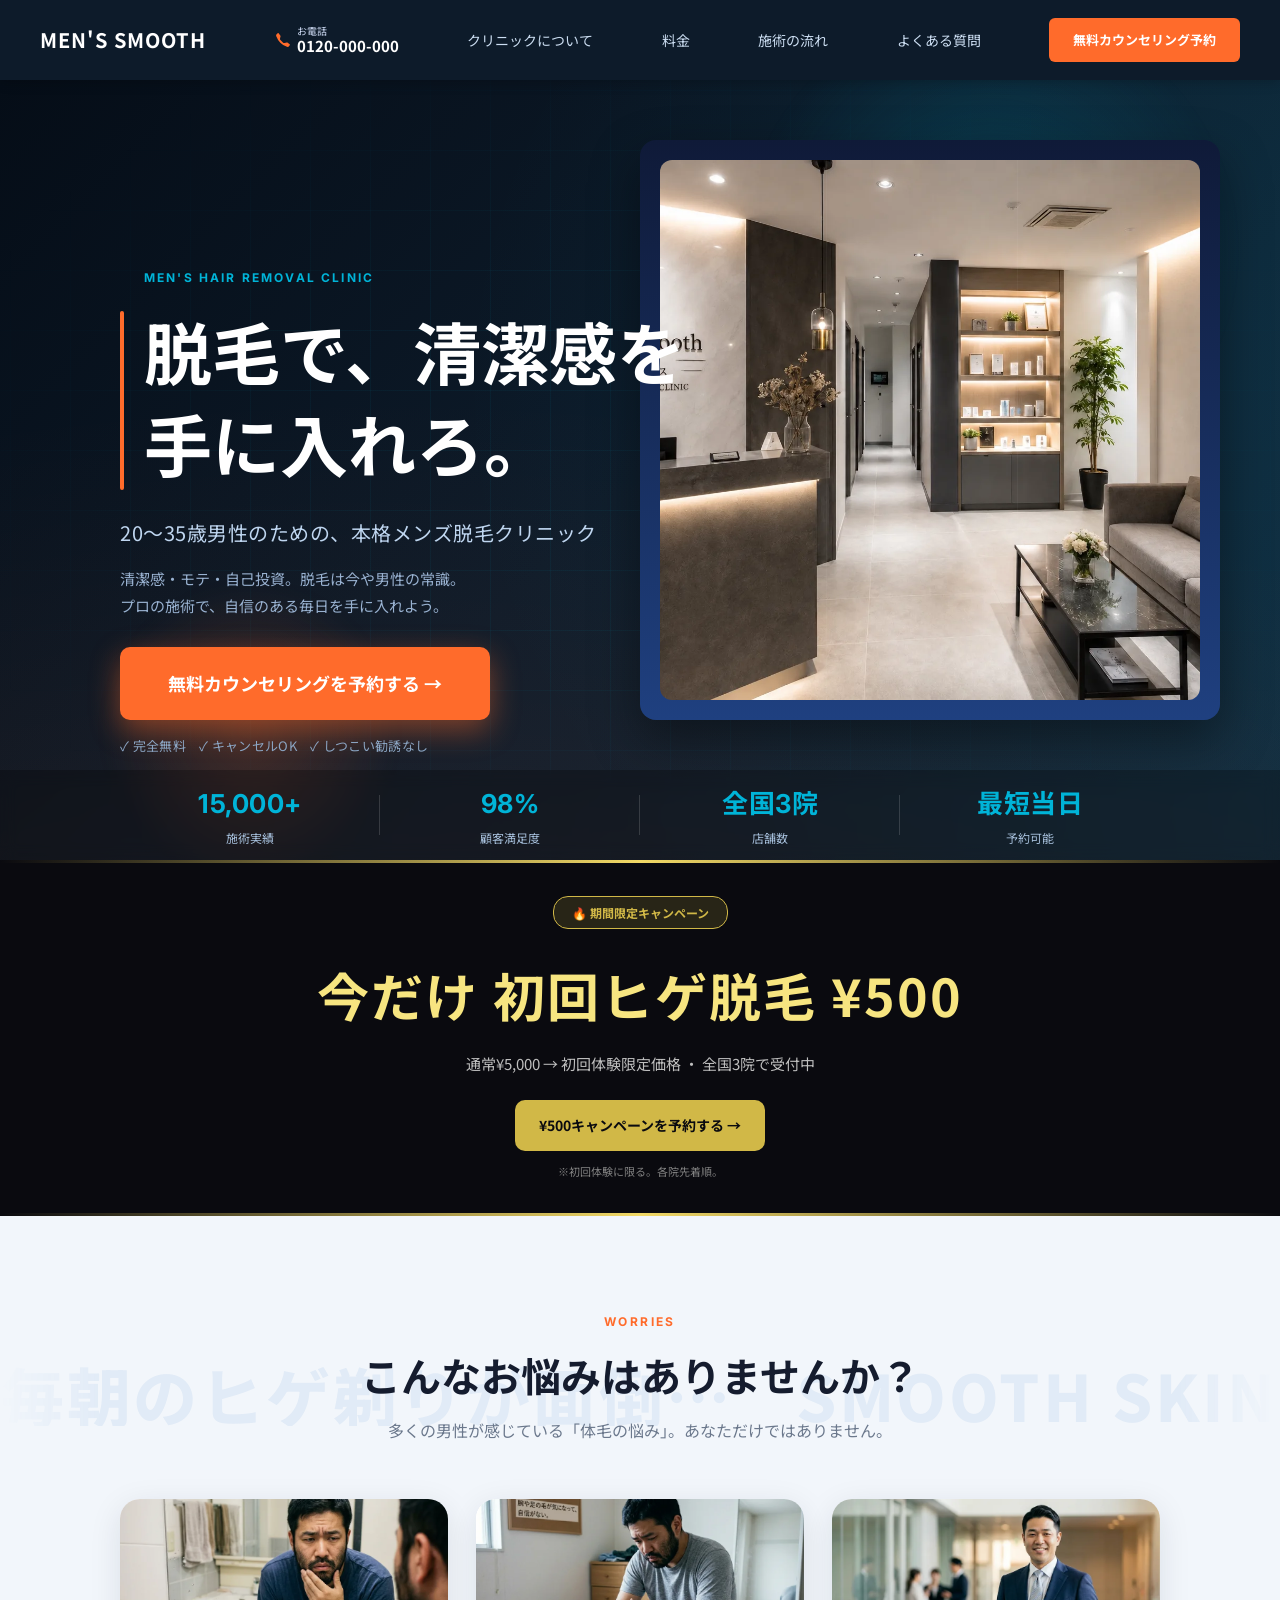
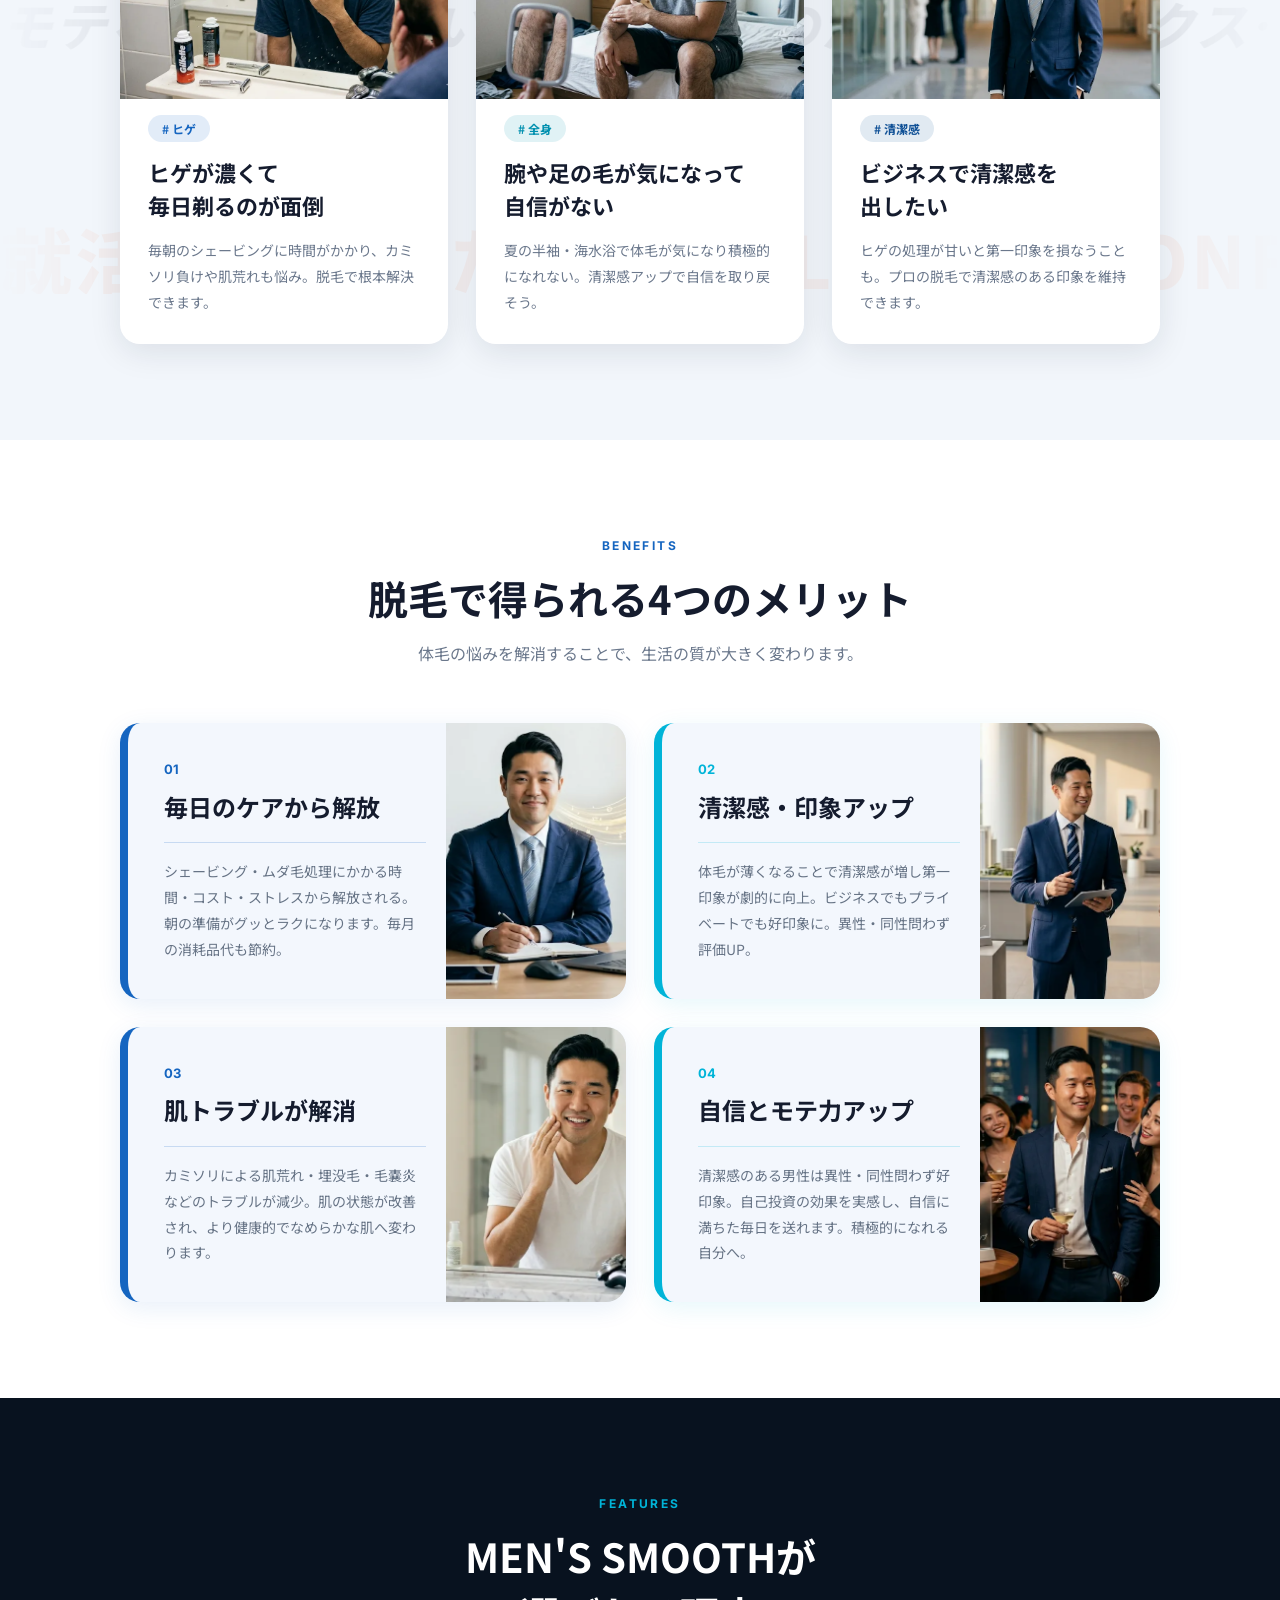
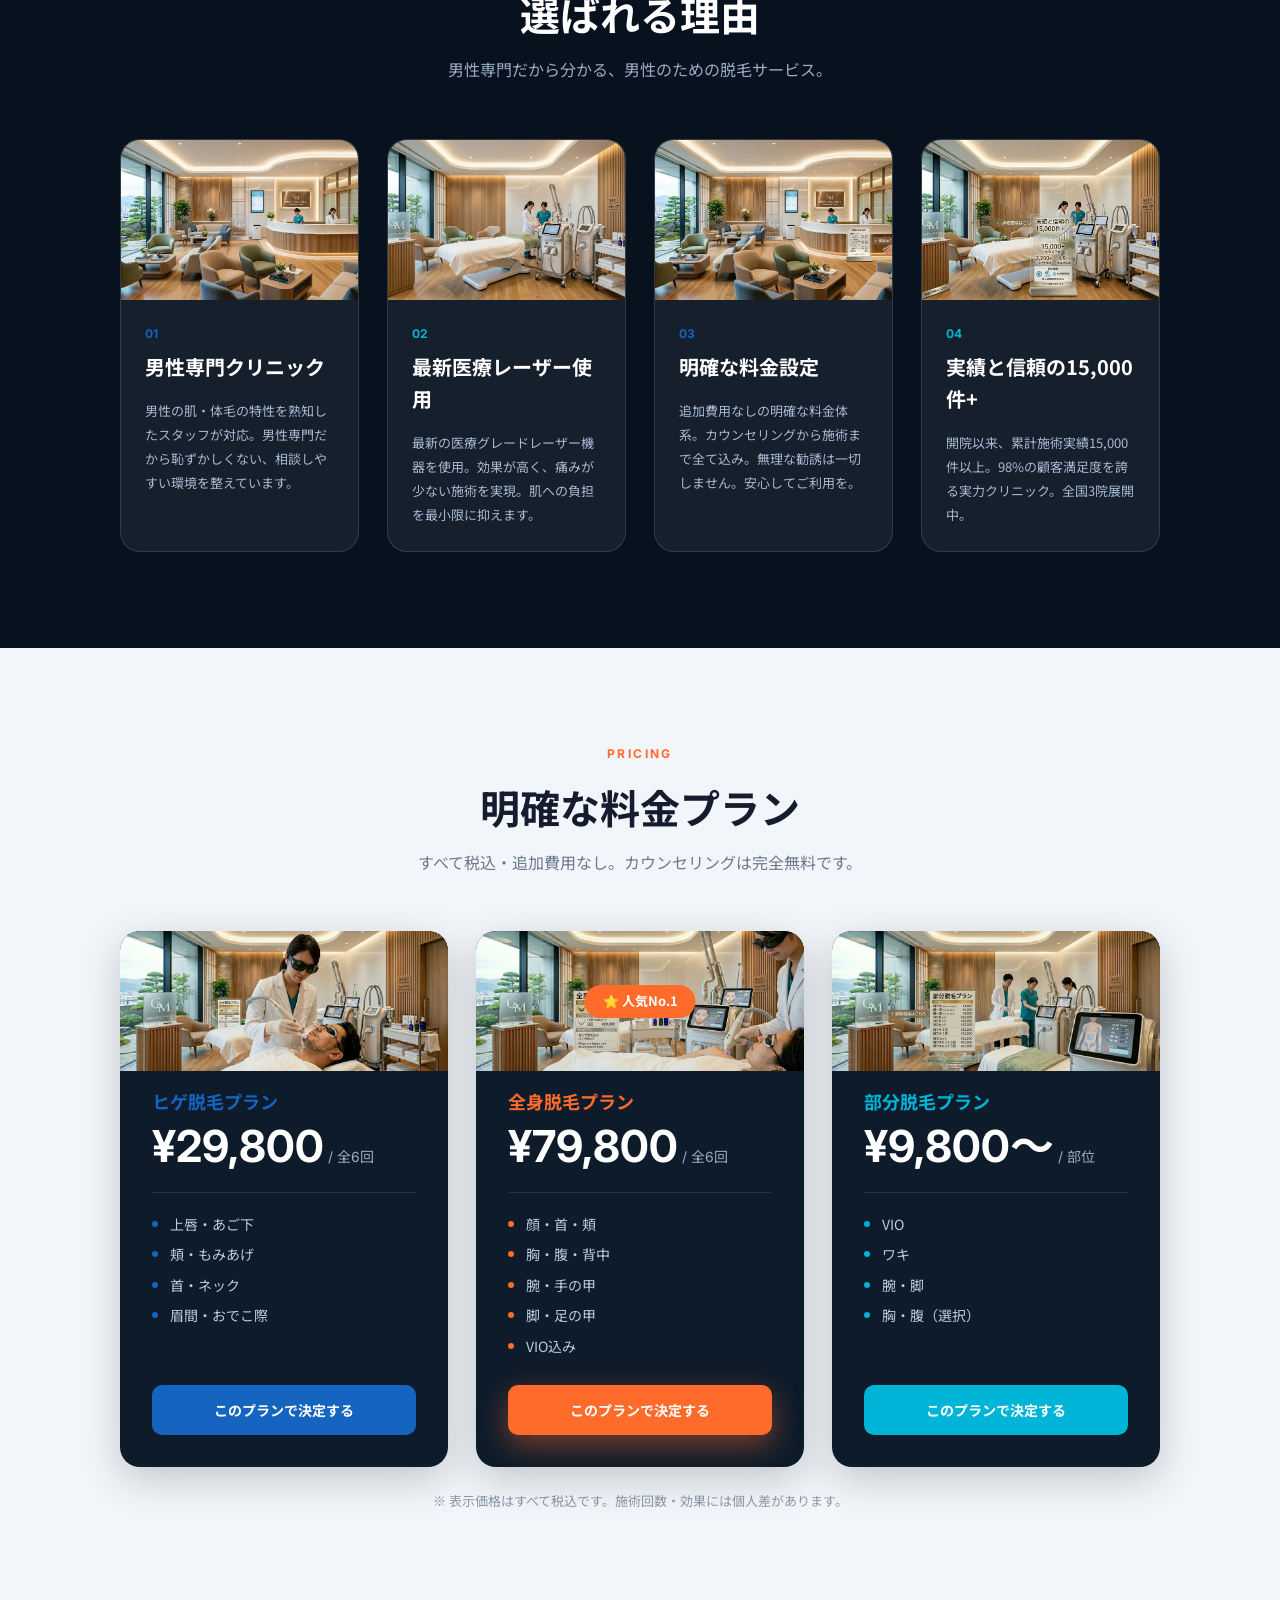
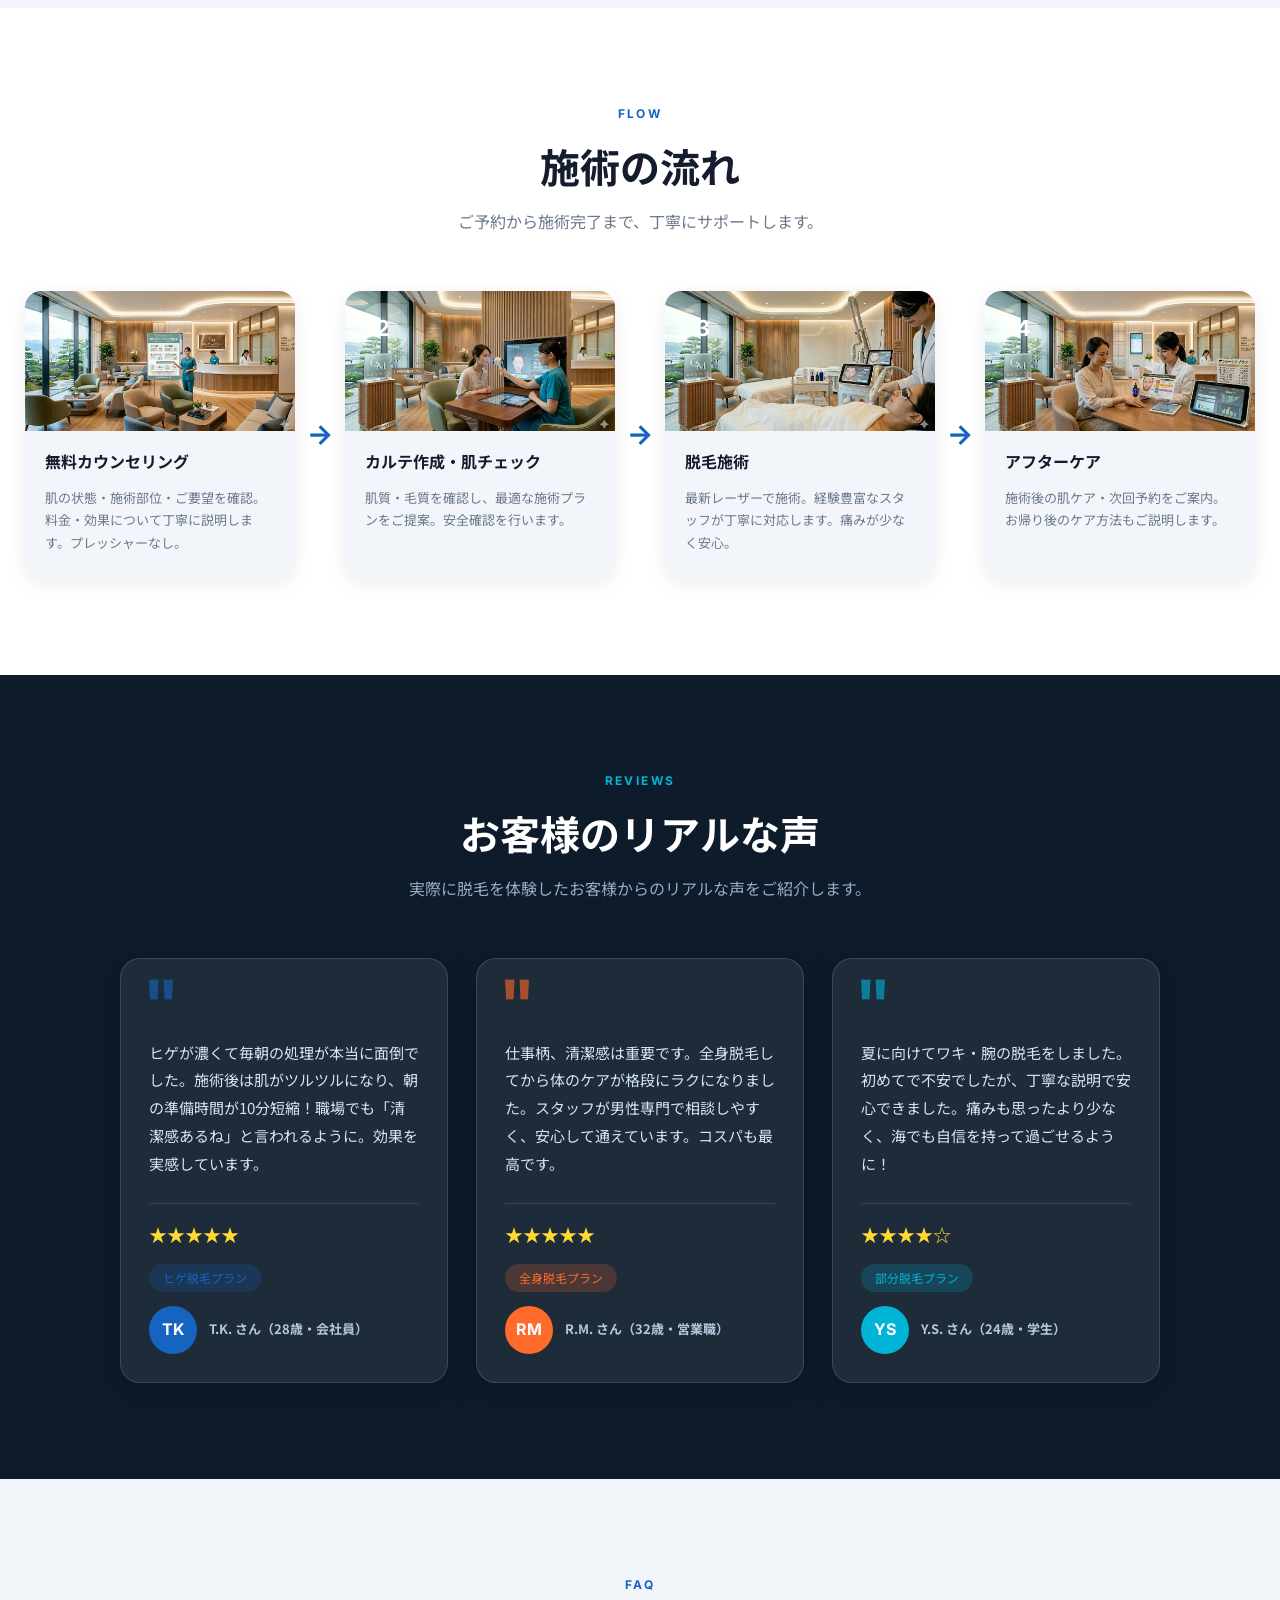
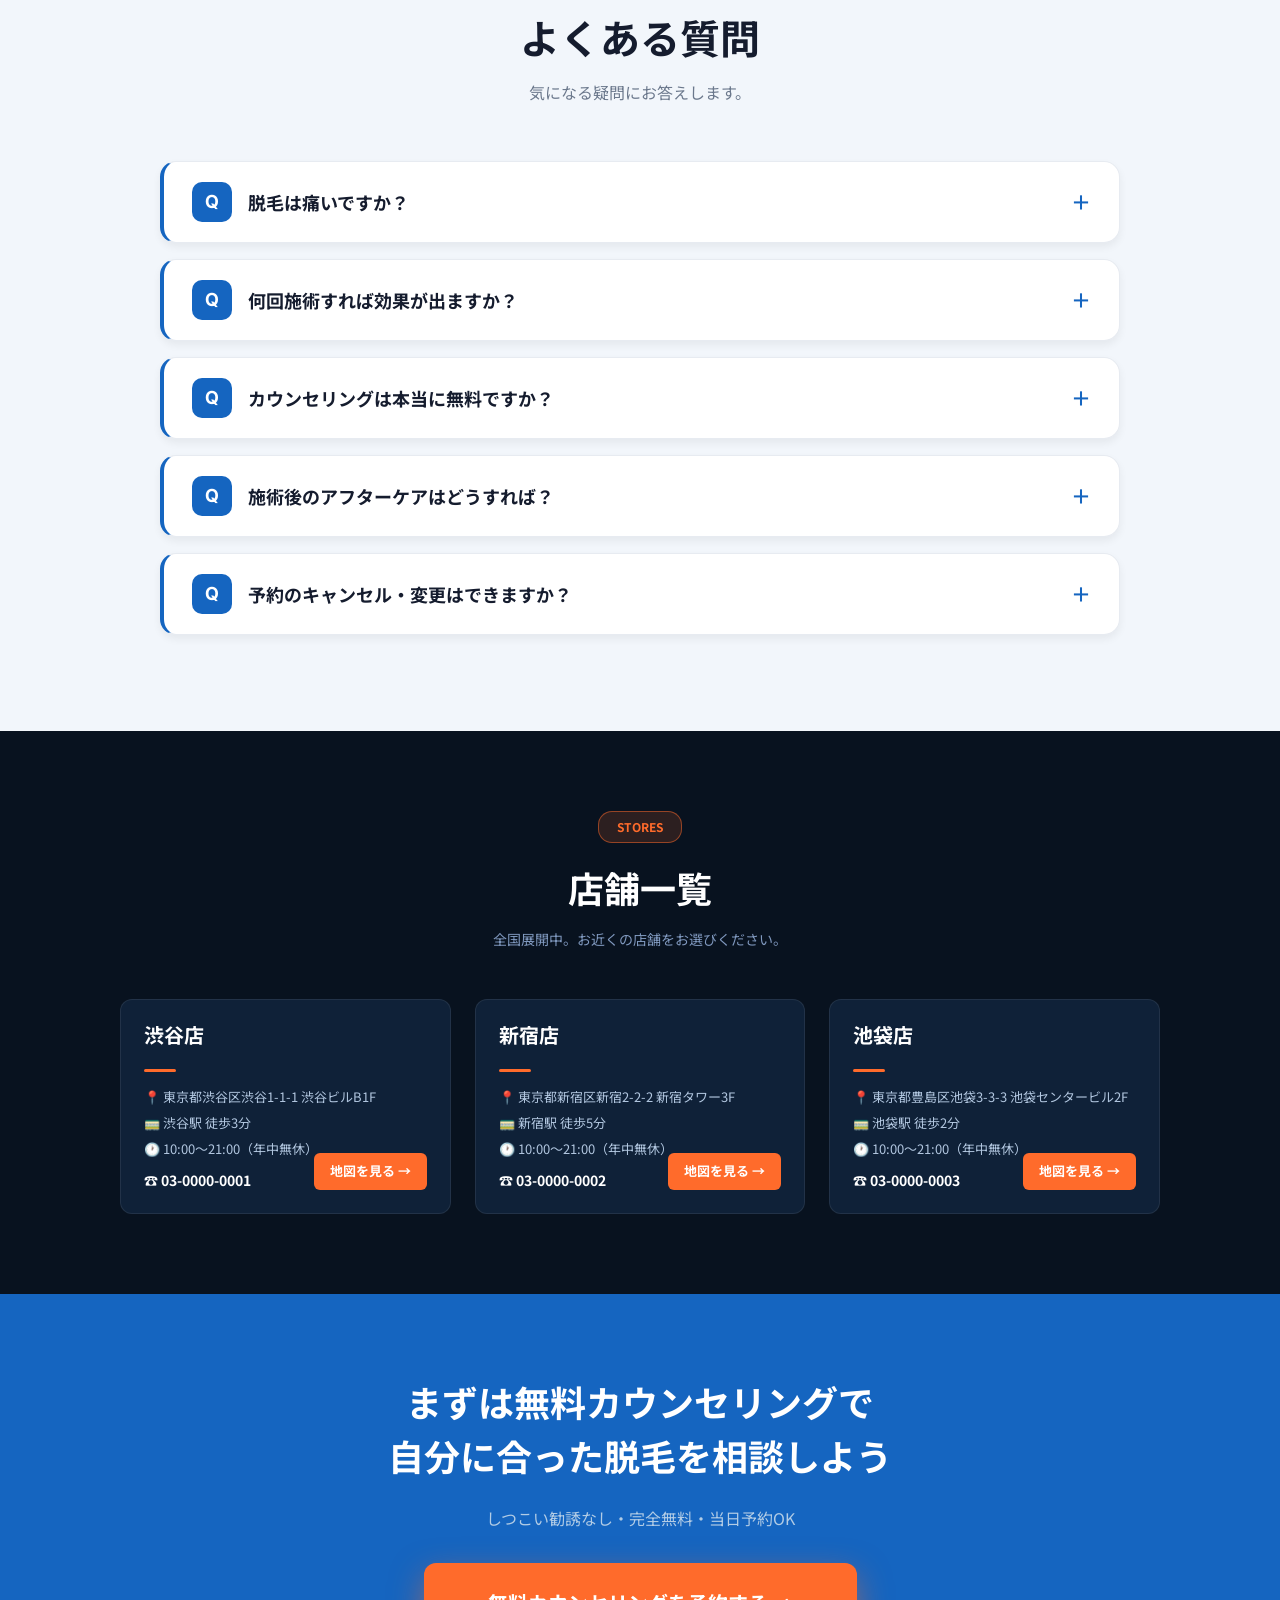
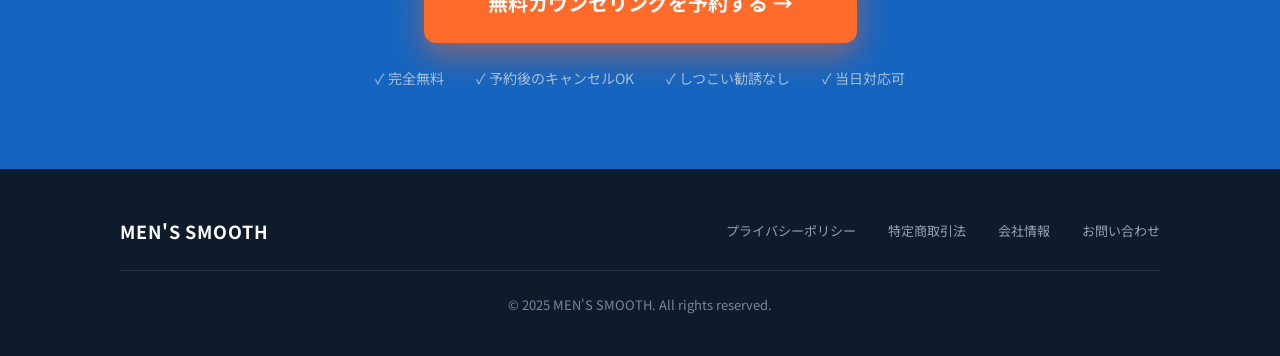
<file: index.html>
﻿<!DOCTYPE html>
<html lang="ja">
<head>
  <meta charset="UTF-8">
  <meta name="viewport" content="width=device-width, initial-scale=1.0">
  <meta name="description" content="MEN'S SMOOTH（メンズスムース）は20〜35歳男性のための本格メンズ脱毛クリニック。全国3院、施術実績15,000件以上。今だけ初回ヒゲ脱毛¥500キャンペーン実施中。">
  <meta name="format-detection" content="telephone=no">
  <title>MEN'S SMOOTH - 脱毛で、清潔感を手に入れろ。男性専門脱毛クリニック</title>
  <link rel="preconnect" href="https://fonts.googleapis.com">
  <link rel="preconnect" href="https://fonts.gstatic.com" crossorigin>
  <link href="https://fonts.googleapis.com/css2?family=Inter:wght@400;700;800&family=Noto+Sans+JP:wght@400;500;700;900&display=swap" rel="stylesheet">
  <link rel="stylesheet" href="./css/styles.css">
</head>
<body>

  <!-- ===== Header ===== -->
  <header class="header">
    <div class="header__inner">
      <a href="./index.html" class="header__logo">MEN'S SMOOTH</a>

      <a href="tel:0120000000" class="header__tel" aria-label="電話で問い合わせ">
        <svg class="header__tel-icon" viewBox="0 0 16 16" aria-hidden="true">
          <path d="M3.654 1.328a.678.678 0 0 0-1.015-.063L1.605 2.3c-.483.484-.661 1.169-.45 1.77a17.6 17.6 0 0 0 4.168 6.608 17.6 17.6 0 0 0 6.608 4.168c.601.211 1.286.033 1.77-.45l1.034-1.034a.678.678 0 0 0-.063-1.015l-2.307-1.794a.68.68 0 0 0-.58-.122l-2.19.547a1.75 1.75 0 0 1-1.657-.459L5.482 8.062a1.75 1.75 0 0 1-.46-1.657l.548-2.19a.68.68 0 0 0-.122-.58z"/>
        </svg>
        <span class="header__tel-text">
          <span class="header__tel-label">お電話</span>
          <span class="header__tel-num">0120-000-000</span>
        </span>
      </a>

      <nav class="header__nav" aria-label="グローバルナビゲーション">
        <a href="#feature" class="header__nav-link">クリニックについて</a>
        <a href="#price" class="header__nav-link">料金</a>
        <a href="#flow" class="header__nav-link">施術の流れ</a>
        <a href="#faq" class="header__nav-link">よくある質問</a>
      </nav>

      <a href="./reservation-counseling.html" class="btn btn--primary header__cta is-pc">無料カウンセリング予約</a>
      <a href="./reservation-counseling.html" class="btn btn--primary header__cta is-sp">無料予約</a>

      <button type="button" class="header__hamburger js-hamburger" aria-label="メニューを開く" aria-expanded="false">
        <span class="header__hamburger-line"></span>
        <span class="header__hamburger-line"></span>
        <span class="header__hamburger-line"></span>
      </button>
    </div>
  </header>

  <!-- SP用：電話番号ストリップ -->
  <div class="header__sp-tel">
    <a href="tel:0120000000">
      <svg class="header__sp-tel-icon" viewBox="0 0 16 16" aria-hidden="true">
        <path d="M3.654 1.328a.678.678 0 0 0-1.015-.063L1.605 2.3c-.483.484-.661 1.169-.45 1.77a17.6 17.6 0 0 0 4.168 6.608 17.6 17.6 0 0 0 6.608 4.168c.601.211 1.286.033 1.77-.45l1.034-1.034a.678.678 0 0 0-.063-1.015l-2.307-1.794a.68.68 0 0 0-.58-.122l-2.19.547a1.75 1.75 0 0 1-1.657-.459L5.482 8.062a1.75 1.75 0 0 1-.46-1.657l.548-2.19a.68.68 0 0 0-.122-.58z"/>
      </svg>
      0120-000-000
    </a>
  </div>

  <!-- SP ドロワーメニュー -->
  <div class="sp-drawer js-drawer" aria-hidden="true">
    <nav class="sp-drawer__nav">
      <a href="#feature" class="sp-drawer__link">クリニックについて</a>
      <a href="#price" class="sp-drawer__link">料金</a>
      <a href="#flow" class="sp-drawer__link">施術の流れ</a>
      <a href="#faq" class="sp-drawer__link">よくある質問</a>
      <a href="#stores" class="sp-drawer__link">店舗一覧</a>
      <a href="./reservation-counseling.html" class="btn btn--primary sp-drawer__cta">無料カウンセリング予約</a>
    </nav>
  </div>

  <main>

    <!-- ===== FV ===== -->
    <section class="fv" id="fv">
      <div class="fv__inner">
        <span class="fv__decoration fv__decoration--1" aria-hidden="true"></span>
        <span class="fv__decoration fv__decoration--2" aria-hidden="true"></span>

        <div class="fv__content">
          <span class="fv__label">MEN'S HAIR REMOVAL CLINIC</span>

          <div class="fv__heading-wrap">
            <!-- is-pc / is-sp で改行位置を出し分け。同一テキストを2つ用意するのが目的 -->
            <h1 class="fv__heading"><span class="is-pc">脱毛で、清潔感を<br>手に入れろ。</span><span class="is-sp">脱毛で、<br>清潔感を<br>手に入れろ。</span></h1>
          </div>

          <p class="fv__sub"><span class="is-pc">20〜35歳男性のための、本格メンズ脱毛クリニック</span><span class="is-sp">20〜35歳男性のための<br>本格メンズ脱毛クリニック</span></p>

          <p class="fv__desc">清潔感・モテ・自己投資。脱毛は今や男性の常識。<br>プロの施術で、自信のある毎日を手に入れよう。</p>

          <p class="fv__cta-row is-pc"><a href="./reservation-counseling.html" class="btn btn--primary btn--lg">無料カウンセリングを予約する →</a></p>
          <p class="fv__notes is-pc">✓ 完全無料　✓ キャンセルOK　✓ しつこい勧誘なし</p>
        </div>

        <!--
          FVヒーロー画像：LCP対象のため loading="eager" fetchpriority="high" でブラウザの優先読み込みを指示。
          <picture> でSP用に小さい画像を出し分け（通信量削減）。
        -->
        <figure class="fv__hero">
          <picture>
            <source media="(max-width: 768px)" srcset="./images/fv-hero-sp.webp">
            <img src="./images/fv-hero.webp" alt="メンズスムースのメインビジュアル" loading="eager" fetchpriority="high">
          </picture>
        </figure>

        <p class="fv__cta-row is-sp"><a href="./reservation-counseling.html" class="btn btn--primary">無料カウンセリングを予約する</a></p>
        <p class="fv__notes is-sp">✓ 完全無料　✓ キャンセルOK　✓ 勧誘なし</p>

        <div class="fv__stats" aria-label="クリニック実績">
          <div class="fv__stat">
            <div class="fv__stat-num">15,000+</div>
            <div class="fv__stat-label">施術実績</div>
          </div>
          <div class="fv__stat">
            <div class="fv__stat-num">98%</div>
            <div class="fv__stat-label"><span class="is-pc">顧客満足度</span><span class="is-sp">満足度</span></div>
          </div>
          <div class="fv__stat">
            <div class="fv__stat-num">全国3院</div>
            <div class="fv__stat-label">店舗数</div>
          </div>
          <!-- fv__stat--hide-sp：SP では3項目に絞るためこの項目だけ非表示 -->
          <div class="fv__stat fv__stat--hide-sp">
            <div class="fv__stat-num">最短当日</div>
            <div class="fv__stat-label">予約可能</div>
          </div>
        </div>
      </div>
    </section>

    <!-- ===== Campaign ===== -->
    <section class="campaign" id="campaign" aria-label="キャンペーン">
      <span class="campaign__badge">🔥 期間限定キャンペーン</span>
      <h2 class="campaign__title"><span class="campaign__pre is-sp">今だけ</span><span class="is-pc">今だけ </span>初回ヒゲ脱毛 ¥500</h2>
      <p class="campaign__sub">通常¥5,000 → 初回体験限定価格 ・ 全国3院で受付中</p>
      <p class="campaign__cta"><a href="./reservation-campaign.html" class="btn btn--gold btn--md">¥500キャンペーンを予約する →</a></p>
      <p class="campaign__note">※初回体験に限る。各院先着順。</p>
    </section>

    <!-- ===== Nayami ===== -->
    <section class="section nayami" id="nayami">
      <!--
        背景マーキー（装飾）— aria-hidden="true" でスクリーンリーダーには読まれない。
        各 .nayami__marquee-track 内のテキストは同一内容を2セット並べている。
        CSS の translateX(0→-50%) アニメーションで1セット分移動すると
        見た目上は最初の位置と同じになるため、途切れずループし続ける。
      -->
      <div class="nayami__marquee" aria-hidden="true">
        <div class="nayami__marquee-row nayami__marquee-row--1">
          <div class="nayami__marquee-track">
            <span>毎朝のヒゲ剃りが面倒…</span>
            <span>SMOOTH SKIN</span>
            <span>青ヒゲが気になる…</span>
            <span>清潔感を上げたい…</span>
            <span>CONFIDENCE</span>
            <span>カミソリ負けが痛い…</span>
            <span>毎朝のヒゲ剃りが面倒…</span>
            <span>SMOOTH SKIN</span>
            <span>青ヒゲが気になる…</span>
            <span>清潔感を上げたい…</span>
            <span>CONFIDENCE</span>
            <span>カミソリ負けが痛い…</span>
          </div>
        </div>
        <div class="nayami__marquee-row nayami__marquee-row--2">
          <div class="nayami__marquee-track">
            <span>モテる肌になりたい…</span>
            <span>毛深いのがコンプレックス…</span>
            <span>FRESH</span>
            <span>第一印象を変えたい…</span>
            <span>学割でお得に脱毛したい…</span>
            <span>モテる肌になりたい…</span>
            <span>毛深いのがコンプレックス…</span>
            <span>FRESH</span>
            <span>第一印象を変えたい…</span>
            <span>学割でお得に脱毛したい…</span>
          </div>
        </div>
        <div class="nayami__marquee-row nayami__marquee-row--3">
          <div class="nayami__marquee-track">
            <span>就活前に整えたい…</span>
            <span>CLEAN &amp; CONFIDENT</span>
            <span>肌をキレイに見せたい…</span>
            <span>毎朝のヒゲ剃りが面倒…</span>
            <span>清潔感を上げたい…</span>
            <span>就活前に整えたい…</span>
            <span>CLEAN &amp; CONFIDENT</span>
            <span>肌をキレイに見せたい…</span>
            <span>毎朝のヒゲ剃りが面倒…</span>
            <span>清潔感を上げたい…</span>
          </div>
        </div>
      </div>
      <div class="section__inner">
        <header class="section-title">
          <span class="section-title__label" style="color:#ff6b2b;">WORRIES</span>
          <h2 class="section-title__heading">こんなお悩みはありませんか？</h2>
          <p class="section-title__sub">多くの男性が感じている「体毛の悩み」。あなただけではありません。</p>
        </header>
        <div class="nayami__cards">
          <article class="nayami-card">
            <img src="./images/nayami-hige.webp" alt="ヒゲの悩み" class="nayami-card__image">
            <div class="nayami-card__body">
              <span class="nayami-card__tag"># ヒゲ</span>
              <h3 class="nayami-card__title">ヒゲが濃くて<br>毎日剃るのが面倒</h3>
              <p class="nayami-card__desc">毎朝のシェービングに時間がかかり、カミソリ負けや肌荒れも悩み。脱毛で根本解決できます。</p>
            </div>
          </article>
          <article class="nayami-card">
            <img src="./images/nayami-zenshin.webp" alt="全身の悩み" class="nayami-card__image">
            <div class="nayami-card__body">
              <span class="nayami-card__tag nayami-card__tag--cyan"># 全身</span>
              <h3 class="nayami-card__title">腕や足の毛が気になって<br>自信がない</h3>
              <p class="nayami-card__desc">夏の半袖・海水浴で体毛が気になり積極的になれない。清潔感アップで自信を取り戻そう。</p>
            </div>
          </article>
          <article class="nayami-card">
            <img src="./images/nayami-seiketsu.webp" alt="清潔感の悩み" class="nayami-card__image">
            <div class="nayami-card__body">
              <span class="nayami-card__tag nayami-card__tag--blue"># 清潔感</span>
              <h3 class="nayami-card__title">ビジネスで清潔感を<br>出したい</h3>
              <p class="nayami-card__desc">ヒゲの処理が甘いと第一印象を損なうことも。プロの脱毛で清潔感のある印象を維持できます。</p>
            </div>
          </article>
        </div>
      </div>
    </section>

    <!-- ===== Benefit ===== -->
    <section class="section benefit" id="benefit">
      <div class="section__inner">
        <header class="section-title">
          <span class="section-title__label" style="color:#1565c0;">BENEFITS</span>
          <h2 class="section-title__heading">脱毛で得られる4つのメリット</h2>
          <p class="section-title__sub">体毛の悩みを解消することで、生活の質が大きく変わります。</p>
        </header>
        <div class="benefit__cards">
          <article class="benefit-card">
            <p class="benefit-card__num">01</p>
            <h3 class="benefit-card__title">毎日のケアから解放</h3>
            <p class="benefit-card__desc">シェービング・ムダ毛処理にかかる時間・コスト・ストレスから解放される。朝の準備がグッとラクになります。毎月の消耗品代も節約。</p>
            <img src="./images/benefit-1.webp" alt="" class="benefit-card__image" aria-hidden="true">
          </article>
          <article class="benefit-card benefit-card--cyan">
            <p class="benefit-card__num">02</p>
            <h3 class="benefit-card__title">清潔感・印象アップ</h3>
            <p class="benefit-card__desc">体毛が薄くなることで清潔感が増し第一印象が劇的に向上。ビジネスでもプライベートでも好印象に。異性・同性問わず評価UP。</p>
            <img src="./images/benefit-2.webp" alt="" class="benefit-card__image" aria-hidden="true">
          </article>
          <article class="benefit-card">
            <p class="benefit-card__num">03</p>
            <h3 class="benefit-card__title">肌トラブルが解消</h3>
            <p class="benefit-card__desc">カミソリによる肌荒れ・埋没毛・毛嚢炎などのトラブルが減少。肌の状態が改善され、より健康的でなめらかな肌へ変わります。</p>
            <img src="./images/benefit-3.webp" alt="" class="benefit-card__image" aria-hidden="true">
          </article>
          <article class="benefit-card benefit-card--cyan">
            <p class="benefit-card__num">04</p>
            <h3 class="benefit-card__title">自信とモテ力アップ</h3>
            <p class="benefit-card__desc">清潔感のある男性は異性・同性問わず好印象。自己投資の効果を実感し、自信に満ちた毎日を送れます。積極的になれる自分へ。</p>
            <img src="./images/benefit-4.webp" alt="" class="benefit-card__image" aria-hidden="true">
          </article>
        </div>
      </div>
    </section>

    <!-- ===== Feature ===== -->
    <section class="section feature" id="feature">
      <div class="section__inner">
        <header class="section-title section-title--light">
          <span class="section-title__label" style="color:#00b4d8;">FEATURES</span>
          <h2 class="section-title__heading">MEN'S SMOOTHが<br>選ばれる理由</h2>
          <p class="section-title__sub">男性専門だから分かる、男性のための脱毛サービス。</p>
        </header>
        <div class="feature__cards">
          <article class="feature-card">
            <img src="./images/feature-1.webp" alt="" class="feature-card__image" aria-hidden="true">
            <div class="feature-card__body">
              <p class="feature-card__num">01</p>
              <h3 class="feature-card__title">男性専門クリニック</h3>
              <p class="feature-card__desc">男性の肌・体毛の特性を熟知したスタッフが対応。男性専門だから恥ずかしくない、相談しやすい環境を整えています。</p>
            </div>
          </article>
          <article class="feature-card">
            <img src="./images/feature-2.webp" alt="" class="feature-card__image" aria-hidden="true">
            <div class="feature-card__body">
              <p class="feature-card__num">02</p>
              <h3 class="feature-card__title">最新医療レーザー使用</h3>
              <p class="feature-card__desc">最新の医療グレードレーザー機器を使用。効果が高く、痛みが少ない施術を実現。肌への負担を最小限に抑えます。</p>
            </div>
          </article>
          <article class="feature-card">
            <img src="./images/feature-3.webp" alt="" class="feature-card__image" aria-hidden="true">
            <div class="feature-card__body">
              <p class="feature-card__num">03</p>
              <h3 class="feature-card__title">明確な料金設定</h3>
              <p class="feature-card__desc">追加費用なしの明確な料金体系。カウンセリングから施術まで全て込み。無理な勧誘は一切しません。安心してご利用を。</p>
            </div>
          </article>
          <article class="feature-card">
            <img src="./images/feature-4.webp" alt="" class="feature-card__image" aria-hidden="true">
            <div class="feature-card__body">
              <p class="feature-card__num">04</p>
              <h3 class="feature-card__title">実績と信頼の15,000件+</h3>
              <p class="feature-card__desc">開院以来、累計施術実績15,000件以上。98%の顧客満足度を誇る実力クリニック。全国3院展開中。</p>
            </div>
          </article>
        </div>
      </div>
    </section>

    <!-- ===== Price ===== -->
    <section class="section price" id="price">
      <div class="section__inner">
        <header class="section-title">
          <span class="section-title__label" style="color:#ff6b2b;">PRICING</span>
          <h2 class="section-title__heading">明確な料金プラン</h2>
          <p class="section-title__sub">すべて税込・追加費用なし。カウンセリングは完全無料です。</p>
        </header>
        <div class="price__cards">
          <article class="price-card">
            <img src="./images/price-hige.webp" alt="" class="price-card__image" aria-hidden="true">
            <div class="price-card__body">
              <h3 class="price-card__name">ヒゲ脱毛プラン</h3>
              <p class="price-card__price">¥29,800<span class="price-card__price-unit">/ 全6回</span></p>
              <div class="price-card__divider"></div>
              <ul class="price-card__list">
                <li>上唇・あご下</li>
                <li>頬・もみあげ</li>
                <li>首・ネック</li>
                <li>眉間・おでこ際</li>
              </ul>
              <a href="./reservation-plan.html?plan=hige" class="btn btn--secondary btn--md btn--block">このプランで決定する</a>
            </div>
          </article>
          <article class="price-card price-card--popular">
            <img src="./images/price-zenshin.webp" alt="" class="price-card__image" aria-hidden="true">
            <span class="price-card__badge">⭐ 人気No.1</span>
            <div class="price-card__body">
              <h3 class="price-card__name">全身脱毛プラン</h3>
              <p class="price-card__price">¥79,800<span class="price-card__price-unit">/ 全6回</span></p>
              <div class="price-card__divider"></div>
              <ul class="price-card__list">
                <li>顔・首・頬</li>
                <li>胸・腹・背中</li>
                <li>腕・手の甲</li>
                <li>脚・足の甲</li>
                <li>VIO込み</li>
              </ul>
              <a href="./reservation-plan.html?plan=zenshin" class="btn btn--primary btn--md btn--block">このプランで決定する</a>
            </div>
          </article>
          <article class="price-card price-card--bubun">
            <img src="./images/price-bubun.webp" alt="" class="price-card__image" aria-hidden="true">
            <div class="price-card__body">
              <h3 class="price-card__name">部分脱毛プラン</h3>
              <p class="price-card__price">¥9,800〜<span class="price-card__price-unit">/ 部位</span></p>
              <div class="price-card__divider"></div>
              <ul class="price-card__list">
                <li>VIO</li>
                <li>ワキ</li>
                <li>腕・脚</li>
                <li>胸・腹（選択）</li>
              </ul>
              <a href="./reservation-plan.html?plan=bubun" class="btn btn--cyan btn--md btn--block">このプランで決定する</a>
            </div>
          </article>
        </div>
        <p class="price__note">※ 表示価格はすべて税込です。施術回数・効果には個人差があります。</p>
      </div>
    </section>

    <!-- ===== Flow ===== -->
    <section class="section flow" id="flow">
      <div class="section__inner">
        <header class="section-title">
          <span class="section-title__label" style="color:#1565c0;">FLOW</span>
          <h2 class="section-title__heading">施術の流れ</h2>
          <p class="section-title__sub">ご予約から施術完了まで、丁寧にサポートします。</p>
        </header>
        <ol class="flow__steps">
          <li class="flow-step">
            <img src="./images/flow-1.webp" alt="" class="flow-step__image" aria-hidden="true">
            <span class="flow-step__num">1</span>
            <div class="flow-step__body">
              <h3 class="flow-step__title">無料カウンセリング</h3>
              <p class="flow-step__desc">肌の状態・施術部位・ご要望を確認。料金・効果について丁寧に説明します。プレッシャーなし。</p>
            </div>
          </li>
          <li class="flow__arrow" aria-hidden="true">→</li>
          <li class="flow-step">
            <img src="./images/flow-2.webp" alt="" class="flow-step__image" aria-hidden="true">
            <span class="flow-step__num">2</span>
            <div class="flow-step__body">
              <h3 class="flow-step__title">カルテ作成・肌チェック</h3>
              <p class="flow-step__desc">肌質・毛質を確認し、最適な施術プランをご提案。安全確認を行います。</p>
            </div>
          </li>
          <li class="flow__arrow" aria-hidden="true">→</li>
          <li class="flow-step">
            <img src="./images/flow-3.webp" alt="" class="flow-step__image" aria-hidden="true">
            <span class="flow-step__num">3</span>
            <div class="flow-step__body">
              <h3 class="flow-step__title">脱毛施術</h3>
              <p class="flow-step__desc">最新レーザーで施術。経験豊富なスタッフが丁寧に対応します。痛みが少なく安心。</p>
            </div>
          </li>
          <li class="flow__arrow" aria-hidden="true">→</li>
          <li class="flow-step">
            <img src="./images/flow-4.webp" alt="" class="flow-step__image" aria-hidden="true">
            <span class="flow-step__num">4</span>
            <div class="flow-step__body">
              <h3 class="flow-step__title">アフターケア</h3>
              <p class="flow-step__desc">施術後の肌ケア・次回予約をご案内。お帰り後のケア方法もご説明します。</p>
            </div>
          </li>
        </ol>
      </div>
    </section>

    <!-- ===== Testimonials ===== -->
    <section class="section testimonials" id="testimonials">
      <div class="section__inner">
        <header class="section-title section-title--light">
          <span class="section-title__label" style="color:#00b4d8;">REVIEWS</span>
          <h2 class="section-title__heading">お客様のリアルな声</h2>
          <p class="section-title__sub">実際に脱毛を体験したお客様からのリアルな声をご紹介します。</p>
        </header>
        <div class="testimonials__cards">
          <article class="review-card">
            <span class="review-card__quote" aria-hidden="true">"</span>
            <p class="review-card__text">ヒゲが濃くて毎朝の処理が本当に面倒でした。施術後は肌がツルツルになり、朝の準備時間が10分短縮！職場でも「清潔感あるね」と言われるように。効果を実感しています。</p>
            <div class="review-card__divider"></div>
            <p class="review-card__rating" aria-label="5つ星評価">★★★★★</p>
            <span class="review-card__plan">ヒゲ脱毛プラン</span>
            <div class="review-card__user">
              <span class="review-card__avatar" aria-hidden="true">TK</span>
              <span class="review-card__name">T.K. さん（28歳・会社員）</span>
            </div>
          </article>
          <article class="review-card review-card--orange">
            <span class="review-card__quote" aria-hidden="true">"</span>
            <p class="review-card__text">仕事柄、清潔感は重要です。全身脱毛してから体のケアが格段にラクになりました。スタッフが男性専門で相談しやすく、安心して通えています。コスパも最高です。</p>
            <div class="review-card__divider"></div>
            <p class="review-card__rating" aria-label="5つ星評価">★★★★★</p>
            <span class="review-card__plan">全身脱毛プラン</span>
            <div class="review-card__user">
              <span class="review-card__avatar" aria-hidden="true">RM</span>
              <span class="review-card__name">R.M. さん（32歳・営業職）</span>
            </div>
          </article>
          <article class="review-card review-card--cyan">
            <span class="review-card__quote" aria-hidden="true">"</span>
            <p class="review-card__text">夏に向けてワキ・腕の脱毛をしました。初めてで不安でしたが、丁寧な説明で安心できました。痛みも思ったより少なく、海でも自信を持って過ごせるように！</p>
            <div class="review-card__divider"></div>
            <p class="review-card__rating" aria-label="4つ星評価">★★★★☆</p>
            <span class="review-card__plan">部分脱毛プラン</span>
            <div class="review-card__user">
              <span class="review-card__avatar" aria-hidden="true">YS</span>
              <span class="review-card__name">Y.S. さん（24歳・学生）</span>
            </div>
          </article>
        </div>
      </div>
    </section>

    <!-- ===== FAQ ===== -->
    <section class="section faq" id="faq">
      <div class="section__inner">
        <header class="section-title">
          <span class="section-title__label" style="color:#1565c0;">FAQ</span>
          <h2 class="section-title__heading">よくある質問</h2>
          <p class="section-title__sub">気になる疑問にお答えします。</p>
        </header>
        <div class="faq__list">
          <article class="faq-item">
            <button type="button" class="faq-item__question js-faq-question" aria-expanded="false">
              <span class="faq-item__icon" aria-hidden="true">Q</span>
              <span class="faq-item__qtext">脱毛は痛いですか？</span>
              <span class="faq-item__toggle" aria-hidden="true">＋</span>
            </button>
            <div class="faq-item__answer">
              <div class="faq-item__answer-inner">
                <span class="faq-item__icon faq-item__icon--a" aria-hidden="true">A</span>
                <p class="faq-item__atext">最新の医療グレードレーザーを使用しており、痛みは最小限です。施術部位や毛質によって多少の違いはありますが、多くのお客様が「思ったより痛くなかった」とおっしゃっています。ご不安な方にはテスト照射を行いますのでご安心ください。</p>
              </div>
            </div>
          </article>
          <article class="faq-item">
            <button type="button" class="faq-item__question js-faq-question" aria-expanded="false">
              <span class="faq-item__icon" aria-hidden="true">Q</span>
              <span class="faq-item__qtext">何回施術すれば効果が出ますか？</span>
              <span class="faq-item__toggle" aria-hidden="true">＋</span>
            </button>
            <div class="faq-item__answer">
              <div class="faq-item__answer-inner">
                <span class="faq-item__icon faq-item__icon--a" aria-hidden="true">A</span>
                <p class="faq-item__atext">個人差はありますが、一般的に5〜8回程度で効果を実感いただけます。ヒゲは毛が太く濃いため、他の部位より多く回数が必要な場合があります。担当スタッフが個別にご相談に応じます。</p>
              </div>
            </div>
          </article>
          <article class="faq-item">
            <button type="button" class="faq-item__question js-faq-question" aria-expanded="false">
              <span class="faq-item__icon" aria-hidden="true">Q</span>
              <span class="faq-item__qtext">カウンセリングは本当に無料ですか？</span>
              <span class="faq-item__toggle" aria-hidden="true">＋</span>
            </button>
            <div class="faq-item__answer">
              <div class="faq-item__answer-inner">
                <span class="faq-item__icon faq-item__icon--a" aria-hidden="true">A</span>
                <p class="faq-item__atext">はい、カウンセリングは完全無料です。施術の強制や、しつこい勧誘は一切行いません。疑問点や不安な点を何でもご相談ください。予約後のキャンセルも無料で承っています。</p>
              </div>
            </div>
          </article>
          <article class="faq-item">
            <button type="button" class="faq-item__question js-faq-question" aria-expanded="false">
              <span class="faq-item__icon" aria-hidden="true">Q</span>
              <span class="faq-item__qtext">施術後のアフターケアはどうすれば？</span>
              <span class="faq-item__toggle" aria-hidden="true">＋</span>
            </button>
            <div class="faq-item__answer">
              <div class="faq-item__answer-inner">
                <span class="faq-item__icon faq-item__icon--a" aria-hidden="true">A</span>
                <p class="faq-item__atext">施術後は紫外線対策と保湿が重要です。詳しいアフターケア方法は施術後にスタッフから説明があります。専用の保湿クリームを無料でご提供しています。気になる点があればいつでもLINEでお問い合わせください。</p>
              </div>
            </div>
          </article>
          <article class="faq-item">
            <button type="button" class="faq-item__question js-faq-question" aria-expanded="false">
              <span class="faq-item__icon" aria-hidden="true">Q</span>
              <span class="faq-item__qtext">予約のキャンセル・変更はできますか？</span>
              <span class="faq-item__toggle" aria-hidden="true">＋</span>
            </button>
            <div class="faq-item__answer">
              <div class="faq-item__answer-inner">
                <span class="faq-item__icon faq-item__icon--a" aria-hidden="true">A</span>
                <p class="faq-item__atext">前日までのご連絡であればキャンセル・変更が可能です（無料）。当日キャンセルはキャンセル料が発生する場合があります。オンラインでも簡単に変更できますので、お気軽にご連絡ください。</p>
              </div>
            </div>
          </article>
        </div>
      </div>
    </section>

    <!-- ===== Stores ===== -->
    <section class="stores" id="stores">
      <div class="stores__inner">
        <span class="stores__label">STORES</span>
        <h2 class="stores__heading">店舗一覧</h2>
        <p class="stores__sub">全国展開中。お近くの店舗をお選びください。</p>
        <div class="stores__list">
          <article class="store-card">
            <h3 class="store-card__name">渋谷店</h3>
            <div class="store-card__info">
              <p>📍 東京都渋谷区渋谷1-1-1 渋谷ビルB1F</p>
              <p>🚃 渋谷駅 徒歩3分</p>
              <p>🕐 10:00〜21:00（年中無休）</p>
              <a href="tel:0300000001" class="store-card__tel">☎ 03-0000-0001</a>
            </div>
            <a href="https://www.google.com/maps?q=東京都渋谷区渋谷1-1-1" target="_blank" rel="noopener noreferrer" class="store-card__map">地図を見る →</a>
          </article>
          <article class="store-card">
            <h3 class="store-card__name">新宿店</h3>
            <div class="store-card__info">
              <p>📍 東京都新宿区新宿2-2-2 新宿タワー3F</p>
              <p>🚃 新宿駅 徒歩5分</p>
              <p>🕐 10:00〜21:00（年中無休）</p>
              <a href="tel:0300000002" class="store-card__tel">☎ 03-0000-0002</a>
            </div>
            <a href="https://www.google.com/maps?q=東京都新宿区新宿2-2-2" target="_blank" rel="noopener noreferrer" class="store-card__map">地図を見る →</a>
          </article>
          <article class="store-card">
            <h3 class="store-card__name">池袋店</h3>
            <div class="store-card__info">
              <p>📍 東京都豊島区池袋3-3-3 池袋センタービル2F</p>
              <p>🚃 池袋駅 徒歩2分</p>
              <p>🕐 10:00〜21:00（年中無休）</p>
              <a href="tel:0300000003" class="store-card__tel">☎ 03-0000-0003</a>
            </div>
            <a href="https://www.google.com/maps?q=東京都豊島区池袋3-3-3" target="_blank" rel="noopener noreferrer" class="store-card__map">地図を見る →</a>
          </article>
        </div>
      </div>
    </section>

    <!-- ===== Bottom CTA ===== -->
    <section class="cta" id="cta-bottom">
      <div class="cta__inner">
        <h2 class="cta__heading">まずは無料カウンセリングで<br>自分に合った脱毛を相談しよう</h2>
        <p class="cta__sub">しつこい勧誘なし・完全無料・当日予約OK</p>
        <a href="./reservation-counseling.html" class="btn btn--primary btn--xl cta__btn">無料カウンセリングを予約する →</a>
        <ul class="cta__notes">
          <li>✓ 完全無料</li>
          <li>✓ 予約後のキャンセルOK</li>
          <li>✓ しつこい勧誘なし</li>
          <li>✓ 当日対応可</li>
        </ul>
      </div>
    </section>

  </main>

  <!-- ===== Footer ===== -->
  <footer class="footer">
    <div class="footer__inner">
      <div class="footer__top">
        <div class="footer__logo">MEN'S SMOOTH</div>
        <nav class="footer__nav" aria-label="フッターナビゲーション">
          <a href="./privacy.html" class="footer__link">プライバシーポリシー</a>
          <a href="./tokusho.html" class="footer__link">特定商取引法</a>
          <a href="./company.html" class="footer__link">会社情報</a>
          <a href="./contact.html" class="footer__link">お問い合わせ</a>
        </nav>
      </div>
      <div class="footer__divider"></div>
      <p class="footer__copy">© 2025 MEN'S SMOOTH. All rights reserved.</p>
    </div>
  </footer>

  <!-- SP限定の追従CTA。js-floating-cta を JS が監視し、FV通過後に is-visible を付与して表示する -->
  <div class="floating-cta js-floating-cta" aria-hidden="true">
    <a href="./reservation-counseling.html" class="floating-cta__btn">無料カウンセリングを予約する →</a>
  </div>

  <script src="./js/main.js" defer></script>
</body>
</html>
</file>
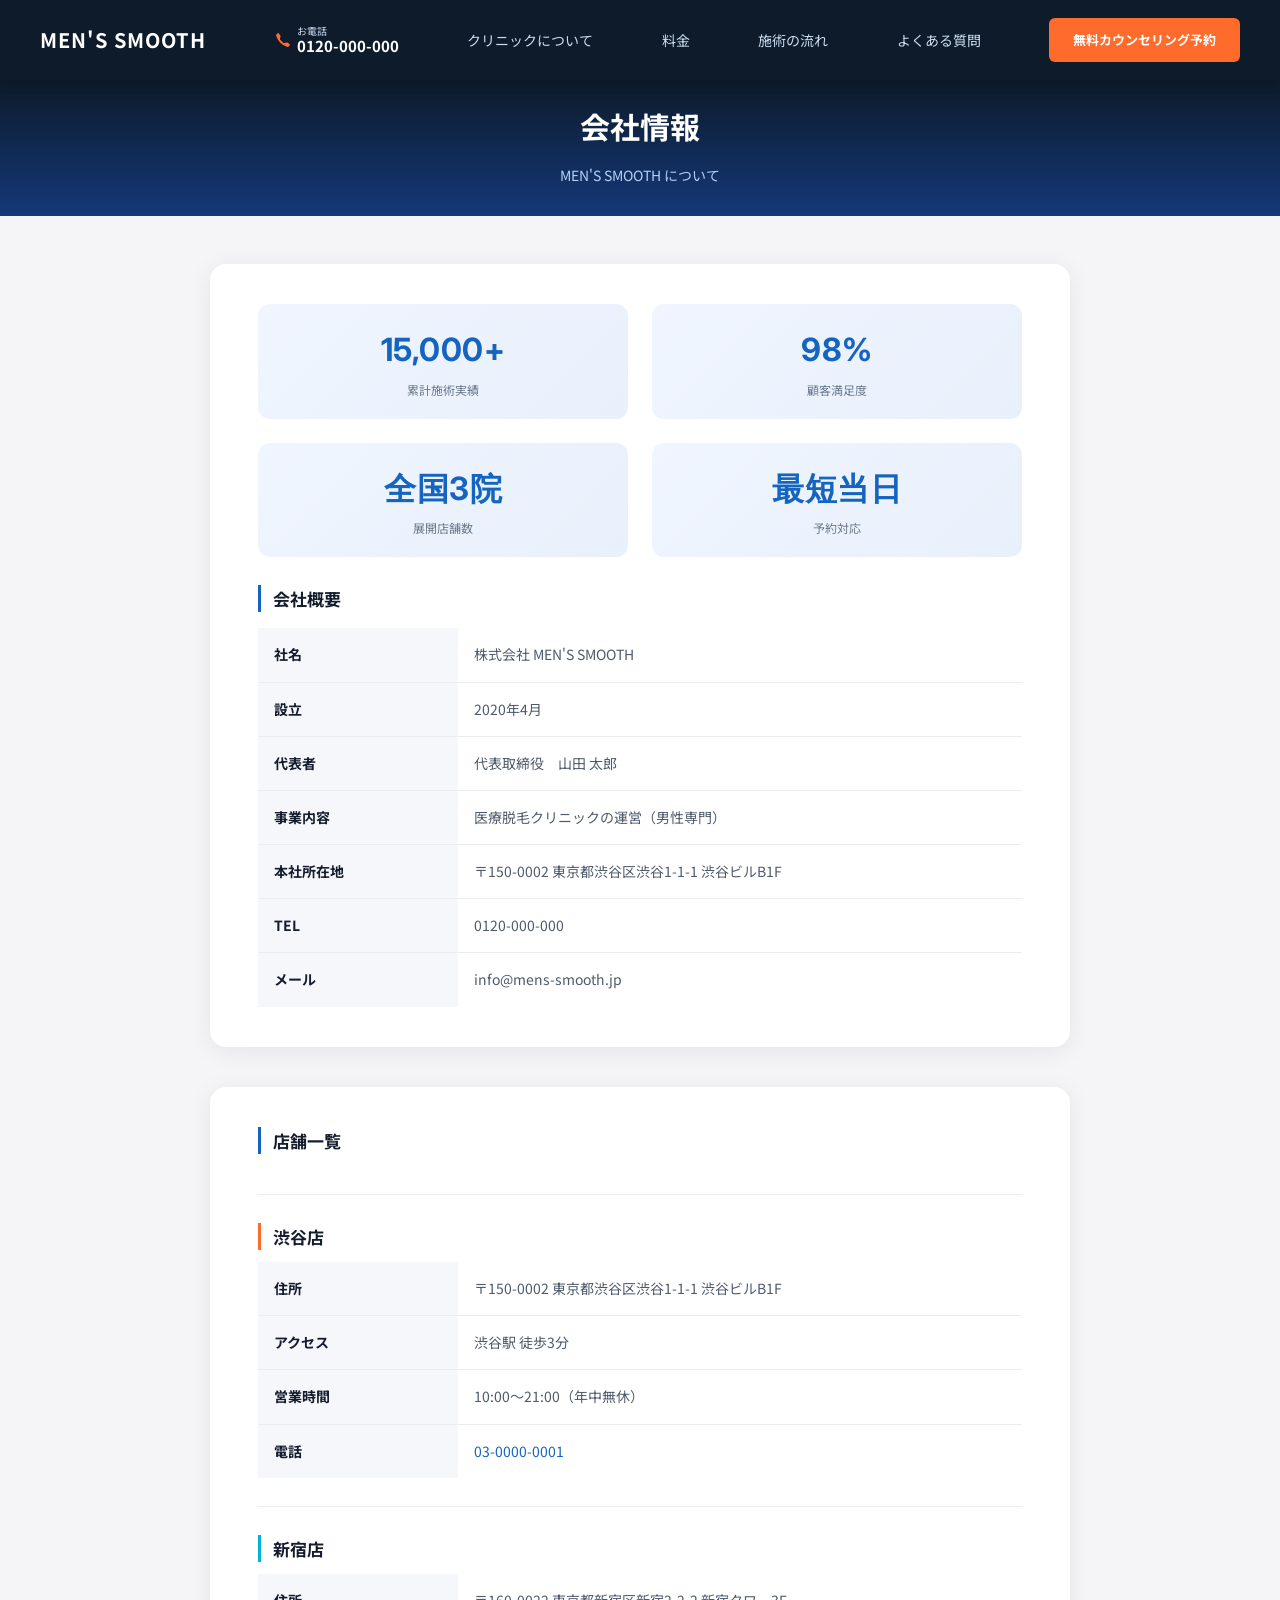
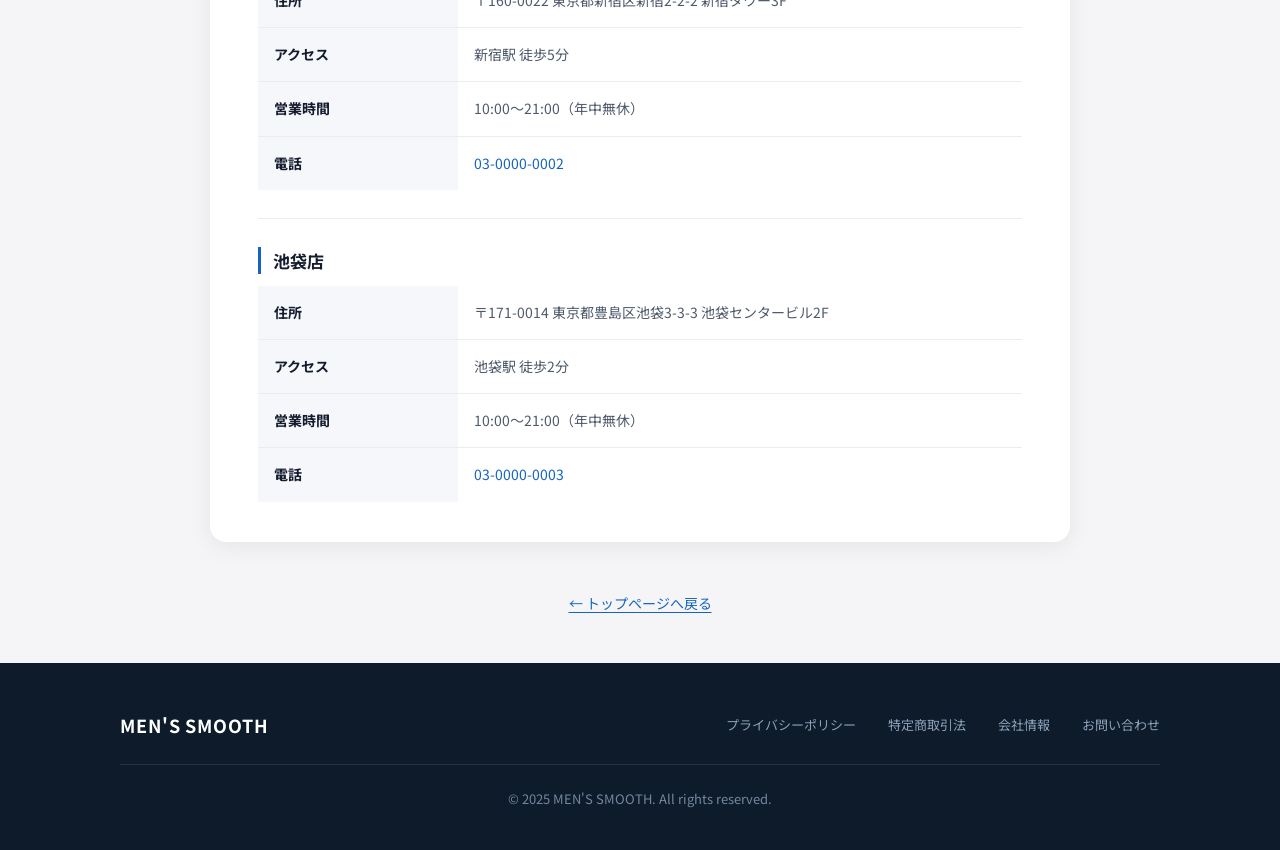
<file: company.html>
<!DOCTYPE html>
<html lang="ja">
<head>
  <meta charset="UTF-8">
  <meta name="viewport" content="width=device-width, initial-scale=1.0">
  <meta name="description" content="MEN'S SMOOTH（メンズスムース）の会社情報・店舗情報です。">
  <meta name="format-detection" content="telephone=no">
  <title>会社情報 | MEN'S SMOOTH</title>
  <link rel="preconnect" href="https://fonts.googleapis.com">
  <link rel="preconnect" href="https://fonts.gstatic.com" crossorigin>
  <link href="https://fonts.googleapis.com/css2?family=Inter:wght@400;700;800&family=Noto+Sans+JP:wght@400;500;700;900&display=swap" rel="stylesheet">
  <link rel="stylesheet" href="./css/styles.css">
</head>
<body class="subpage">

  <!-- ===== Header ===== -->
  <header class="header">
    <div class="header__inner">
      <a href="./index.html" class="header__logo">MEN'S SMOOTH</a>
      <a href="tel:0120000000" class="header__tel" aria-label="電話で問い合わせ">
        <svg class="header__tel-icon" viewBox="0 0 16 16" aria-hidden="true">
          <path d="M3.654 1.328a.678.678 0 0 0-1.015-.063L1.605 2.3c-.483.484-.661 1.169-.45 1.77a17.6 17.6 0 0 0 4.168 6.608 17.6 17.6 0 0 0 6.608 4.168c.601.211 1.286.033 1.77-.45l1.034-1.034a.678.678 0 0 0-.063-1.015l-2.307-1.794a.68.68 0 0 0-.58-.122l-2.19.547a1.75 1.75 0 0 1-1.657-.459L5.482 8.062a1.75 1.75 0 0 1-.46-1.657l.548-2.19a.68.68 0 0 0-.122-.58z"/>
        </svg>
        <span class="header__tel-text">
          <span class="header__tel-label">お電話</span>
          <span class="header__tel-num">0120-000-000</span>
        </span>
      </a>
      <nav class="header__nav" aria-label="グローバルナビゲーション">
        <a href="./index.html#feature" class="header__nav-link">クリニックについて</a>
        <a href="./index.html#price" class="header__nav-link">料金</a>
        <a href="./index.html#flow" class="header__nav-link">施術の流れ</a>
        <a href="./index.html#faq" class="header__nav-link">よくある質問</a>
      </nav>
      <a href="./reservation-counseling.html" class="btn btn--primary header__cta is-pc">無料カウンセリング予約</a>
      <a href="./reservation-counseling.html" class="btn btn--primary header__cta is-sp">無料予約</a>
      <button type="button" class="header__hamburger js-hamburger" aria-label="メニューを開く" aria-expanded="false">
        <span class="header__hamburger-line"></span>
        <span class="header__hamburger-line"></span>
        <span class="header__hamburger-line"></span>
      </button>
    </div>
  </header>
  <div class="header__sp-tel">
    <a href="tel:0120000000">
      <svg class="header__sp-tel-icon" viewBox="0 0 16 16" aria-hidden="true">
        <path d="M3.654 1.328a.678.678 0 0 0-1.015-.063L1.605 2.3c-.483.484-.661 1.169-.45 1.77a17.6 17.6 0 0 0 4.168 6.608 17.6 17.6 0 0 0 6.608 4.168c.601.211 1.286.033 1.77-.45l1.034-1.034a.678.678 0 0 0-.063-1.015l-2.307-1.794a.68.68 0 0 0-.58-.122l-2.19.547a1.75 1.75 0 0 1-1.657-.459L5.482 8.062a1.75 1.75 0 0 1-.46-1.657l.548-2.19a.68.68 0 0 0-.122-.58z"/>
      </svg>
      0120-000-000
    </a>
  </div>
  <div class="sp-drawer js-drawer" aria-hidden="true">
    <nav class="sp-drawer__nav">
      <a href="./index.html#feature" class="sp-drawer__link">クリニックについて</a>
      <a href="./index.html#price" class="sp-drawer__link">料金</a>
      <a href="./index.html#flow" class="sp-drawer__link">施術の流れ</a>
      <a href="./index.html#faq" class="sp-drawer__link">よくある質問</a>
      <a href="./index.html#stores" class="sp-drawer__link">店舗一覧</a>
      <a href="./reservation-counseling.html" class="btn btn--primary sp-drawer__cta">無料カウンセリング予約</a>
    </nav>
  </div>

  <!-- ===== Page Hero ===== -->
  <div class="subpage-hero">
    <p class="subpage-hero__title">会社情報</p>
    <p class="subpage-hero__sub">MEN'S SMOOTH について</p>
  </div>

  <main class="subpage__main">
    <div class="doc-wrap">

      <!-- 実績サマリー -->
      <div class="doc-card">
        <div class="company-grid">
          <div class="company-stat">
            <div class="company-stat__num">15,000+</div>
            <div class="company-stat__label">累計施術実績</div>
          </div>
          <div class="company-stat">
            <div class="company-stat__num">98%</div>
            <div class="company-stat__label">顧客満足度</div>
          </div>
          <div class="company-stat">
            <div class="company-stat__num">全国3院</div>
            <div class="company-stat__label">展開店舗数</div>
          </div>
          <div class="company-stat">
            <div class="company-stat__num">最短当日</div>
            <div class="company-stat__label">予約対応</div>
          </div>
        </div>

        <div class="doc-section" style="margin-bottom:0;padding-bottom:0;border-bottom:none;">
          <h2 class="doc-section__title">会社概要</h2>
        </div>
        <table class="doc-table" style="margin-top:16px;">
          <tr><th>社名</th><td>株式会社 MEN'S SMOOTH</td></tr>
          <tr><th>設立</th><td>2020年4月</td></tr>
          <tr><th>代表者</th><td>代表取締役　山田 太郎</td></tr>
          <tr><th>事業内容</th><td>医療脱毛クリニックの運営（男性専門）</td></tr>
          <tr><th>本社所在地</th><td>〒150-0002 東京都渋谷区渋谷1-1-1 渋谷ビルB1F</td></tr>
          <tr><th>TEL</th><td>0120-000-000</td></tr>
          <tr><th>メール</th><td>info@mens-smooth.jp</td></tr>
        </table>
      </div>

      <!-- 店舗一覧 -->
      <div class="doc-card">
        <div class="doc-section">
          <h2 class="doc-section__title">店舗一覧</h2>
        </div>

        <div class="doc-section">
          <h3 class="doc-section__title" style="border-left-color:#ff6b2b;">渋谷店</h3>
          <table class="doc-table">
            <tr><th>住所</th><td>〒150-0002 東京都渋谷区渋谷1-1-1 渋谷ビルB1F</td></tr>
            <tr><th>アクセス</th><td>渋谷駅 徒歩3分</td></tr>
            <tr><th>営業時間</th><td>10:00〜21:00（年中無休）</td></tr>
            <tr><th>電話</th><td><a href="tel:0300000001" style="color:#1565c0;">03-0000-0001</a></td></tr>
          </table>
        </div>

        <div class="doc-section">
          <h3 class="doc-section__title" style="border-left-color:#00b4d8;">新宿店</h3>
          <table class="doc-table">
            <tr><th>住所</th><td>〒160-0022 東京都新宿区新宿2-2-2 新宿タワー3F</td></tr>
            <tr><th>アクセス</th><td>新宿駅 徒歩5分</td></tr>
            <tr><th>営業時間</th><td>10:00〜21:00（年中無休）</td></tr>
            <tr><th>電話</th><td><a href="tel:0300000002" style="color:#1565c0;">03-0000-0002</a></td></tr>
          </table>
        </div>

        <div class="doc-section">
          <h3 class="doc-section__title" style="border-left-color:#1565c0;">池袋店</h3>
          <table class="doc-table">
            <tr><th>住所</th><td>〒171-0014 東京都豊島区池袋3-3-3 池袋センタービル2F</td></tr>
            <tr><th>アクセス</th><td>池袋駅 徒歩2分</td></tr>
            <tr><th>営業時間</th><td>10:00〜21:00（年中無休）</td></tr>
            <tr><th>電話</th><td><a href="tel:0300000003" style="color:#1565c0;">03-0000-0003</a></td></tr>
          </table>
        </div>
      </div>

      <p class="doc-back"><a href="./index.html">← トップページへ戻る</a></p>
    </div>
  </main>

  <!-- ===== Footer ===== -->
  <footer class="footer">
    <div class="footer__inner">
      <div class="footer__top">
        <div class="footer__logo">MEN'S SMOOTH</div>
        <nav class="footer__nav" aria-label="フッターナビゲーション">
          <a href="./privacy.html" class="footer__link">プライバシーポリシー</a>
          <a href="./tokusho.html" class="footer__link">特定商取引法</a>
          <a href="./company.html" class="footer__link">会社情報</a>
          <a href="./contact.html" class="footer__link">お問い合わせ</a>
        </nav>
      </div>
      <div class="footer__divider"></div>
      <p class="footer__copy">© 2025 MEN'S SMOOTH. All rights reserved.</p>
    </div>
  </footer>

  <script src="./js/main.js" defer></script>
</body>
</html>
</file>
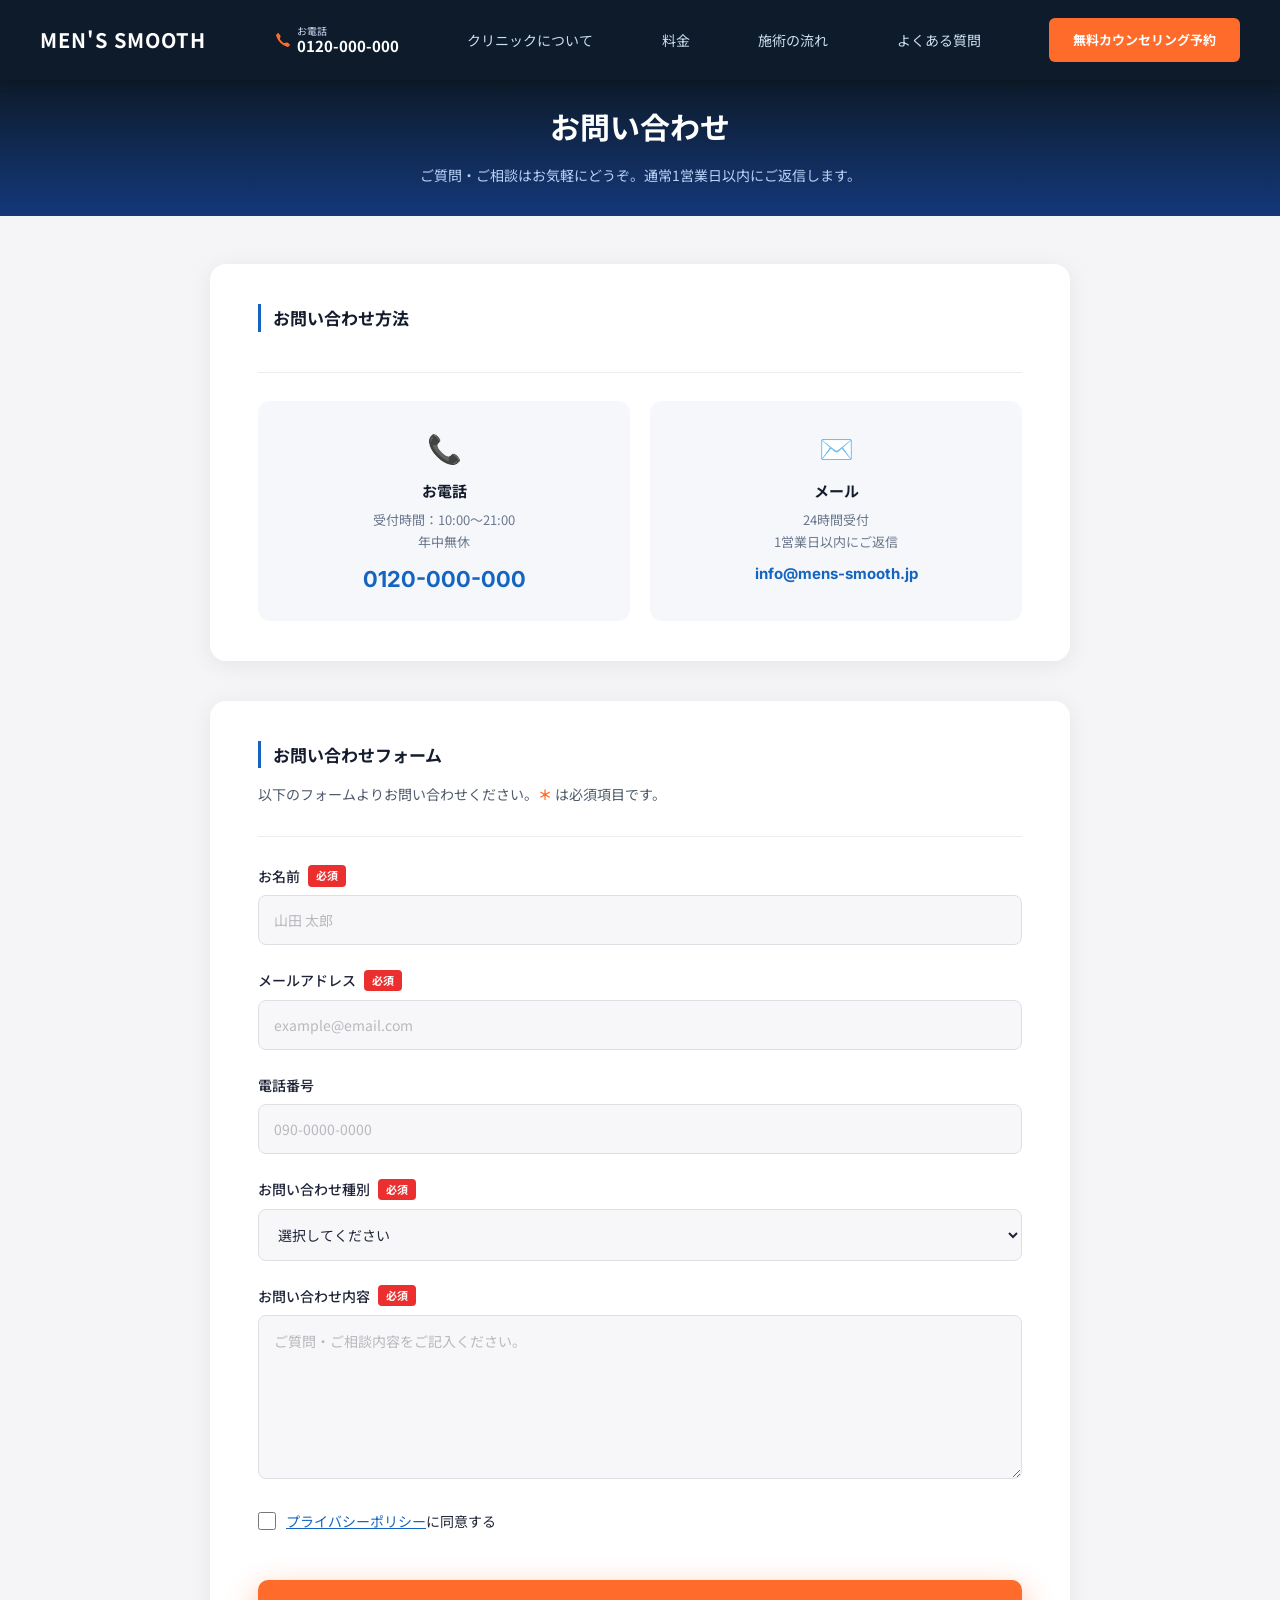
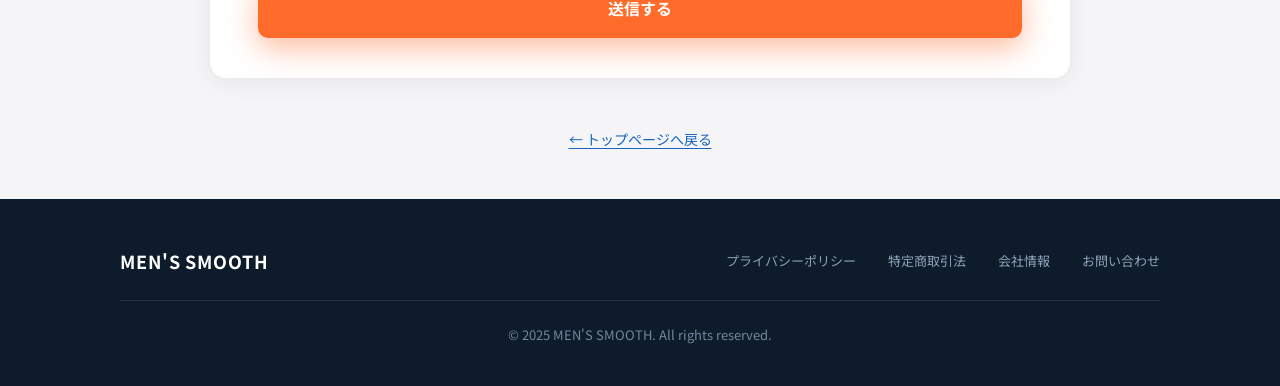
<file: contact.html>
<!DOCTYPE html>
<html lang="ja">
<head>
  <meta charset="UTF-8">
  <meta name="viewport" content="width=device-width, initial-scale=1.0">
  <meta name="description" content="MEN'S SMOOTHへのお問い合わせはこちらから。お気軽にご連絡ください。">
  <meta name="format-detection" content="telephone=no">
  <title>お問い合わせ | MEN'S SMOOTH</title>
  <link rel="preconnect" href="https://fonts.googleapis.com">
  <link rel="preconnect" href="https://fonts.gstatic.com" crossorigin>
  <link href="https://fonts.googleapis.com/css2?family=Inter:wght@400;700;800&family=Noto+Sans+JP:wght@400;500;700;900&display=swap" rel="stylesheet">
  <link rel="stylesheet" href="./css/styles.css">
</head>
<body class="subpage">

  <!-- ===== Header ===== -->
  <header class="header">
    <div class="header__inner">
      <a href="./index.html" class="header__logo">MEN'S SMOOTH</a>
      <a href="tel:0120000000" class="header__tel" aria-label="電話で問い合わせ">
        <svg class="header__tel-icon" viewBox="0 0 16 16" aria-hidden="true">
          <path d="M3.654 1.328a.678.678 0 0 0-1.015-.063L1.605 2.3c-.483.484-.661 1.169-.45 1.77a17.6 17.6 0 0 0 4.168 6.608 17.6 17.6 0 0 0 6.608 4.168c.601.211 1.286.033 1.77-.45l1.034-1.034a.678.678 0 0 0-.063-1.015l-2.307-1.794a.68.68 0 0 0-.58-.122l-2.19.547a1.75 1.75 0 0 1-1.657-.459L5.482 8.062a1.75 1.75 0 0 1-.46-1.657l.548-2.19a.68.68 0 0 0-.122-.58z"/>
        </svg>
        <span class="header__tel-text">
          <span class="header__tel-label">お電話</span>
          <span class="header__tel-num">0120-000-000</span>
        </span>
      </a>
      <nav class="header__nav" aria-label="グローバルナビゲーション">
        <a href="./index.html#feature" class="header__nav-link">クリニックについて</a>
        <a href="./index.html#price" class="header__nav-link">料金</a>
        <a href="./index.html#flow" class="header__nav-link">施術の流れ</a>
        <a href="./index.html#faq" class="header__nav-link">よくある質問</a>
      </nav>
      <a href="./reservation-counseling.html" class="btn btn--primary header__cta is-pc">無料カウンセリング予約</a>
      <a href="./reservation-counseling.html" class="btn btn--primary header__cta is-sp">無料予約</a>
      <button type="button" class="header__hamburger js-hamburger" aria-label="メニューを開く" aria-expanded="false">
        <span class="header__hamburger-line"></span>
        <span class="header__hamburger-line"></span>
        <span class="header__hamburger-line"></span>
      </button>
    </div>
  </header>
  <div class="header__sp-tel">
    <a href="tel:0120000000">
      <svg class="header__sp-tel-icon" viewBox="0 0 16 16" aria-hidden="true">
        <path d="M3.654 1.328a.678.678 0 0 0-1.015-.063L1.605 2.3c-.483.484-.661 1.169-.45 1.77a17.6 17.6 0 0 0 4.168 6.608 17.6 17.6 0 0 0 6.608 4.168c.601.211 1.286.033 1.77-.45l1.034-1.034a.678.678 0 0 0-.063-1.015l-2.307-1.794a.68.68 0 0 0-.58-.122l-2.19.547a1.75 1.75 0 0 1-1.657-.459L5.482 8.062a1.75 1.75 0 0 1-.46-1.657l.548-2.19a.68.68 0 0 0-.122-.58z"/>
      </svg>
      0120-000-000
    </a>
  </div>
  <div class="sp-drawer js-drawer" aria-hidden="true">
    <nav class="sp-drawer__nav">
      <a href="./index.html#feature" class="sp-drawer__link">クリニックについて</a>
      <a href="./index.html#price" class="sp-drawer__link">料金</a>
      <a href="./index.html#flow" class="sp-drawer__link">施術の流れ</a>
      <a href="./index.html#faq" class="sp-drawer__link">よくある質問</a>
      <a href="./index.html#stores" class="sp-drawer__link">店舗一覧</a>
      <a href="./reservation-counseling.html" class="btn btn--primary sp-drawer__cta">無料カウンセリング予約</a>
    </nav>
  </div>

  <!-- ===== Page Hero ===== -->
  <div class="subpage-hero">
    <p class="subpage-hero__title">お問い合わせ</p>
    <p class="subpage-hero__sub">ご質問・ご相談はお気軽にどうぞ。通常1営業日以内にご返信します。</p>
  </div>

  <main class="subpage__main">
    <div class="doc-wrap">

      <!-- 連絡方法 -->
      <div class="doc-card">
        <div class="doc-section">
          <h2 class="doc-section__title">お問い合わせ方法</h2>
        </div>
        <div class="contact-methods">
          <div class="contact-method">
            <div class="contact-method__icon">📞</div>
            <div class="contact-method__title">お電話</div>
            <p class="contact-method__text">受付時間：10:00〜21:00<br>年中無休</p>
            <a href="tel:0120000000" class="contact-method__tel">0120-000-000</a>
          </div>
          <div class="contact-method">
            <div class="contact-method__icon">✉️</div>
            <div class="contact-method__title">メール</div>
            <p class="contact-method__text">24時間受付<br>1営業日以内にご返信</p>
            <span class="contact-method__tel" style="font-size:15px;">info@mens-smooth.jp</span>
          </div>
        </div>
      </div>

      <!-- フォーム -->
      <div class="doc-card">
        <div class="doc-section">
          <h2 class="doc-section__title">お問い合わせフォーム</h2>
          <p class="doc-section__text">以下のフォームよりお問い合わせください。<span style="color:#ff6b2b;font-weight:700;">＊</span> は必須項目です。</p>
        </div>

        <form action="#" method="get" novalidate>
          <div class="form-row">
            <label class="form-label" for="contact-name">お名前 <span class="form-label__required">必須</span></label>
            <input type="text" id="contact-name" name="name" class="form-input" placeholder="山田 太郎" required autocomplete="name">
          </div>

          <div class="form-row">
            <label class="form-label" for="contact-email">メールアドレス <span class="form-label__required">必須</span></label>
            <input type="email" id="contact-email" name="email" class="form-input" placeholder="example@email.com" required autocomplete="email">
          </div>

          <div class="form-row">
            <label class="form-label" for="contact-tel">電話番号</label>
            <input type="tel" id="contact-tel" name="tel" class="form-input" placeholder="090-0000-0000" autocomplete="tel">
          </div>

          <div class="form-row">
            <label class="form-label" for="contact-category">お問い合わせ種別 <span class="form-label__required">必須</span></label>
            <select id="contact-category" name="category" class="form-input" required>
              <option value="" disabled selected>選択してください</option>
              <option value="counseling">カウンセリングについて</option>
              <option value="price">料金・プランについて</option>
              <option value="menu">施術メニューについて</option>
              <option value="reservation">予約・変更・キャンセル</option>
              <option value="medical">医療・施術に関する質問</option>
              <option value="other">その他</option>
            </select>
          </div>

          <div class="form-row">
            <label class="form-label" for="contact-message">お問い合わせ内容 <span class="form-label__required">必須</span></label>
            <textarea id="contact-message" name="message" class="form-input form-textarea" rows="6" placeholder="ご質問・ご相談内容をご記入ください。" required></textarea>
          </div>

          <div class="form-row" style="margin-bottom:8px;">
            <label class="form-checkbox">
              <input type="checkbox" name="privacy" required>
              <span class="form-checkbox__text"><a href="./privacy.html" target="_blank">プライバシーポリシー</a>に同意する</span>
            </label>
          </div>

          <button type="submit" class="btn btn--primary btn--block" style="margin-top:24px;padding:16px;font-size:16px;border-radius:10px;">送信する</button>
        </form>
      </div>

      <p class="doc-back"><a href="./index.html">← トップページへ戻る</a></p>
    </div>
  </main>

  <!-- ===== Footer ===== -->
  <footer class="footer">
    <div class="footer__inner">
      <div class="footer__top">
        <div class="footer__logo">MEN'S SMOOTH</div>
        <nav class="footer__nav" aria-label="フッターナビゲーション">
          <a href="./privacy.html" class="footer__link">プライバシーポリシー</a>
          <a href="./tokusho.html" class="footer__link">特定商取引法</a>
          <a href="./company.html" class="footer__link">会社情報</a>
          <a href="./contact.html" class="footer__link">お問い合わせ</a>
        </nav>
      </div>
      <div class="footer__divider"></div>
      <p class="footer__copy">© 2025 MEN'S SMOOTH. All rights reserved.</p>
    </div>
  </footer>

  <script src="./js/main.js" defer></script>
</body>
</html>
</file>
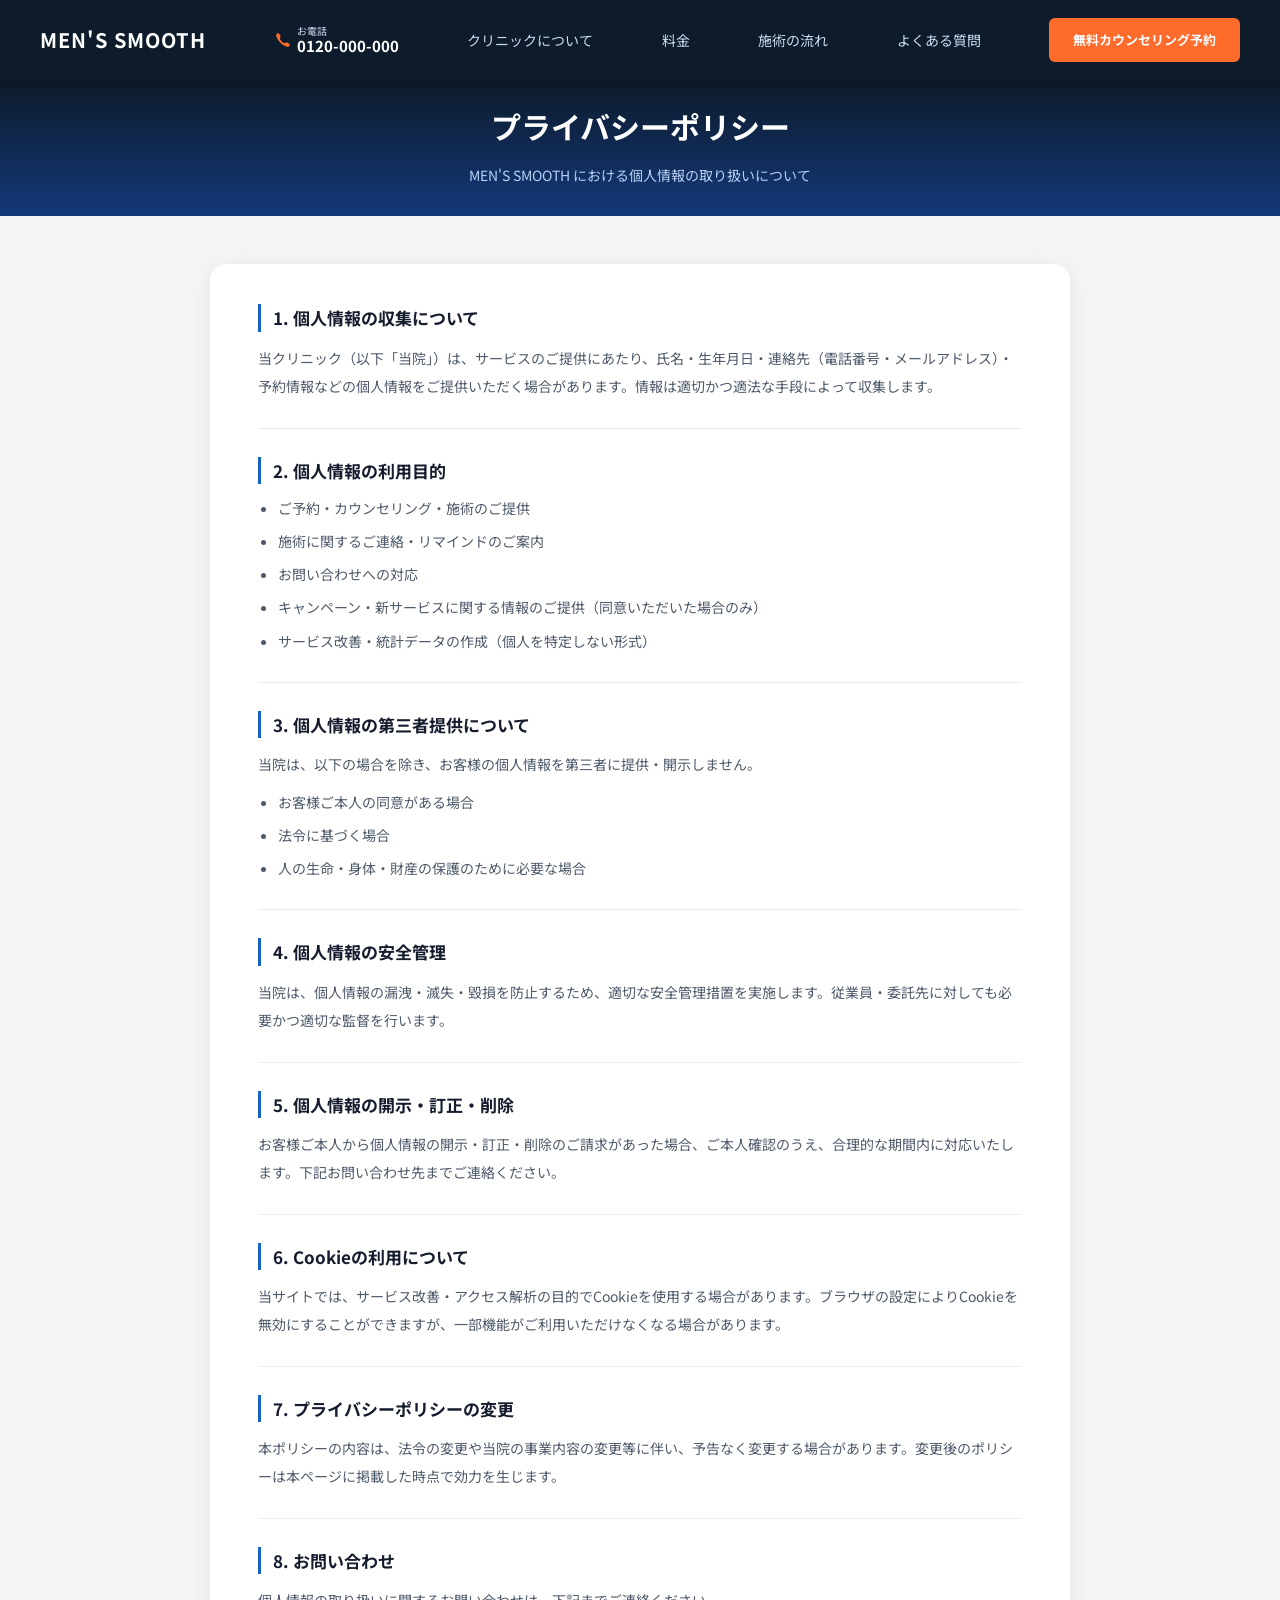
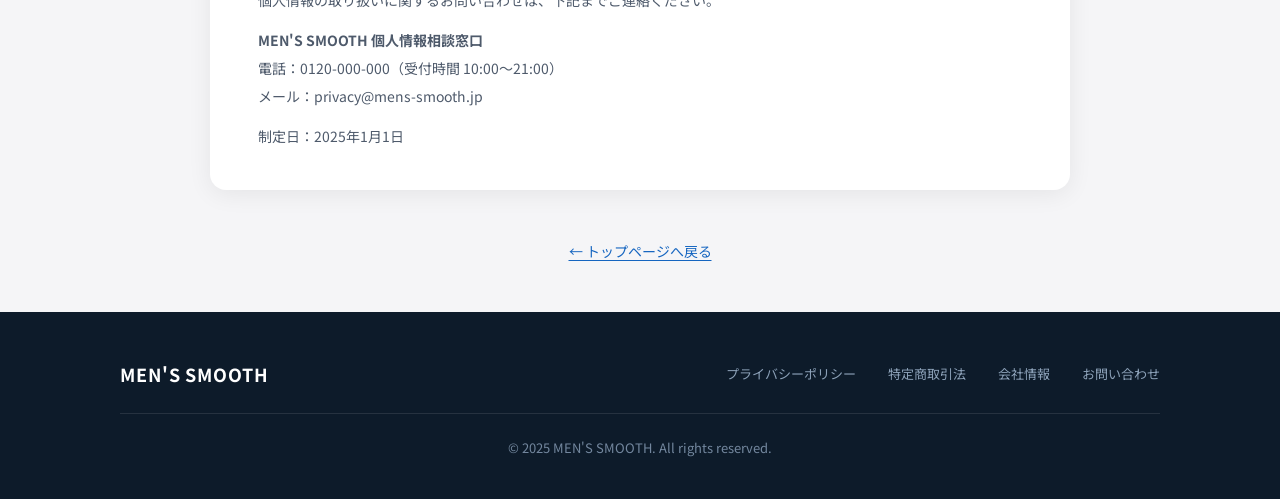
<file: privacy.html>
<!DOCTYPE html>
<html lang="ja">
<head>
  <meta charset="UTF-8">
  <meta name="viewport" content="width=device-width, initial-scale=1.0">
  <meta name="description" content="MEN'S SMOOTHのプライバシーポリシーについてご説明します。">
  <meta name="format-detection" content="telephone=no">
  <title>プライバシーポリシー | MEN'S SMOOTH</title>
  <link rel="preconnect" href="https://fonts.googleapis.com">
  <link rel="preconnect" href="https://fonts.gstatic.com" crossorigin>
  <link href="https://fonts.googleapis.com/css2?family=Inter:wght@400;700;800&family=Noto+Sans+JP:wght@400;500;700;900&display=swap" rel="stylesheet">
  <link rel="stylesheet" href="./css/styles.css">
</head>
<body class="subpage">

  <!-- ===== Header ===== -->
  <header class="header">
    <div class="header__inner">
      <a href="./index.html" class="header__logo">MEN'S SMOOTH</a>
      <a href="tel:0120000000" class="header__tel" aria-label="電話で問い合わせ">
        <svg class="header__tel-icon" viewBox="0 0 16 16" aria-hidden="true">
          <path d="M3.654 1.328a.678.678 0 0 0-1.015-.063L1.605 2.3c-.483.484-.661 1.169-.45 1.77a17.6 17.6 0 0 0 4.168 6.608 17.6 17.6 0 0 0 6.608 4.168c.601.211 1.286.033 1.77-.45l1.034-1.034a.678.678 0 0 0-.063-1.015l-2.307-1.794a.68.68 0 0 0-.58-.122l-2.19.547a1.75 1.75 0 0 1-1.657-.459L5.482 8.062a1.75 1.75 0 0 1-.46-1.657l.548-2.19a.68.68 0 0 0-.122-.58z"/>
        </svg>
        <span class="header__tel-text">
          <span class="header__tel-label">お電話</span>
          <span class="header__tel-num">0120-000-000</span>
        </span>
      </a>
      <nav class="header__nav" aria-label="グローバルナビゲーション">
        <a href="./index.html#feature" class="header__nav-link">クリニックについて</a>
        <a href="./index.html#price" class="header__nav-link">料金</a>
        <a href="./index.html#flow" class="header__nav-link">施術の流れ</a>
        <a href="./index.html#faq" class="header__nav-link">よくある質問</a>
      </nav>
      <a href="./reservation-counseling.html" class="btn btn--primary header__cta is-pc">無料カウンセリング予約</a>
      <a href="./reservation-counseling.html" class="btn btn--primary header__cta is-sp">無料予約</a>
      <button type="button" class="header__hamburger js-hamburger" aria-label="メニューを開く" aria-expanded="false">
        <span class="header__hamburger-line"></span>
        <span class="header__hamburger-line"></span>
        <span class="header__hamburger-line"></span>
      </button>
    </div>
  </header>
  <div class="header__sp-tel">
    <a href="tel:0120000000">
      <svg class="header__sp-tel-icon" viewBox="0 0 16 16" aria-hidden="true">
        <path d="M3.654 1.328a.678.678 0 0 0-1.015-.063L1.605 2.3c-.483.484-.661 1.169-.45 1.77a17.6 17.6 0 0 0 4.168 6.608 17.6 17.6 0 0 0 6.608 4.168c.601.211 1.286.033 1.77-.45l1.034-1.034a.678.678 0 0 0-.063-1.015l-2.307-1.794a.68.68 0 0 0-.58-.122l-2.19.547a1.75 1.75 0 0 1-1.657-.459L5.482 8.062a1.75 1.75 0 0 1-.46-1.657l.548-2.19a.68.68 0 0 0-.122-.58z"/>
      </svg>
      0120-000-000
    </a>
  </div>
  <div class="sp-drawer js-drawer" aria-hidden="true">
    <nav class="sp-drawer__nav">
      <a href="./index.html#feature" class="sp-drawer__link">クリニックについて</a>
      <a href="./index.html#price" class="sp-drawer__link">料金</a>
      <a href="./index.html#flow" class="sp-drawer__link">施術の流れ</a>
      <a href="./index.html#faq" class="sp-drawer__link">よくある質問</a>
      <a href="./index.html#stores" class="sp-drawer__link">店舗一覧</a>
      <a href="./reservation-counseling.html" class="btn btn--primary sp-drawer__cta">無料カウンセリング予約</a>
    </nav>
  </div>

  <!-- ===== Page Hero ===== -->
  <div class="subpage-hero">
    <p class="subpage-hero__title">プライバシーポリシー</p>
    <p class="subpage-hero__sub">MEN'S SMOOTH における個人情報の取り扱いについて</p>
  </div>

  <main class="subpage__main">
    <div class="doc-wrap">
      <div class="doc-card">

        <div class="doc-section">
          <h2 class="doc-section__title">1. 個人情報の収集について</h2>
          <p class="doc-section__text">当クリニック（以下「当院」）は、サービスのご提供にあたり、氏名・生年月日・連絡先（電話番号・メールアドレス）・予約情報などの個人情報をご提供いただく場合があります。情報は適切かつ適法な手段によって収集します。</p>
        </div>

        <div class="doc-section">
          <h2 class="doc-section__title">2. 個人情報の利用目的</h2>
          <ul class="doc-section__list">
            <li>ご予約・カウンセリング・施術のご提供</li>
            <li>施術に関するご連絡・リマインドのご案内</li>
            <li>お問い合わせへの対応</li>
            <li>キャンペーン・新サービスに関する情報のご提供（同意いただいた場合のみ）</li>
            <li>サービス改善・統計データの作成（個人を特定しない形式）</li>
          </ul>
        </div>

        <div class="doc-section">
          <h2 class="doc-section__title">3. 個人情報の第三者提供について</h2>
          <p class="doc-section__text">当院は、以下の場合を除き、お客様の個人情報を第三者に提供・開示しません。</p>
          <ul class="doc-section__list" style="margin-top:12px;">
            <li>お客様ご本人の同意がある場合</li>
            <li>法令に基づく場合</li>
            <li>人の生命・身体・財産の保護のために必要な場合</li>
          </ul>
        </div>

        <div class="doc-section">
          <h2 class="doc-section__title">4. 個人情報の安全管理</h2>
          <p class="doc-section__text">当院は、個人情報の漏洩・滅失・毀損を防止するため、適切な安全管理措置を実施します。従業員・委託先に対しても必要かつ適切な監督を行います。</p>
        </div>

        <div class="doc-section">
          <h2 class="doc-section__title">5. 個人情報の開示・訂正・削除</h2>
          <p class="doc-section__text">お客様ご本人から個人情報の開示・訂正・削除のご請求があった場合、ご本人確認のうえ、合理的な期間内に対応いたします。下記お問い合わせ先までご連絡ください。</p>
        </div>

        <div class="doc-section">
          <h2 class="doc-section__title">6. Cookieの利用について</h2>
          <p class="doc-section__text">当サイトでは、サービス改善・アクセス解析の目的でCookieを使用する場合があります。ブラウザの設定によりCookieを無効にすることができますが、一部機能がご利用いただけなくなる場合があります。</p>
        </div>

        <div class="doc-section">
          <h2 class="doc-section__title">7. プライバシーポリシーの変更</h2>
          <p class="doc-section__text">本ポリシーの内容は、法令の変更や当院の事業内容の変更等に伴い、予告なく変更する場合があります。変更後のポリシーは本ページに掲載した時点で効力を生じます。</p>
        </div>

        <div class="doc-section">
          <h2 class="doc-section__title">8. お問い合わせ</h2>
          <p class="doc-section__text">個人情報の取り扱いに関するお問い合わせは、下記までご連絡ください。</p>
          <p class="doc-section__text" style="margin-top:12px;">
            <strong>MEN'S SMOOTH 個人情報相談窓口</strong><br>
            電話：0120-000-000（受付時間 10:00〜21:00）<br>
            メール：privacy@mens-smooth.jp
          </p>
          <p class="doc-section__text" style="margin-top:12px;">制定日：2025年1月1日</p>
        </div>

      </div>
      <p class="doc-back"><a href="./index.html">← トップページへ戻る</a></p>
    </div>
  </main>

  <!-- ===== Footer ===== -->
  <footer class="footer">
    <div class="footer__inner">
      <div class="footer__top">
        <div class="footer__logo">MEN'S SMOOTH</div>
        <nav class="footer__nav" aria-label="フッターナビゲーション">
          <a href="./privacy.html" class="footer__link">プライバシーポリシー</a>
          <a href="./tokusho.html" class="footer__link">特定商取引法</a>
          <a href="./company.html" class="footer__link">会社情報</a>
          <a href="./contact.html" class="footer__link">お問い合わせ</a>
        </nav>
      </div>
      <div class="footer__divider"></div>
      <p class="footer__copy">© 2025 MEN'S SMOOTH. All rights reserved.</p>
    </div>
  </footer>

  <script src="./js/main.js" defer></script>
</body>
</html>
</file>
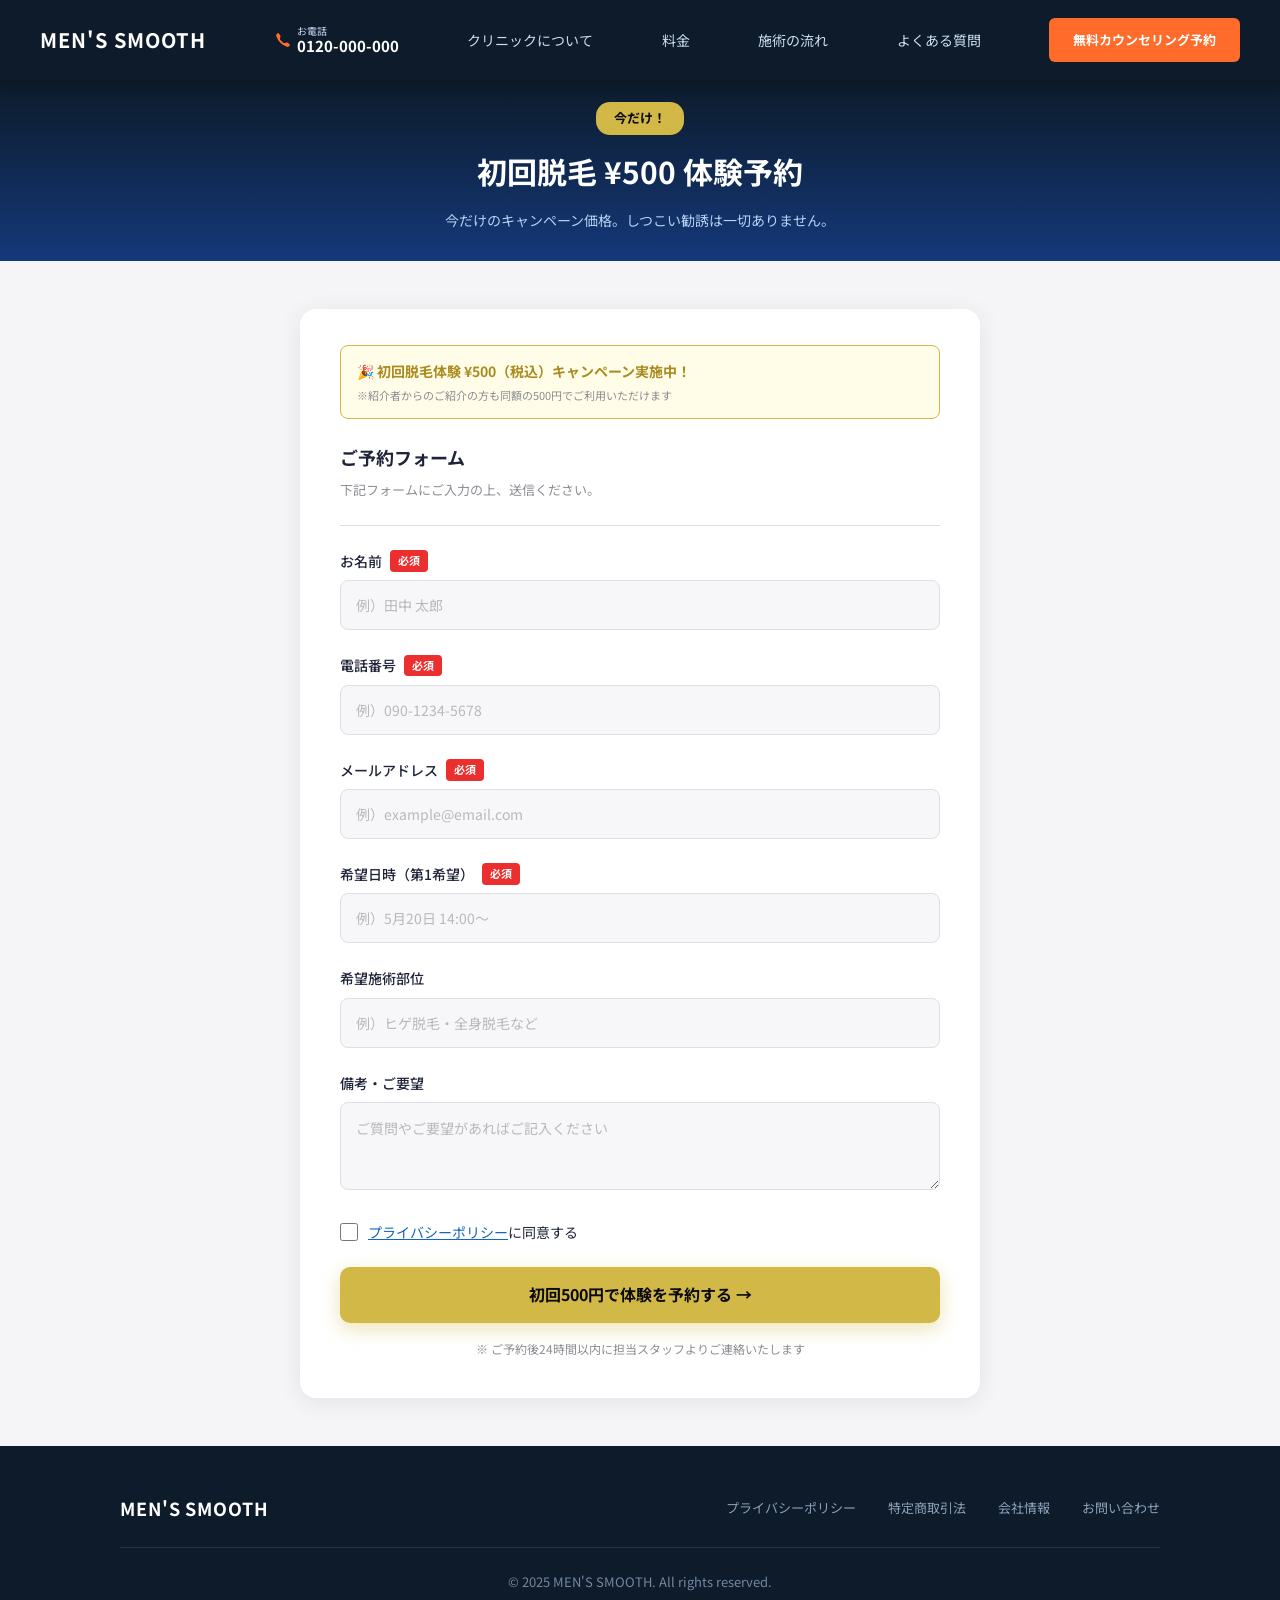
<file: reservation-campaign.html>
﻿<!DOCTYPE html>
<html lang="ja">
<head>
  <meta charset="UTF-8">
  <meta name="viewport" content="width=device-width, initial-scale=1.0">
  <meta name="description" content="初回ヒゲ脱毛 ¥500 体験予約。期間限定キャンペーン。MEN'S SMOOTH。">
  <meta name="format-detection" content="telephone=no">
  <title>500円キャンペーン予約 | MEN'S SMOOTH</title>
  <link rel="preconnect" href="https://fonts.googleapis.com">
  <link rel="preconnect" href="https://fonts.gstatic.com" crossorigin>
  <link href="https://fonts.googleapis.com/css2?family=Inter:wght@400;700;800&family=Noto+Sans+JP:wght@400;500;700;900&display=swap" rel="stylesheet">
  <link rel="stylesheet" href="./css/styles.css">
</head>
<body class="subpage">

  <!-- ===== Header ===== -->
  <header class="header">
    <div class="header__inner">
      <a href="./index.html" class="header__logo">MEN'S SMOOTH</a>

      <a href="tel:0120000000" class="header__tel" aria-label="電話で問い合わせ">
        <svg class="header__tel-icon" viewBox="0 0 16 16" aria-hidden="true">
          <path d="M3.654 1.328a.678.678 0 0 0-1.015-.063L1.605 2.3c-.483.484-.661 1.169-.45 1.77a17.6 17.6 0 0 0 4.168 6.608 17.6 17.6 0 0 0 6.608 4.168c.601.211 1.286.033 1.77-.45l1.034-1.034a.678.678 0 0 0-.063-1.015l-2.307-1.794a.68.68 0 0 0-.58-.122l-2.19.547a1.75 1.75 0 0 1-1.657-.459L5.482 8.062a1.75 1.75 0 0 1-.46-1.657l.548-2.19a.68.68 0 0 0-.122-.58z"/>
        </svg>
        <span class="header__tel-text">
          <span class="header__tel-label">お電話</span>
          <span class="header__tel-num">0120-000-000</span>
        </span>
      </a>

      <nav class="header__nav" aria-label="グローバルナビゲーション">
        <a href="./index.html#feature" class="header__nav-link">クリニックについて</a>
        <a href="./index.html#price" class="header__nav-link">料金</a>
        <a href="./index.html#flow" class="header__nav-link">施術の流れ</a>
        <a href="./index.html#faq" class="header__nav-link">よくある質問</a>
      </nav>

      <a href="./reservation-counseling.html" class="btn btn--primary header__cta is-pc">無料カウンセリング予約</a>
      <a href="./reservation-counseling.html" class="btn btn--primary header__cta is-sp">無料予約</a>

      <button type="button" class="header__hamburger js-hamburger" aria-label="メニューを開く" aria-expanded="false">
        <span class="header__hamburger-line"></span>
        <span class="header__hamburger-line"></span>
        <span class="header__hamburger-line"></span>
      </button>
    </div>
  </header>

  <div class="header__sp-tel">
    <a href="tel:0120000000">
      <svg class="header__sp-tel-icon" viewBox="0 0 16 16" aria-hidden="true">
        <path d="M3.654 1.328a.678.678 0 0 0-1.015-.063L1.605 2.3c-.483.484-.661 1.169-.45 1.77a17.6 17.6 0 0 0 4.168 6.608 17.6 17.6 0 0 0 6.608 4.168c.601.211 1.286.033 1.77-.45l1.034-1.034a.678.678 0 0 0-.063-1.015l-2.307-1.794a.68.68 0 0 0-.58-.122l-2.19.547a1.75 1.75 0 0 1-1.657-.459L5.482 8.062a1.75 1.75 0 0 1-.46-1.657l.548-2.19a.68.68 0 0 0-.122-.58z"/>
      </svg>
      0120-000-000
    </a>
  </div>

  <div class="sp-drawer js-drawer" aria-hidden="true">
    <nav class="sp-drawer__nav">
      <a href="./index.html#feature" class="sp-drawer__link">クリニックについて</a>
      <a href="./index.html#price" class="sp-drawer__link">料金</a>
      <a href="./index.html#flow" class="sp-drawer__link">施術の流れ</a>
      <a href="./index.html#faq" class="sp-drawer__link">よくある質問</a>
    </nav>
  </div>

  <!-- ===== Subpage Hero ===== -->
  <section class="subpage-hero">
    <span class="subpage-hero__badge subpage-hero__badge--gold">今だけ！</span>
    <h1 class="subpage-hero__title">初回脱毛 ¥500 体験予約</h1>
    <p class="subpage-hero__sub">今だけのキャンペーン価格。しつこい勧誘は一切ありません。</p>
  </section>

  <!-- ===== Form ===== -->
  <main class="subpage__main">
    <div class="form-wrap">
      <!-- method="get"・novalidate については reservation-counseling.html のコメント参照 -->
      <form class="form-card" action="thanks-campaign.html" method="get" novalidate>
        <div class="form-card__campaign-banner">
          <p class="form-card__campaign-banner-title">🎉 初回脱毛体験 ¥500（税込）キャンペーン実施中！</p>
          <p class="form-card__campaign-banner-text">※紹介者からのご紹介の方も同額の500円でご利用いただけます</p>
        </div>

        <h2 class="form-card__title">ご予約フォーム</h2>
        <p class="form-card__sub">下記フォームにご入力の上、送信ください。</p>
        <div class="form-card__divider"></div>

        <div class="form-row">
          <label for="name" class="form-label">お名前 <span class="form-label__required">必須</span></label>
          <input type="text" id="name" name="name" class="form-input" placeholder="例）田中 太郎" required autocomplete="name">
        </div>

        <div class="form-row">
          <label for="tel" class="form-label">電話番号 <span class="form-label__required">必須</span></label>
          <input type="tel" id="tel" name="tel" class="form-input" placeholder="例）090-1234-5678" required autocomplete="tel">
        </div>

        <div class="form-row">
          <label for="email" class="form-label">メールアドレス <span class="form-label__required">必須</span></label>
          <input type="email" id="email" name="email" class="form-input" placeholder="例）example@email.com" required autocomplete="email">
        </div>

        <div class="form-row">
          <label for="datetime" class="form-label">希望日時（第1希望）<span class="form-label__required">必須</span></label>
          <input type="text" id="datetime" name="datetime" class="form-input" placeholder="例）5月20日 14:00〜" required>
        </div>

        <div class="form-row">
          <label for="part" class="form-label">希望施術部位</label>
          <input type="text" id="part" name="part" class="form-input" placeholder="例）ヒゲ脱毛・全身脱毛など">
        </div>

        <div class="form-row">
          <label for="memo" class="form-label">備考・ご要望</label>
          <textarea id="memo" name="memo" class="form-textarea" placeholder="ご質問やご要望があればご記入ください"></textarea>
        </div>

        <label class="form-checkbox">
          <input type="checkbox" name="agree" required>
          <span class="form-checkbox__text"><a href="./privacy.html">プライバシーポリシー</a>に同意する</span>
        </label>

        <button type="submit" class="form-submit form-submit--gold">初回500円で体験を予約する →</button>
        <p class="form-note">※ ご予約後24時間以内に担当スタッフよりご連絡いたします</p>
      </form>
    </div>
  </main>

  <!-- ===== Footer ===== -->
  <footer class="footer">
    <div class="footer__inner">
      <div class="footer__top">
        <div class="footer__logo">MEN'S SMOOTH</div>
        <nav class="footer__nav" aria-label="フッターナビゲーション">
          <a href="./privacy.html" class="footer__link">プライバシーポリシー</a>
          <a href="./tokusho.html" class="footer__link">特定商取引法</a>
          <a href="./company.html" class="footer__link">会社情報</a>
          <a href="./contact.html" class="footer__link">お問い合わせ</a>
        </nav>
      </div>
      <div class="footer__divider"></div>
      <p class="footer__copy">© 2025 MEN'S SMOOTH. All rights reserved.</p>
    </div>
  </footer>

  <script src="./js/main.js" defer></script>
</body>
</html>
</file>
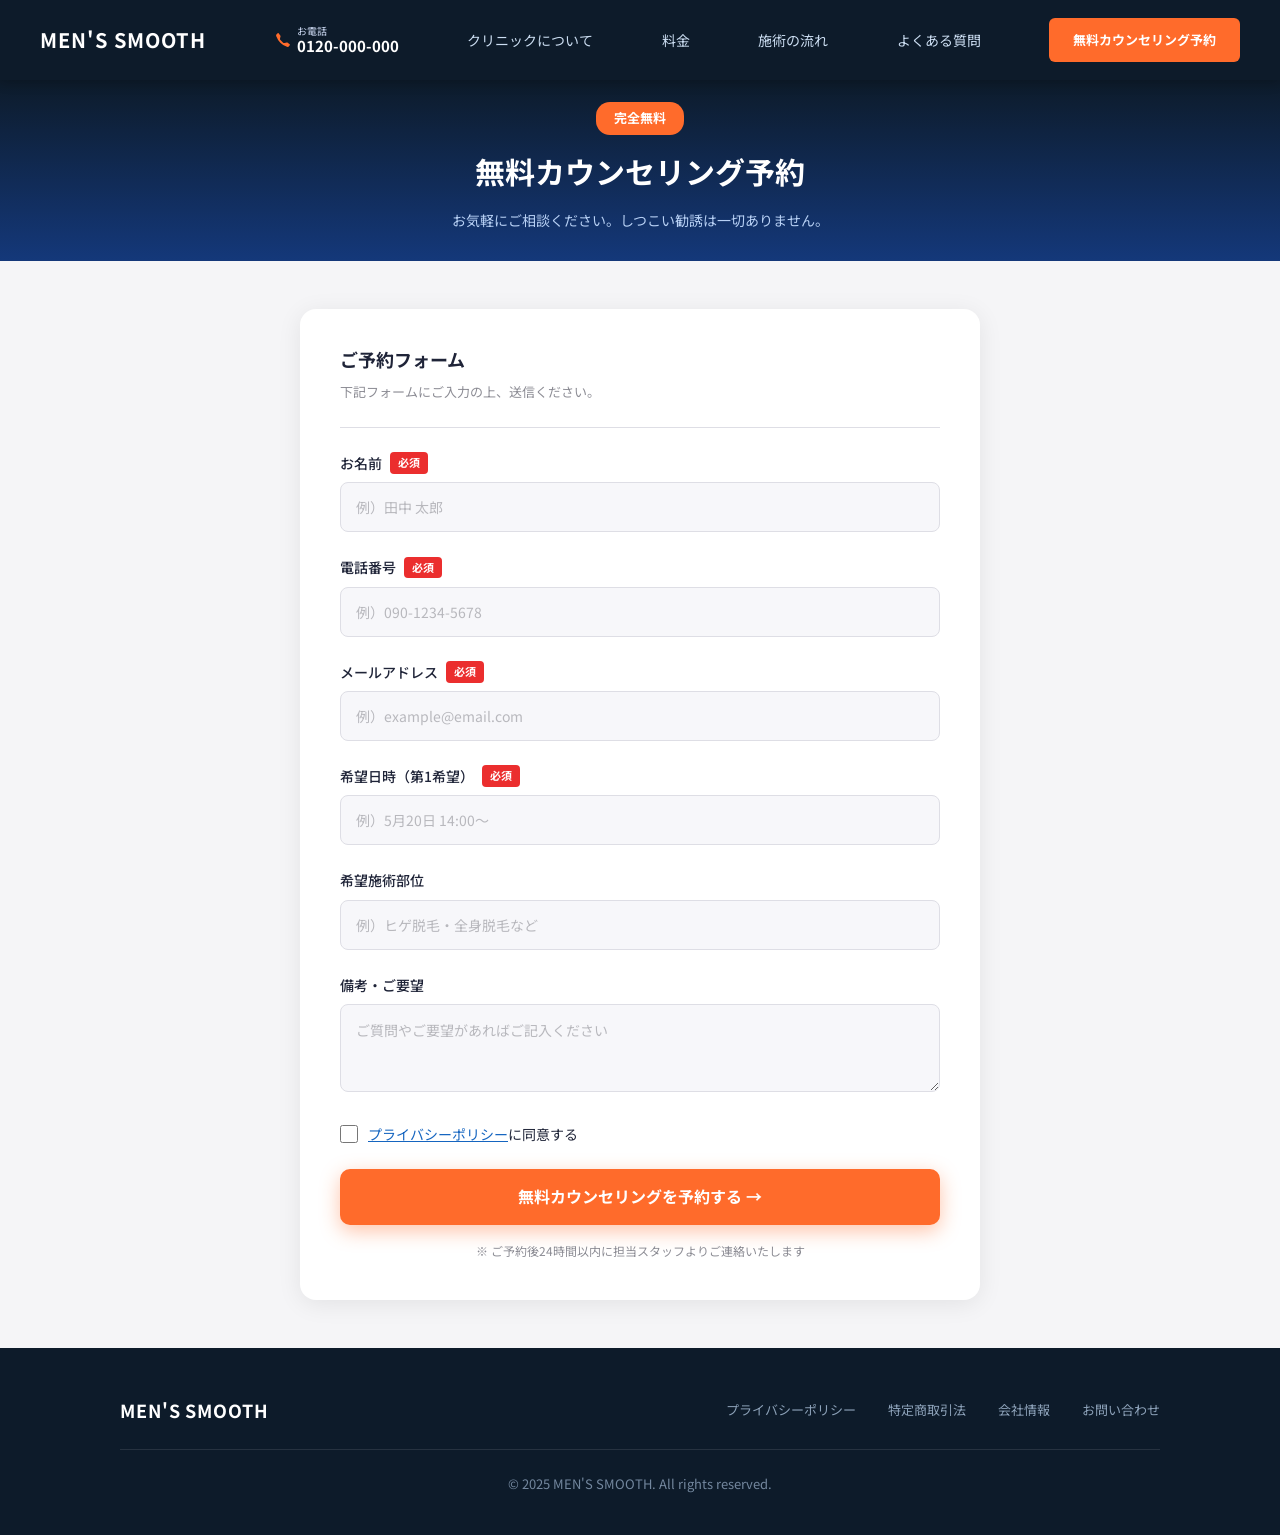
<file: reservation-counseling.html>
﻿<!DOCTYPE html>
<html lang="ja">
<head>
  <meta charset="UTF-8">
  <meta name="viewport" content="width=device-width, initial-scale=1.0">
  <meta name="description" content="無料カウンセリングのご予約フォーム。お気軽にご相談ください。MEN'S SMOOTH。">
  <meta name="format-detection" content="telephone=no">
  <title>無料カウンセリング予約 | MEN'S SMOOTH</title>
  <link rel="preconnect" href="https://fonts.googleapis.com">
  <link rel="preconnect" href="https://fonts.gstatic.com" crossorigin>
  <link href="https://fonts.googleapis.com/css2?family=Inter:wght@400;700;800&family=Noto+Sans+JP:wght@400;500;700;900&display=swap" rel="stylesheet">
  <link rel="stylesheet" href="./css/styles.css">
</head>
<body class="subpage">

  <!-- ===== Header ===== -->
  <header class="header">
    <div class="header__inner">
      <a href="./index.html" class="header__logo">MEN'S SMOOTH</a>

      <a href="tel:0120000000" class="header__tel" aria-label="電話で問い合わせ">
        <svg class="header__tel-icon" viewBox="0 0 16 16" aria-hidden="true">
          <path d="M3.654 1.328a.678.678 0 0 0-1.015-.063L1.605 2.3c-.483.484-.661 1.169-.45 1.77a17.6 17.6 0 0 0 4.168 6.608 17.6 17.6 0 0 0 6.608 4.168c.601.211 1.286.033 1.77-.45l1.034-1.034a.678.678 0 0 0-.063-1.015l-2.307-1.794a.68.68 0 0 0-.58-.122l-2.19.547a1.75 1.75 0 0 1-1.657-.459L5.482 8.062a1.75 1.75 0 0 1-.46-1.657l.548-2.19a.68.68 0 0 0-.122-.58z"/>
        </svg>
        <span class="header__tel-text">
          <span class="header__tel-label">お電話</span>
          <span class="header__tel-num">0120-000-000</span>
        </span>
      </a>

      <nav class="header__nav" aria-label="グローバルナビゲーション">
        <a href="./index.html#feature" class="header__nav-link">クリニックについて</a>
        <a href="./index.html#price" class="header__nav-link">料金</a>
        <a href="./index.html#flow" class="header__nav-link">施術の流れ</a>
        <a href="./index.html#faq" class="header__nav-link">よくある質問</a>
      </nav>

      <a href="./reservation-counseling.html" class="btn btn--primary header__cta is-pc">無料カウンセリング予約</a>
      <a href="./reservation-counseling.html" class="btn btn--primary header__cta is-sp">無料予約</a>

      <button type="button" class="header__hamburger js-hamburger" aria-label="メニューを開く" aria-expanded="false">
        <span class="header__hamburger-line"></span>
        <span class="header__hamburger-line"></span>
        <span class="header__hamburger-line"></span>
      </button>
    </div>
  </header>

  <div class="header__sp-tel">
    <a href="tel:0120000000">
      <svg class="header__sp-tel-icon" viewBox="0 0 16 16" aria-hidden="true">
        <path d="M3.654 1.328a.678.678 0 0 0-1.015-.063L1.605 2.3c-.483.484-.661 1.169-.45 1.77a17.6 17.6 0 0 0 4.168 6.608 17.6 17.6 0 0 0 6.608 4.168c.601.211 1.286.033 1.77-.45l1.034-1.034a.678.678 0 0 0-.063-1.015l-2.307-1.794a.68.68 0 0 0-.58-.122l-2.19.547a1.75 1.75 0 0 1-1.657-.459L5.482 8.062a1.75 1.75 0 0 1-.46-1.657l.548-2.19a.68.68 0 0 0-.122-.58z"/>
      </svg>
      0120-000-000
    </a>
  </div>

  <div class="sp-drawer js-drawer" aria-hidden="true">
    <nav class="sp-drawer__nav">
      <a href="./index.html#feature" class="sp-drawer__link">クリニックについて</a>
      <a href="./index.html#price" class="sp-drawer__link">料金</a>
      <a href="./index.html#flow" class="sp-drawer__link">施術の流れ</a>
      <a href="./index.html#faq" class="sp-drawer__link">よくある質問</a>
      <a href="./index.html#stores" class="sp-drawer__link">店舗一覧</a>
    </nav>
  </div>

  <!-- ===== Subpage Hero ===== -->
  <section class="subpage-hero">
    <span class="subpage-hero__badge">完全無料</span>
    <h1 class="subpage-hero__title">無料カウンセリング予約</h1>
    <p class="subpage-hero__sub">お気軽にご相談ください。しつこい勧誘は一切ありません。</p>
  </section>

  <!-- ===== Form ===== -->
  <main class="subpage__main">
    <div class="form-wrap">
      <!--
        method="get"：静的サーバー（Python http.server 等）は POST を受け付けないため GET を使用。
        novalidate：ブラウザ標準UIはデザイン制御不可なため無効化し、JS側でバリデーションを実装。
        required 属性は JS の validateForm が読み取る際のマーカーとして使用。
      -->
      <form class="form-card" action="thanks.html" method="get" novalidate>
        <h2 class="form-card__title">ご予約フォーム</h2>
        <p class="form-card__sub">下記フォームにご入力の上、送信ください。</p>
        <div class="form-card__divider"></div>

        <div class="form-row">
          <label for="name" class="form-label">お名前 <span class="form-label__required">必須</span></label>
          <input type="text" id="name" name="name" class="form-input" placeholder="例）田中 太郎" required autocomplete="name">
        </div>

        <div class="form-row">
          <label for="tel" class="form-label">電話番号 <span class="form-label__required">必須</span></label>
          <input type="tel" id="tel" name="tel" class="form-input" placeholder="例）090-1234-5678" required autocomplete="tel">
        </div>

        <div class="form-row">
          <label for="email" class="form-label">メールアドレス <span class="form-label__required">必須</span></label>
          <input type="email" id="email" name="email" class="form-input" placeholder="例）example@email.com" required autocomplete="email">
        </div>

        <div class="form-row">
          <label for="datetime" class="form-label">希望日時（第1希望）<span class="form-label__required">必須</span></label>
          <input type="text" id="datetime" name="datetime" class="form-input" placeholder="例）5月20日 14:00〜" required>
        </div>

        <div class="form-row">
          <label for="part" class="form-label">希望施術部位</label>
          <input type="text" id="part" name="part" class="form-input" placeholder="例）ヒゲ脱毛・全身脱毛など">
        </div>

        <div class="form-row">
          <label for="memo" class="form-label">備考・ご要望</label>
          <textarea id="memo" name="memo" class="form-textarea" placeholder="ご質問やご要望があればご記入ください"></textarea>
        </div>

        <label class="form-checkbox">
          <input type="checkbox" name="agree" required>
          <span class="form-checkbox__text"><a href="./privacy.html">プライバシーポリシー</a>に同意する</span>
        </label>

        <button type="submit" class="form-submit">無料カウンセリングを予約する →</button>
        <p class="form-note">※ ご予約後24時間以内に担当スタッフよりご連絡いたします</p>
      </form>
    </div>
  </main>

  <!-- ===== Footer ===== -->
  <footer class="footer">
    <div class="footer__inner">
      <div class="footer__top">
        <div class="footer__logo">MEN'S SMOOTH</div>
        <nav class="footer__nav" aria-label="フッターナビゲーション">
          <a href="./privacy.html" class="footer__link">プライバシーポリシー</a>
          <a href="./tokusho.html" class="footer__link">特定商取引法</a>
          <a href="./company.html" class="footer__link">会社情報</a>
          <a href="./contact.html" class="footer__link">お問い合わせ</a>
        </nav>
      </div>
      <div class="footer__divider"></div>
      <p class="footer__copy">© 2025 MEN'S SMOOTH. All rights reserved.</p>
    </div>
  </footer>

  <script src="./js/main.js" defer></script>
</body>
</html>
</file>
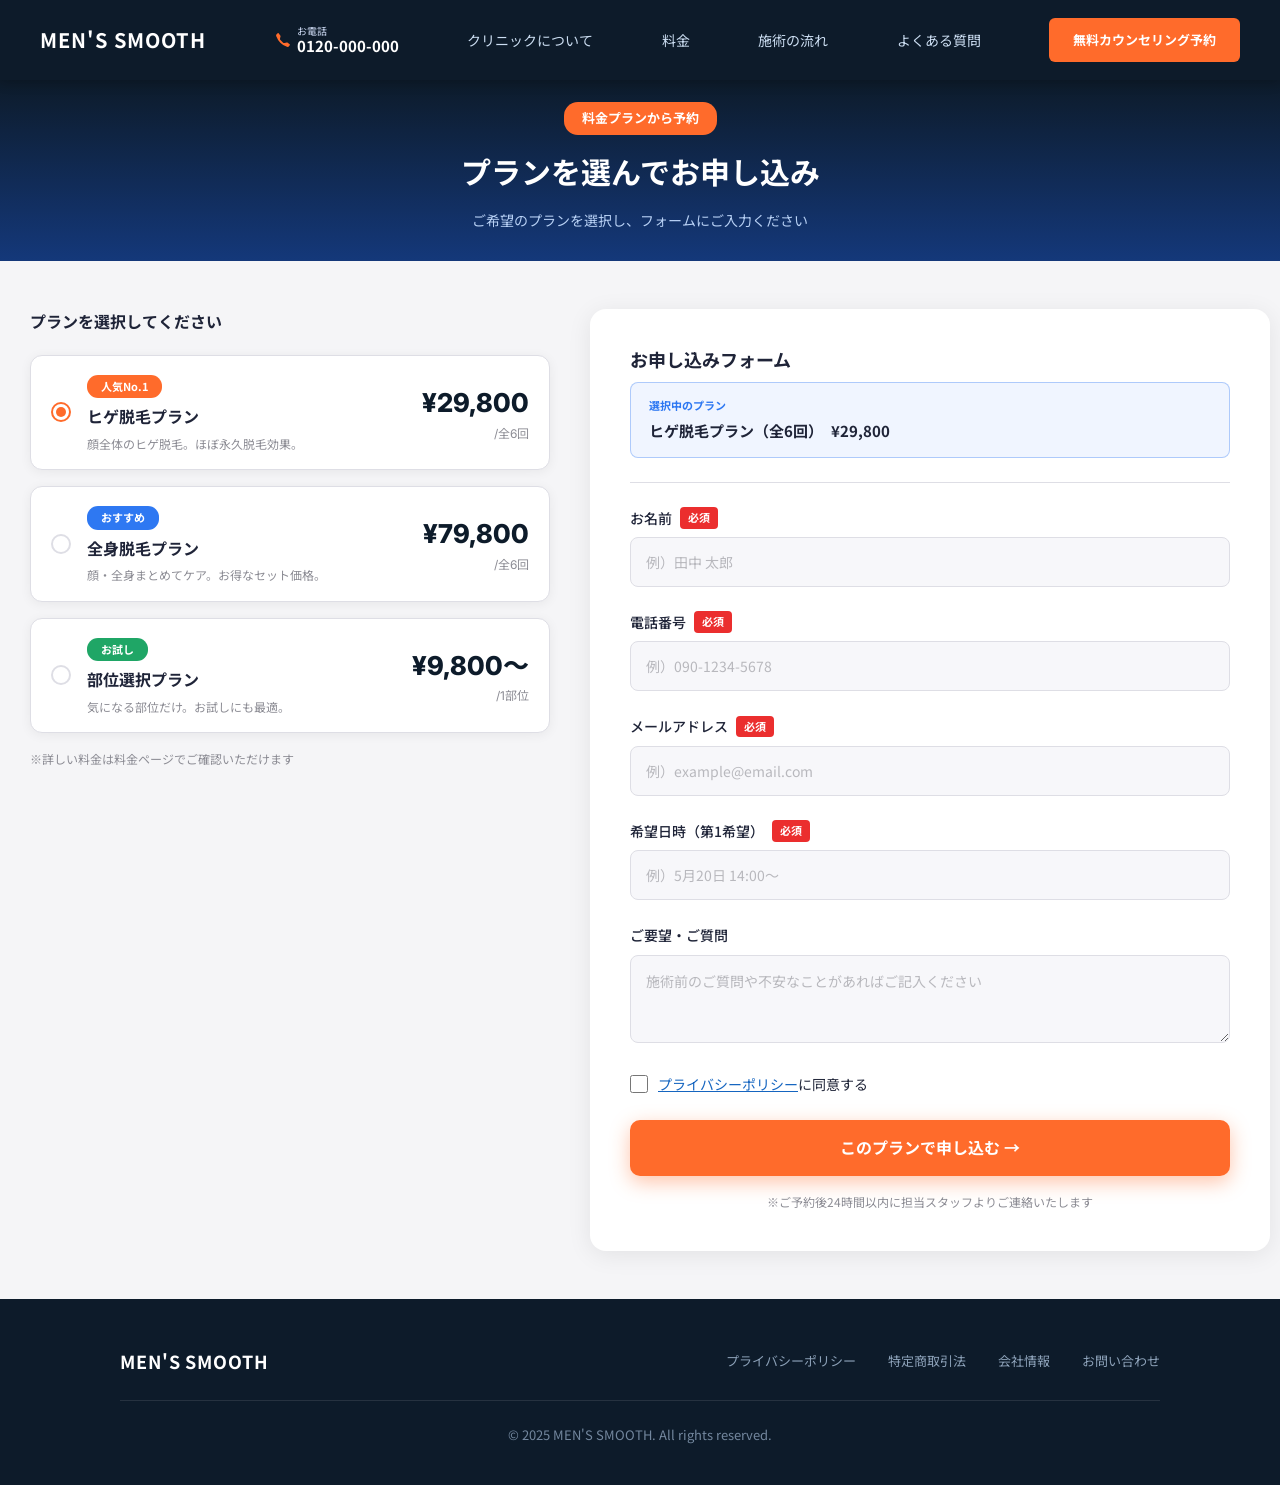
<file: reservation-plan.html>
﻿<!DOCTYPE html>
<html lang="ja">
<head>
  <meta charset="UTF-8">
  <meta name="viewport" content="width=device-width, initial-scale=1.0">
  <meta name="description" content="料金プランからお申し込み。ヒゲ脱毛・全身脱毛・部分脱毛から選べます。MEN'S SMOOTH。">
  <meta name="format-detection" content="telephone=no">
  <title>料金プランから予約 | MEN'S SMOOTH</title>
  <link rel="preconnect" href="https://fonts.googleapis.com">
  <link rel="preconnect" href="https://fonts.gstatic.com" crossorigin>
  <link href="https://fonts.googleapis.com/css2?family=Inter:wght@400;700;800&family=Noto+Sans+JP:wght@400;500;700;900&display=swap" rel="stylesheet">
  <link rel="stylesheet" href="./css/styles.css">
</head>
<body class="subpage">

  <!-- ===== Header ===== -->
  <header class="header">
    <div class="header__inner">
      <a href="./index.html" class="header__logo">MEN'S SMOOTH</a>

      <a href="tel:0120000000" class="header__tel" aria-label="電話で問い合わせ">
        <svg class="header__tel-icon" viewBox="0 0 16 16" aria-hidden="true">
          <path d="M3.654 1.328a.678.678 0 0 0-1.015-.063L1.605 2.3c-.483.484-.661 1.169-.45 1.77a17.6 17.6 0 0 0 4.168 6.608 17.6 17.6 0 0 0 6.608 4.168c.601.211 1.286.033 1.77-.45l1.034-1.034a.678.678 0 0 0-.063-1.015l-2.307-1.794a.68.68 0 0 0-.58-.122l-2.19.547a1.75 1.75 0 0 1-1.657-.459L5.482 8.062a1.75 1.75 0 0 1-.46-1.657l.548-2.19a.68.68 0 0 0-.122-.58z"/>
        </svg>
        <span class="header__tel-text">
          <span class="header__tel-label">お電話</span>
          <span class="header__tel-num">0120-000-000</span>
        </span>
      </a>

      <nav class="header__nav" aria-label="グローバルナビゲーション">
        <a href="./index.html#feature" class="header__nav-link">クリニックについて</a>
        <a href="./index.html#price" class="header__nav-link">料金</a>
        <a href="./index.html#flow" class="header__nav-link">施術の流れ</a>
        <a href="./index.html#faq" class="header__nav-link">よくある質問</a>
      </nav>

      <a href="./reservation-counseling.html" class="btn btn--primary header__cta is-pc">無料カウンセリング予約</a>
      <a href="./reservation-counseling.html" class="btn btn--primary header__cta is-sp">無料予約</a>

      <button type="button" class="header__hamburger js-hamburger" aria-label="メニューを開く" aria-expanded="false">
        <span class="header__hamburger-line"></span>
        <span class="header__hamburger-line"></span>
        <span class="header__hamburger-line"></span>
      </button>
    </div>
  </header>

  <div class="header__sp-tel">
    <a href="tel:0120000000">
      <svg class="header__sp-tel-icon" viewBox="0 0 16 16" aria-hidden="true">
        <path d="M3.654 1.328a.678.678 0 0 0-1.015-.063L1.605 2.3c-.483.484-.661 1.169-.45 1.77a17.6 17.6 0 0 0 4.168 6.608 17.6 17.6 0 0 0 6.608 4.168c.601.211 1.286.033 1.77-.45l1.034-1.034a.678.678 0 0 0-.063-1.015l-2.307-1.794a.68.68 0 0 0-.58-.122l-2.19.547a1.75 1.75 0 0 1-1.657-.459L5.482 8.062a1.75 1.75 0 0 1-.46-1.657l.548-2.19a.68.68 0 0 0-.122-.58z"/>
      </svg>
      0120-000-000
    </a>
  </div>

  <div class="sp-drawer js-drawer" aria-hidden="true">
    <nav class="sp-drawer__nav">
      <a href="./index.html#feature" class="sp-drawer__link">クリニックについて</a>
      <a href="./index.html#price" class="sp-drawer__link">料金</a>
      <a href="./index.html#flow" class="sp-drawer__link">施術の流れ</a>
      <a href="./index.html#faq" class="sp-drawer__link">よくある質問</a>
    </nav>
  </div>

  <!-- ===== Subpage Hero ===== -->
  <section class="subpage-hero">
    <span class="subpage-hero__badge">料金プランから予約</span>
    <h1 class="subpage-hero__title">プランを選んでお申し込み</h1>
    <p class="subpage-hero__sub">ご希望のプランを選択し、フォームにご入力ください</p>
  </section>

  <!-- ===== Form ===== -->
  <main class="subpage__main">
    <!--
      method="get"：静的サーバーが POST を受け付けないため GET を使用。
      novalidate：JS 側バリデーション（main.js）に委ねるためブラウザ標準UIを無効化。
      hidden "from=plan"：GET フォームは action の URL クエリを上書きするため、
      ?plan=xxx ではなく hidden input で from=plan を送信する。thanks.html 側で参照。
    -->
    <form class="form-wrap form-wrap--two" action="thanks.html" method="get" novalidate>
      <input type="hidden" name="from" value="plan">

      <!-- Plan Select Column -->
      <div class="plan-select">
        <h2 class="plan-select__title">プランを選択してください</h2>

        <!-- data-name/price/times：JS が「選択中プラン」サマリー表示に使用（inline script 参照）-->
        <label class="plan-option">
          <input type="radio" name="plan" value="hige" data-name="ヒゲ脱毛プラン" data-price="¥29,800" data-times="全6回" checked>
          <span class="plan-option__radio" aria-hidden="true"></span>
          <div class="plan-option__body">
            <span class="plan-option__tag">人気No.1</span>
            <p class="plan-option__name">ヒゲ脱毛プラン</p>
            <p class="plan-option__desc">顔全体のヒゲ脱毛。ほぼ永久脱毛効果。</p>
          </div>
          <div class="plan-option__price">¥29,800<span class="plan-option__price-unit">/全6回</span></div>
        </label>

        <label class="plan-option">
          <input type="radio" name="plan" value="zenshin" data-name="全身脱毛プラン" data-price="¥79,800" data-times="全6回">
          <span class="plan-option__radio" aria-hidden="true"></span>
          <div class="plan-option__body">
            <span class="plan-option__tag plan-option__tag--blue">おすすめ</span>
            <p class="plan-option__name">全身脱毛プラン</p>
            <p class="plan-option__desc">顔・全身まとめてケア。お得なセット価格。</p>
          </div>
          <div class="plan-option__price">¥79,800<span class="plan-option__price-unit">/全6回</span></div>
        </label>

        <label class="plan-option">
          <input type="radio" name="plan" value="bubun" data-name="部位選択プラン" data-price="¥9,800〜" data-times="1部位">
          <span class="plan-option__radio" aria-hidden="true"></span>
          <div class="plan-option__body">
            <span class="plan-option__tag plan-option__tag--green">お試し</span>
            <p class="plan-option__name">部位選択プラン</p>
            <p class="plan-option__desc">気になる部位だけ。お試しにも最適。</p>
          </div>
          <div class="plan-option__price">¥9,800〜<span class="plan-option__price-unit">/1部位</span></div>
        </label>

        <p class="plan-select__note">※詳しい料金は<a href="./index.html#price">料金ページ</a>でご確認いただけます</p>
      </div>

      <!-- Form Card Column -->
      <div class="form-card">
        <h2 class="form-card__title">お申し込みフォーム</h2>

        <div class="selected-plan js-selected-plan">
          <p class="selected-plan__label">選択中のプラン</p>
          <div class="selected-plan__row">
            <p class="selected-plan__name js-selected-plan-name">ヒゲ脱毛プラン（全6回）　¥29,800</p>
          </div>
        </div>

        <div class="form-card__divider"></div>

        <div class="form-row">
          <label for="name" class="form-label">お名前 <span class="form-label__required">必須</span></label>
          <input type="text" id="name" name="name" class="form-input" placeholder="例）田中 太郎" required autocomplete="name">
        </div>

        <div class="form-row">
          <label for="tel" class="form-label">電話番号 <span class="form-label__required">必須</span></label>
          <input type="tel" id="tel" name="tel" class="form-input" placeholder="例）090-1234-5678" required autocomplete="tel">
        </div>

        <div class="form-row">
          <label for="email" class="form-label">メールアドレス <span class="form-label__required">必須</span></label>
          <input type="email" id="email" name="email" class="form-input" placeholder="例）example@email.com" required autocomplete="email">
        </div>

        <div class="form-row">
          <label for="datetime" class="form-label">希望日時（第1希望）<span class="form-label__required">必須</span></label>
          <input type="text" id="datetime" name="datetime" class="form-input" placeholder="例）5月20日 14:00〜" required>
        </div>

        <div class="form-row">
          <label for="memo" class="form-label">ご要望・ご質問</label>
          <textarea id="memo" name="memo" class="form-textarea" placeholder="施術前のご質問や不安なことがあればご記入ください"></textarea>
        </div>

        <label class="form-checkbox">
          <input type="checkbox" name="agree" required>
          <span class="form-checkbox__text"><a href="./privacy.html">プライバシーポリシー</a>に同意する</span>
        </label>

        <button type="submit" class="form-submit">このプランで申し込む →</button>
        <p class="form-note">※ご予約後24時間以内に担当スタッフよりご連絡いたします</p>
      </div>

    </form>
  </main>

  <!-- ===== Footer ===== -->
  <footer class="footer">
    <div class="footer__inner">
      <div class="footer__top">
        <div class="footer__logo">MEN'S SMOOTH</div>
        <nav class="footer__nav" aria-label="フッターナビゲーション">
          <a href="./privacy.html" class="footer__link">プライバシーポリシー</a>
          <a href="./tokusho.html" class="footer__link">特定商取引法</a>
          <a href="./company.html" class="footer__link">会社情報</a>
          <a href="./contact.html" class="footer__link">お問い合わせ</a>
        </nav>
      </div>
      <div class="footer__divider"></div>
      <p class="footer__copy">© 2025 MEN'S SMOOTH. All rights reserved.</p>
    </div>
  </footer>

  <script src="./js/main.js" defer></script>
  <script>
    // 選択プランをサマリーに反映 + URLパラメータ対応
    (function () {
      var radios = document.querySelectorAll('input[name="plan"]');
      var nameEl = document.querySelector('.js-selected-plan-name');
      function update() {
        var checked = document.querySelector('input[name="plan"]:checked');
        if (!checked || !nameEl) return;
        nameEl.textContent = checked.dataset.name + '（' + checked.dataset.times + '）　' + checked.dataset.price;
      }
      radios.forEach(function (r) { r.addEventListener('change', update); });

      // URL ?plan=xxx でプリセレクト
      var params = new URLSearchParams(window.location.search);
      var planParam = params.get('plan');
      if (planParam) {
        var target = document.querySelector('input[name="plan"][value="' + planParam + '"]');
        if (target) {
          target.checked = true;
          update();
        }
      }
    })();
  </script>
</body>
</html>
</file>
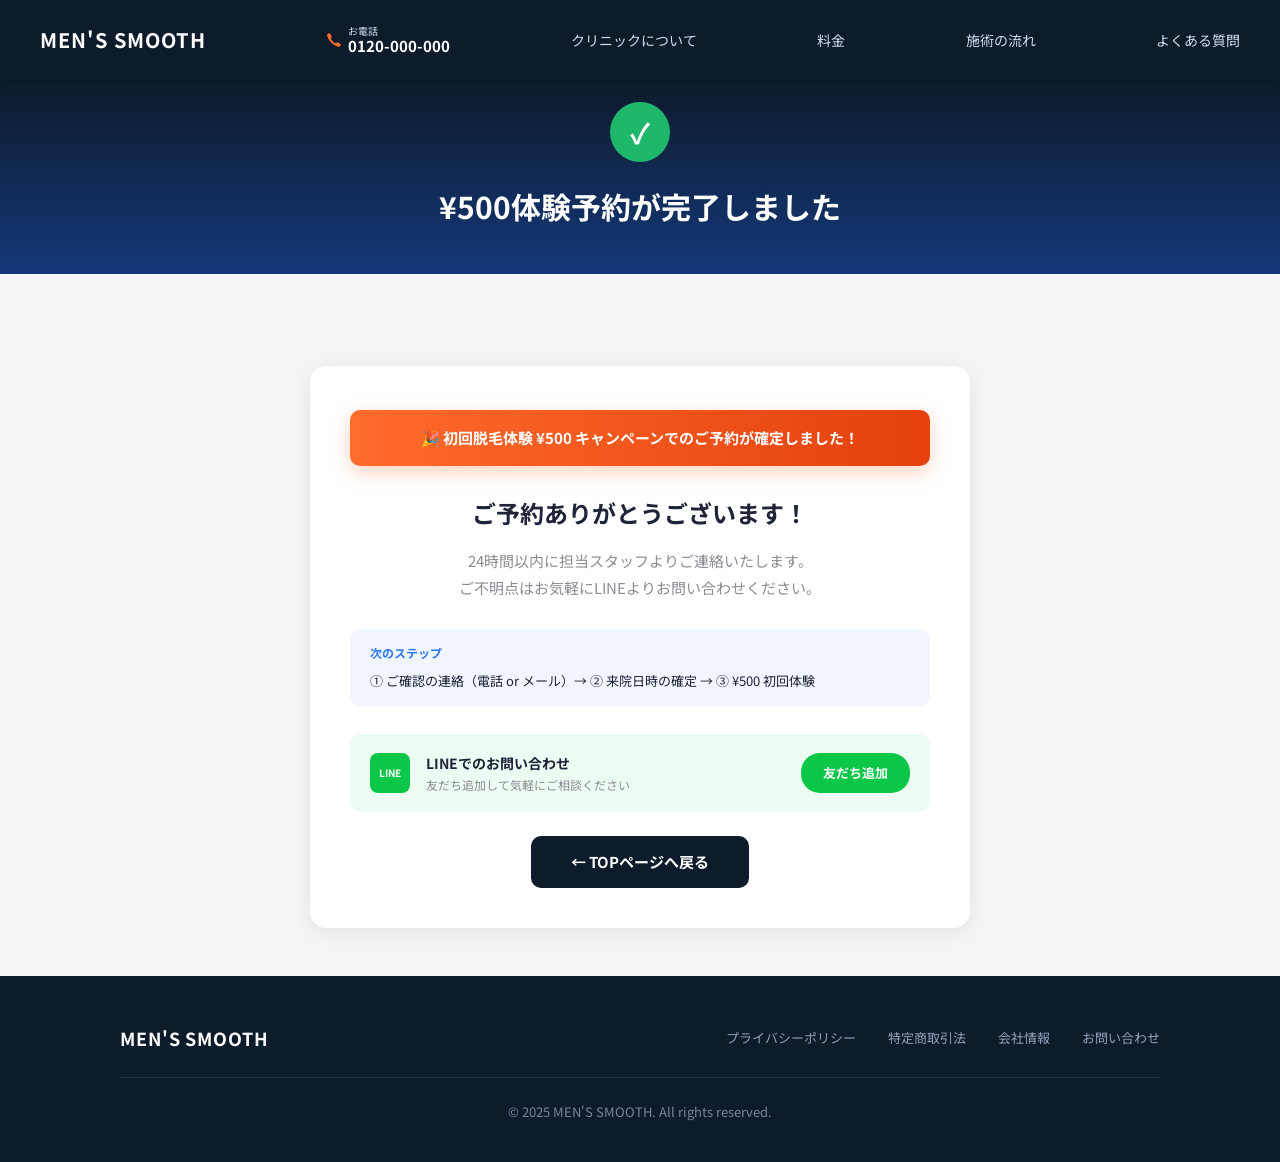
<file: thanks-campaign.html>
<!DOCTYPE html>
<html lang="ja">
<head>
  <meta charset="UTF-8">
  <meta name="viewport" content="width=device-width, initial-scale=1.0">
  <meta name="description" content="¥500体験予約が完了しました。MEN'S SMOOTH。">
  <meta name="format-detection" content="telephone=no">
  <meta name="robots" content="noindex">
  <title>¥500体験予約完了 | MEN'S SMOOTH</title>
  <link rel="preconnect" href="https://fonts.googleapis.com">
  <link rel="preconnect" href="https://fonts.gstatic.com" crossorigin>
  <link href="https://fonts.googleapis.com/css2?family=Inter:wght@400;700;800&family=Noto+Sans+JP:wght@400;500;700;900&display=swap" rel="stylesheet">
  <link rel="stylesheet" href="./css/styles.css">
</head>
<body class="subpage">

  <!-- ===== Header ===== -->
  <header class="header">
    <div class="header__inner">
      <a href="./index.html" class="header__logo">MEN'S SMOOTH</a>

      <a href="tel:0120000000" class="header__tel" aria-label="電話で問い合わせ">
        <svg class="header__tel-icon" viewBox="0 0 16 16" aria-hidden="true">
          <path d="M3.654 1.328a.678.678 0 0 0-1.015-.063L1.605 2.3c-.483.484-.661 1.169-.45 1.77a17.6 17.6 0 0 0 4.168 6.608 17.6 17.6 0 0 0 6.608 4.168c.601.211 1.286.033 1.77-.45l1.034-1.034a.678.678 0 0 0-.063-1.015l-2.307-1.794a.68.68 0 0 0-.58-.122l-2.19.547a1.75 1.75 0 0 1-1.657-.459L5.482 8.062a1.75 1.75 0 0 1-.46-1.657l.548-2.19a.68.68 0 0 0-.122-.58z"/>
        </svg>
        <span class="header__tel-text">
          <span class="header__tel-label">お電話</span>
          <span class="header__tel-num">0120-000-000</span>
        </span>
      </a>

      <nav class="header__nav" aria-label="グローバルナビゲーション">
        <a href="./index.html#feature" class="header__nav-link">クリニックについて</a>
        <a href="./index.html#price" class="header__nav-link">料金</a>
        <a href="./index.html#flow" class="header__nav-link">施術の流れ</a>
        <a href="./index.html#faq" class="header__nav-link">よくある質問</a>
      </nav>

      <button type="button" class="header__hamburger js-hamburger" aria-label="メニューを開く" aria-expanded="false">
        <span class="header__hamburger-line"></span>
        <span class="header__hamburger-line"></span>
        <span class="header__hamburger-line"></span>
      </button>
    </div>
  </header>

  <div class="header__sp-tel">
    <a href="tel:0120000000">
      <svg class="header__sp-tel-icon" viewBox="0 0 16 16" aria-hidden="true">
        <path d="M3.654 1.328a.678.678 0 0 0-1.015-.063L1.605 2.3c-.483.484-.661 1.169-.45 1.77a17.6 17.6 0 0 0 4.168 6.608 17.6 17.6 0 0 0 6.608 4.168c.601.211 1.286.033 1.77-.45l1.034-1.034a.678.678 0 0 0-.063-1.015l-2.307-1.794a.68.68 0 0 0-.58-.122l-2.19.547a1.75 1.75 0 0 1-1.657-.459L5.482 8.062a1.75 1.75 0 0 1-.46-1.657l.548-2.19a.68.68 0 0 0-.122-.58z"/>
      </svg>
      0120-000-000
    </a>
  </div>

  <div class="sp-drawer js-drawer" aria-hidden="true">
    <nav class="sp-drawer__nav">
      <a href="./index.html#feature" class="sp-drawer__link">クリニックについて</a>
      <a href="./index.html#price" class="sp-drawer__link">料金</a>
      <a href="./index.html#flow" class="sp-drawer__link">施術の流れ</a>
      <a href="./index.html#faq" class="sp-drawer__link">よくある質問</a>
    </nav>
  </div>

  <!-- ===== Subpage Hero ===== -->
  <section class="subpage-hero">
    <div class="thanks-icon" aria-hidden="true">✓</div>
    <h1 class="subpage-hero__title">¥500体験予約が完了しました</h1>
  </section>

  <!-- ===== Thanks Body ===== -->
  <main class="subpage__main">
    <div class="thanks-card">
      <p class="thanks-banner">🎉 初回脱毛体験 ¥500 キャンペーンでのご予約が確定しました！</p>

      <h2 class="thanks-card__title">ご予約ありがとうございます！</h2>
      <p class="thanks-card__desc">
        24時間以内に担当スタッフよりご連絡いたします。<br>
        ご不明点はお気軽にLINEよりお問い合わせください。
      </p>

      <div class="thanks-steps">
        <p class="thanks-steps__label">次のステップ</p>
        <p class="thanks-steps__list">① ご確認の連絡（電話 or メール）→ ② 来院日時の確定 → ③ ¥500 初回体験</p>
      </div>

      <div class="thanks-line">
        <span class="thanks-line__icon">LINE</span>
        <div class="thanks-line__body">
          <p class="thanks-line__title">LINEでのお問い合わせ</p>
          <p class="thanks-line__sub">友だち追加して気軽にご相談ください</p>
        </div>
        <a href="#" class="thanks-line__btn">友だち追加</a>
      </div>

      <a href="./index.html" class="thanks-back">← TOPページへ戻る</a>
    </div>
  </main>

  <!-- ===== Footer ===== -->
  <footer class="footer">
    <div class="footer__inner">
      <div class="footer__top">
        <div class="footer__logo">MEN'S SMOOTH</div>
        <nav class="footer__nav" aria-label="フッターナビゲーション">
          <a href="./privacy.html" class="footer__link">プライバシーポリシー</a>
          <a href="./tokusho.html" class="footer__link">特定商取引法</a>
          <a href="./company.html" class="footer__link">会社情報</a>
          <a href="./contact.html" class="footer__link">お問い合わせ</a>
        </nav>
      </div>
      <div class="footer__divider"></div>
      <p class="footer__copy">© 2025 MEN'S SMOOTH. All rights reserved.</p>
    </div>
  </footer>

  <script src="./js/main.js" defer></script>
</body>
</html>
</file>
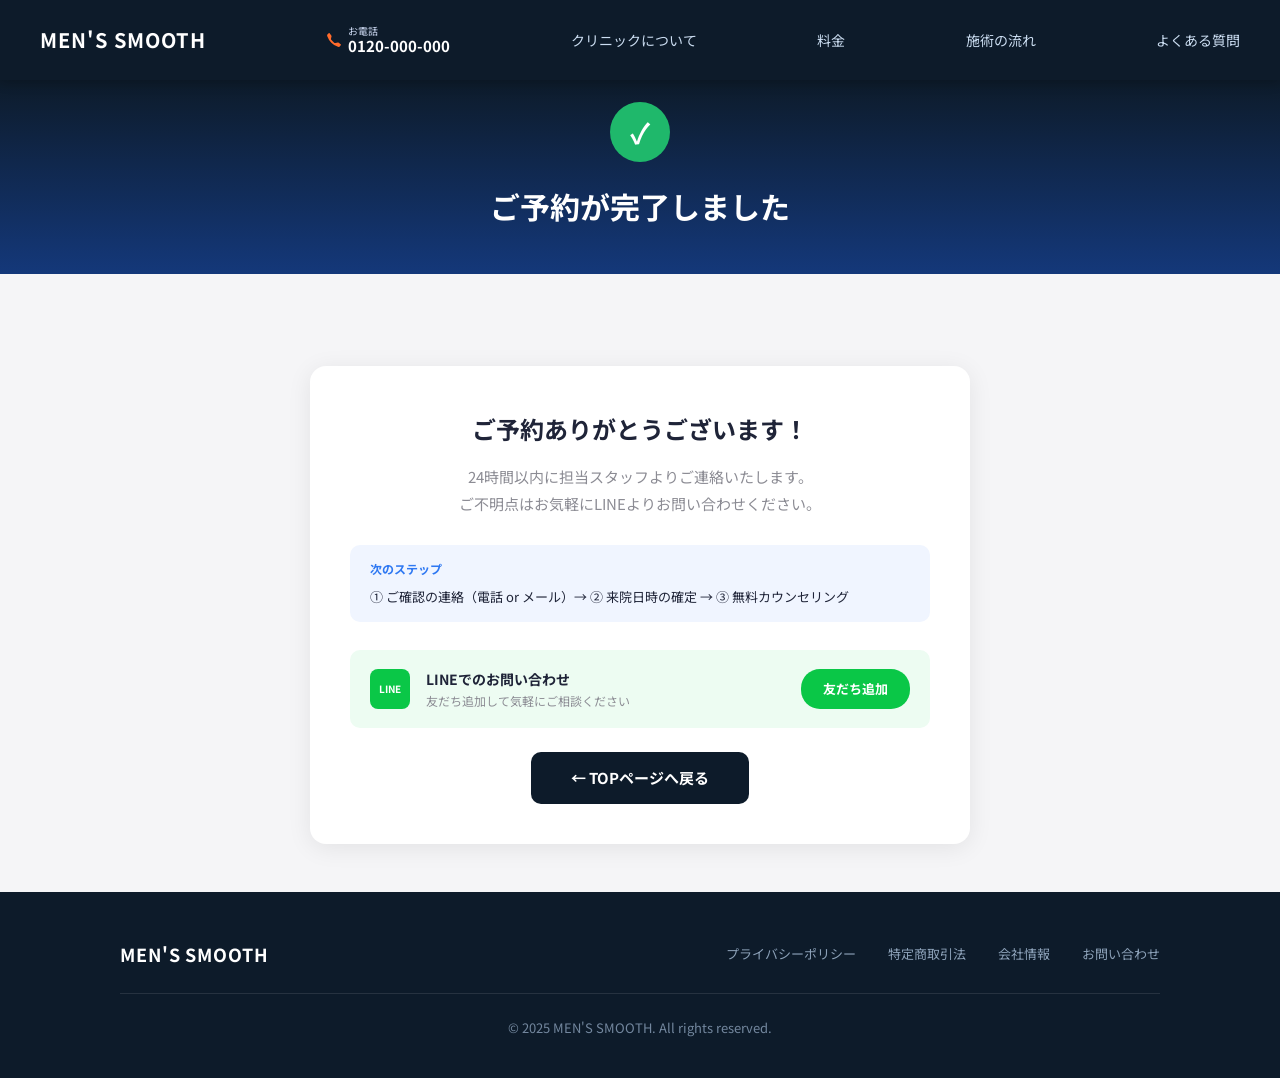
<file: thanks.html>
<!DOCTYPE html>
<html lang="ja">
<head>
  <meta charset="UTF-8">
  <meta name="viewport" content="width=device-width, initial-scale=1.0">
  <meta name="description" content="ご予約が完了しました。MEN'S SMOOTH。">
  <meta name="format-detection" content="telephone=no">
  <meta name="robots" content="noindex">
  <title>ご予約完了 | MEN'S SMOOTH</title>
  <link rel="preconnect" href="https://fonts.googleapis.com">
  <link rel="preconnect" href="https://fonts.gstatic.com" crossorigin>
  <link href="https://fonts.googleapis.com/css2?family=Inter:wght@400;700;800&family=Noto+Sans+JP:wght@400;500;700;900&display=swap" rel="stylesheet">
  <link rel="stylesheet" href="./css/styles.css">
</head>
<body class="subpage">

  <!-- ===== Header ===== -->
  <header class="header">
    <div class="header__inner">
      <a href="./index.html" class="header__logo">MEN'S SMOOTH</a>

      <a href="tel:0120000000" class="header__tel" aria-label="電話で問い合わせ">
        <svg class="header__tel-icon" viewBox="0 0 16 16" aria-hidden="true">
          <path d="M3.654 1.328a.678.678 0 0 0-1.015-.063L1.605 2.3c-.483.484-.661 1.169-.45 1.77a17.6 17.6 0 0 0 4.168 6.608 17.6 17.6 0 0 0 6.608 4.168c.601.211 1.286.033 1.77-.45l1.034-1.034a.678.678 0 0 0-.063-1.015l-2.307-1.794a.68.68 0 0 0-.58-.122l-2.19.547a1.75 1.75 0 0 1-1.657-.459L5.482 8.062a1.75 1.75 0 0 1-.46-1.657l.548-2.19a.68.68 0 0 0-.122-.58z"/>
        </svg>
        <span class="header__tel-text">
          <span class="header__tel-label">お電話</span>
          <span class="header__tel-num">0120-000-000</span>
        </span>
      </a>

      <nav class="header__nav" aria-label="グローバルナビゲーション">
        <a href="./index.html#feature" class="header__nav-link">クリニックについて</a>
        <a href="./index.html#price" class="header__nav-link">料金</a>
        <a href="./index.html#flow" class="header__nav-link">施術の流れ</a>
        <a href="./index.html#faq" class="header__nav-link">よくある質問</a>
      </nav>

      <button type="button" class="header__hamburger js-hamburger" aria-label="メニューを開く" aria-expanded="false">
        <span class="header__hamburger-line"></span>
        <span class="header__hamburger-line"></span>
        <span class="header__hamburger-line"></span>
      </button>
    </div>
  </header>

  <div class="header__sp-tel">
    <a href="tel:0120000000">
      <svg class="header__sp-tel-icon" viewBox="0 0 16 16" aria-hidden="true">
        <path d="M3.654 1.328a.678.678 0 0 0-1.015-.063L1.605 2.3c-.483.484-.661 1.169-.45 1.77a17.6 17.6 0 0 0 4.168 6.608 17.6 17.6 0 0 0 6.608 4.168c.601.211 1.286.033 1.77-.45l1.034-1.034a.678.678 0 0 0-.063-1.015l-2.307-1.794a.68.68 0 0 0-.58-.122l-2.19.547a1.75 1.75 0 0 1-1.657-.459L5.482 8.062a1.75 1.75 0 0 1-.46-1.657l.548-2.19a.68.68 0 0 0-.122-.58z"/>
      </svg>
      0120-000-000
    </a>
  </div>

  <div class="sp-drawer js-drawer" aria-hidden="true">
    <nav class="sp-drawer__nav">
      <a href="./index.html#feature" class="sp-drawer__link">クリニックについて</a>
      <a href="./index.html#price" class="sp-drawer__link">料金</a>
      <a href="./index.html#flow" class="sp-drawer__link">施術の流れ</a>
      <a href="./index.html#faq" class="sp-drawer__link">よくある質問</a>
    </nav>
  </div>

  <!-- ===== Subpage Hero ===== -->
  <section class="subpage-hero">
    <div class="thanks-icon" aria-hidden="true">✓</div>
    <h1 class="subpage-hero__title">ご予約が完了しました</h1>
  </section>

  <!-- ===== Thanks Body ===== -->
  <main class="subpage__main">
    <div class="thanks-card">
      <h2 class="thanks-card__title">ご予約ありがとうございます！</h2>
      <p class="thanks-card__desc">
        24時間以内に担当スタッフよりご連絡いたします。<br>
        ご不明点はお気軽にLINEよりお問い合わせください。
      </p>

      <div class="thanks-steps">
        <p class="thanks-steps__label">次のステップ</p>
        <p class="thanks-steps__list js-thanks-steps">① ご確認の連絡（電話 or メール）→ ② 来院日時の確定 → ③ 無料カウンセリング</p>
      </div>

      <div class="thanks-line">
        <span class="thanks-line__icon">LINE</span>
        <div class="thanks-line__body">
          <p class="thanks-line__title">LINEでのお問い合わせ</p>
          <p class="thanks-line__sub">友だち追加して気軽にご相談ください</p>
        </div>
        <a href="#" class="thanks-line__btn">友だち追加</a>
      </div>

      <a href="./index.html" class="thanks-back">← TOPページへ戻る</a>
    </div>
  </main>

  <!-- ===== Footer ===== -->
  <footer class="footer">
    <div class="footer__inner">
      <div class="footer__top">
        <div class="footer__logo">MEN'S SMOOTH</div>
        <nav class="footer__nav" aria-label="フッターナビゲーション">
          <a href="./privacy.html" class="footer__link">プライバシーポリシー</a>
          <a href="./tokusho.html" class="footer__link">特定商取引法</a>
          <a href="./company.html" class="footer__link">会社情報</a>
          <a href="./contact.html" class="footer__link">お問い合わせ</a>
        </nav>
      </div>
      <div class="footer__divider"></div>
      <p class="footer__copy">© 2025 MEN'S SMOOTH. All rights reserved.</p>
    </div>
  </footer>

  <script src="./js/main.js" defer></script>
  <script>
    // ?from=plan のとき（料金プラン予約経由）はステップ文言を変更する
    // カウンセリング予約はデフォルトテキストをそのまま使用
    if (new URLSearchParams(location.search).get('from') === 'plan') {
      document.querySelector('.js-thanks-steps').textContent =
        '① ご確認の連絡（電話 or メール）→ ② 来院日時の確定 → ③ ご来院・施術スタート';
    }
  </script>
</body>
</html>
</file>
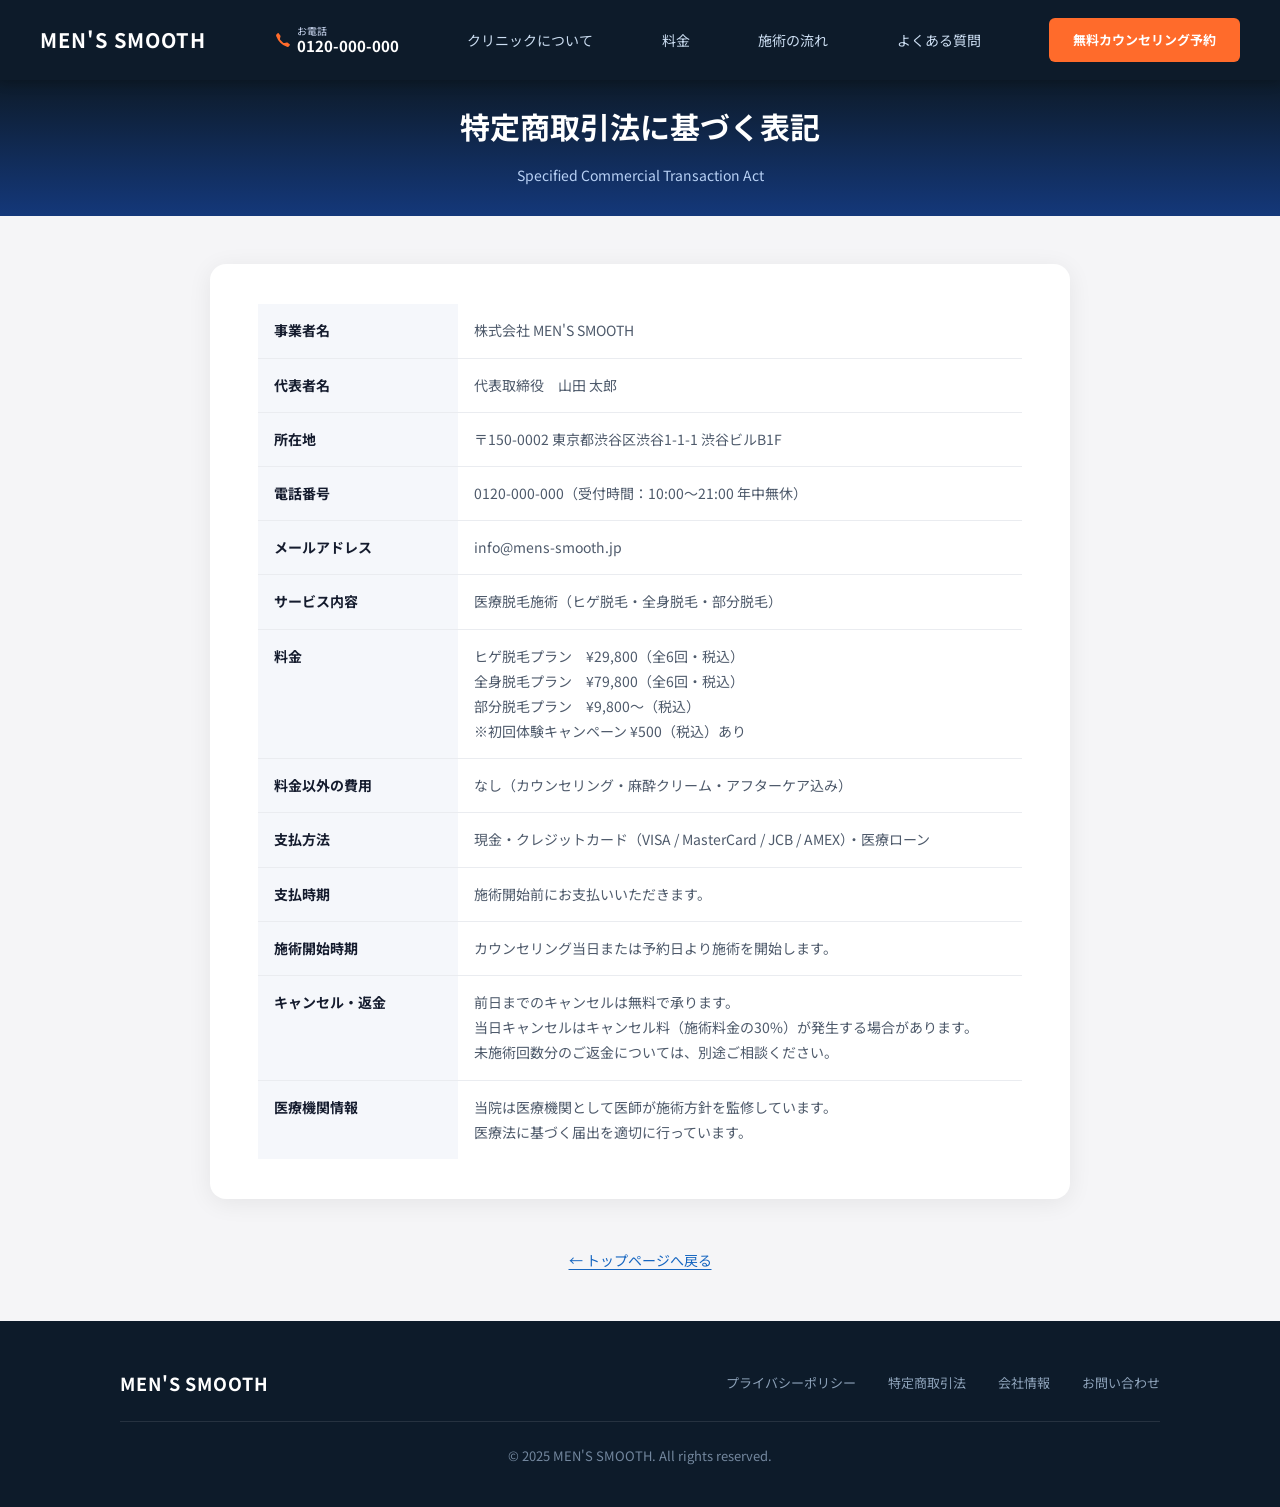
<file: tokusho.html>
<!DOCTYPE html>
<html lang="ja">
<head>
  <meta charset="UTF-8">
  <meta name="viewport" content="width=device-width, initial-scale=1.0">
  <meta name="description" content="MEN'S SMOOTHの特定商取引法に基づく表記です。">
  <meta name="format-detection" content="telephone=no">
  <title>特定商取引法に基づく表記 | MEN'S SMOOTH</title>
  <link rel="preconnect" href="https://fonts.googleapis.com">
  <link rel="preconnect" href="https://fonts.gstatic.com" crossorigin>
  <link href="https://fonts.googleapis.com/css2?family=Inter:wght@400;700;800&family=Noto+Sans+JP:wght@400;500;700;900&display=swap" rel="stylesheet">
  <link rel="stylesheet" href="./css/styles.css">
</head>
<body class="subpage">

  <!-- ===== Header ===== -->
  <header class="header">
    <div class="header__inner">
      <a href="./index.html" class="header__logo">MEN'S SMOOTH</a>
      <a href="tel:0120000000" class="header__tel" aria-label="電話で問い合わせ">
        <svg class="header__tel-icon" viewBox="0 0 16 16" aria-hidden="true">
          <path d="M3.654 1.328a.678.678 0 0 0-1.015-.063L1.605 2.3c-.483.484-.661 1.169-.45 1.77a17.6 17.6 0 0 0 4.168 6.608 17.6 17.6 0 0 0 6.608 4.168c.601.211 1.286.033 1.77-.45l1.034-1.034a.678.678 0 0 0-.063-1.015l-2.307-1.794a.68.68 0 0 0-.58-.122l-2.19.547a1.75 1.75 0 0 1-1.657-.459L5.482 8.062a1.75 1.75 0 0 1-.46-1.657l.548-2.19a.68.68 0 0 0-.122-.58z"/>
        </svg>
        <span class="header__tel-text">
          <span class="header__tel-label">お電話</span>
          <span class="header__tel-num">0120-000-000</span>
        </span>
      </a>
      <nav class="header__nav" aria-label="グローバルナビゲーション">
        <a href="./index.html#feature" class="header__nav-link">クリニックについて</a>
        <a href="./index.html#price" class="header__nav-link">料金</a>
        <a href="./index.html#flow" class="header__nav-link">施術の流れ</a>
        <a href="./index.html#faq" class="header__nav-link">よくある質問</a>
      </nav>
      <a href="./reservation-counseling.html" class="btn btn--primary header__cta is-pc">無料カウンセリング予約</a>
      <a href="./reservation-counseling.html" class="btn btn--primary header__cta is-sp">無料予約</a>
      <button type="button" class="header__hamburger js-hamburger" aria-label="メニューを開く" aria-expanded="false">
        <span class="header__hamburger-line"></span>
        <span class="header__hamburger-line"></span>
        <span class="header__hamburger-line"></span>
      </button>
    </div>
  </header>
  <div class="header__sp-tel">
    <a href="tel:0120000000">
      <svg class="header__sp-tel-icon" viewBox="0 0 16 16" aria-hidden="true">
        <path d="M3.654 1.328a.678.678 0 0 0-1.015-.063L1.605 2.3c-.483.484-.661 1.169-.45 1.77a17.6 17.6 0 0 0 4.168 6.608 17.6 17.6 0 0 0 6.608 4.168c.601.211 1.286.033 1.77-.45l1.034-1.034a.678.678 0 0 0-.063-1.015l-2.307-1.794a.68.68 0 0 0-.58-.122l-2.19.547a1.75 1.75 0 0 1-1.657-.459L5.482 8.062a1.75 1.75 0 0 1-.46-1.657l.548-2.19a.68.68 0 0 0-.122-.58z"/>
      </svg>
      0120-000-000
    </a>
  </div>
  <div class="sp-drawer js-drawer" aria-hidden="true">
    <nav class="sp-drawer__nav">
      <a href="./index.html#feature" class="sp-drawer__link">クリニックについて</a>
      <a href="./index.html#price" class="sp-drawer__link">料金</a>
      <a href="./index.html#flow" class="sp-drawer__link">施術の流れ</a>
      <a href="./index.html#faq" class="sp-drawer__link">よくある質問</a>
      <a href="./index.html#stores" class="sp-drawer__link">店舗一覧</a>
      <a href="./reservation-counseling.html" class="btn btn--primary sp-drawer__cta">無料カウンセリング予約</a>
    </nav>
  </div>

  <!-- ===== Page Hero ===== -->
  <div class="subpage-hero">
    <p class="subpage-hero__title">特定商取引法に基づく表記</p>
    <p class="subpage-hero__sub">Specified Commercial Transaction Act</p>
  </div>

  <main class="subpage__main">
    <div class="doc-wrap">
      <div class="doc-card">
        <table class="doc-table">
          <tr>
            <th>事業者名</th>
            <td>株式会社 MEN'S SMOOTH</td>
          </tr>
          <tr>
            <th>代表者名</th>
            <td>代表取締役　山田 太郎</td>
          </tr>
          <tr>
            <th>所在地</th>
            <td>〒150-0002 東京都渋谷区渋谷1-1-1 渋谷ビルB1F</td>
          </tr>
          <tr>
            <th>電話番号</th>
            <td>0120-000-000（受付時間：10:00〜21:00 年中無休）</td>
          </tr>
          <tr>
            <th>メールアドレス</th>
            <td>info@mens-smooth.jp</td>
          </tr>
          <tr>
            <th>サービス内容</th>
            <td>医療脱毛施術（ヒゲ脱毛・全身脱毛・部分脱毛）</td>
          </tr>
          <tr>
            <th>料金</th>
            <td>
              ヒゲ脱毛プラン　¥29,800（全6回・税込）<br>
              全身脱毛プラン　¥79,800（全6回・税込）<br>
              部分脱毛プラン　¥9,800〜（税込）<br>
              ※初回体験キャンペーン ¥500（税込）あり
            </td>
          </tr>
          <tr>
            <th>料金以外の費用</th>
            <td>なし（カウンセリング・麻酔クリーム・アフターケア込み）</td>
          </tr>
          <tr>
            <th>支払方法</th>
            <td>現金・クレジットカード（VISA / MasterCard / JCB / AMEX）・医療ローン</td>
          </tr>
          <tr>
            <th>支払時期</th>
            <td>施術開始前にお支払いいただきます。</td>
          </tr>
          <tr>
            <th>施術開始時期</th>
            <td>カウンセリング当日または予約日より施術を開始します。</td>
          </tr>
          <tr>
            <th>キャンセル・返金</th>
            <td>
              前日までのキャンセルは無料で承ります。<br>
              当日キャンセルはキャンセル料（施術料金の30%）が発生する場合があります。<br>
              未施術回数分のご返金については、別途ご相談ください。
            </td>
          </tr>
          <tr>
            <th>医療機関情報</th>
            <td>
              当院は医療機関として医師が施術方針を監修しています。<br>
              医療法に基づく届出を適切に行っています。
            </td>
          </tr>
        </table>
      </div>
      <p class="doc-back"><a href="./index.html">← トップページへ戻る</a></p>
    </div>
  </main>

  <!-- ===== Footer ===== -->
  <footer class="footer">
    <div class="footer__inner">
      <div class="footer__top">
        <div class="footer__logo">MEN'S SMOOTH</div>
        <nav class="footer__nav" aria-label="フッターナビゲーション">
          <a href="./privacy.html" class="footer__link">プライバシーポリシー</a>
          <a href="./tokusho.html" class="footer__link">特定商取引法</a>
          <a href="./company.html" class="footer__link">会社情報</a>
          <a href="./contact.html" class="footer__link">お問い合わせ</a>
        </nav>
      </div>
      <div class="footer__divider"></div>
      <p class="footer__copy">© 2025 MEN'S SMOOTH. All rights reserved.</p>
    </div>
  </footer>

  <script src="./js/main.js" defer></script>
</body>
</html>
</file>
<file: css/styles.css>
@charset "UTF-8";

/* =========================================================
   MEN'S SMOOTH - LP Stylesheet
   - Mobile-first はせず、PC基準でSPメディアクエリで上書き
   - BEM命名（block__element--modifier）
   - WordPress化を考慮し、セクションごとに整理
   ========================================================= */

/* ---------- 0. Reset & Base ---------- */
*,
*::before,
*::after {
  box-sizing: border-box;
  margin: 0;
  padding: 0;
}

html {
  font-size: 16px;
  scroll-behavior: smooth;
  -webkit-text-size-adjust: 100%;
}

body {
  font-family: "Noto Sans JP", -apple-system, BlinkMacSystemFont, "Hiragino Kaku Gothic ProN",
    "ヒラギノ角ゴ ProN W3", Meiryo, sans-serif;
  font-weight: 400;
  line-height: 1.6;
  color: #151c2e;
  background-color: #ffffff;
  overflow-x: hidden;
  -webkit-font-smoothing: antialiased;
  -moz-osx-font-smoothing: grayscale;
}

img {
  max-width: 100%;
  height: auto;
  display: block;
}

a {
  color: inherit;
  text-decoration: none;
}

button {
  font: inherit;
  cursor: pointer;
  border: none;
  background: none;
}

ul,
ol {
  list-style: none;
}

/* ---------- 1. Common Layout ---------- */
/* 全セクション共通のコンテナ。max-width: 1440px で中央揃え */
.section {
  width: 100%;
}

.section__inner {
  max-width: 1440px;
  margin: 0 auto;
  padding: 96px 120px;
}

.section-title {
  text-align: center;
  margin-bottom: 56px;
}

.section-title__label {
  display: block;
  font-family: "Inter", sans-serif;
  font-weight: 700;
  font-size: 12px;
  letter-spacing: 2.4px;
  margin-bottom: 14px;
}

.section-title__heading {
  font-size: 40px;
  font-weight: 700;
  line-height: 1.45;
  margin-bottom: 14px;
  color: #151c2e;
}

.section-title__sub {
  font-size: 16px;
  color: #6b788c;
}

.section-title--light .section-title__heading {
  color: #ffffff;
}

.section-title--light .section-title__sub {
  color: #99adc4;
}

/* ---------- 2. Buttons ---------- */
.btn {
  display: inline-flex;
  align-items: center;
  justify-content: center;
  font-family: "Noto Sans JP", sans-serif;
  font-weight: 700;
  text-align: center;
  border-radius: 10px;
  transition: opacity 0.2s ease, transform 0.2s ease;
  white-space: nowrap;
}

.btn:hover {
  opacity: 0.9;
  transform: translateY(-1px);
}

.btn--primary {
  background-color: #ff6b2b;
  color: #ffffff;
  box-shadow: 0 10px 30px rgba(255, 107, 43, 0.45);
}

.btn--secondary {
  background-color: #1565c0;
  color: #ffffff;
}

.btn--cyan {
  background-color: #00b4d8;
  color: #ffffff;
}

.btn--gold {
  background-color: #d1b847;
  color: #0a0a0f;
}

.btn--lg {
  padding: 22px 48px;
  font-size: 18px;
}

.btn--xl {
  padding: 24px 64px;
  font-size: 20px;
  border-radius: 12px;
  box-shadow: 0 12px 32px rgba(255, 107, 43, 0.5);
}

.btn--md {
  padding: 14px 24px;
  font-size: 14px;
  border-radius: 10px;
}

.btn--block {
  width: 100%;
}

/* ---------- 3. Header ---------- */
/* -------- Header (PC: 80px / SP: 50px + 26px tel strip = 76px) -------- */
.header {
  position: sticky;
  top: 0;
  z-index: 100;
  background-color: #0d1b2a;
  height: 80px;
  box-shadow: 0 2px 12px rgba(0, 0, 0, 0.2);
}

.header__inner {
  max-width: 1440px;
  margin: 0 auto;
  height: 100%;
  padding: 0 40px;
  display: flex;
  align-items: center;
  justify-content: space-between;
  gap: 24px;
}

.header__logo {
  font-size: 20px;
  font-weight: 700;
  letter-spacing: 1px;
  color: #ffffff;
  flex-shrink: 0;
  white-space: nowrap;
}

.header__tel {
  display: flex;
  align-items: center;
  gap: 6px;
  color: #ffffff;
  flex-shrink: 0;
}

.header__tel-icon {
  width: 16px;
  height: 16px;
  flex-shrink: 0;
  fill: #ff6b2b;
}

.header__tel-text {
  display: flex;
  flex-direction: column;
  line-height: 1.2;
}

.header__tel-label {
  font-size: 10px;
  font-weight: 400;
  color: #ccd9f2;
  letter-spacing: 0;
}

.header__tel-num {
  font-size: 15px;
  font-weight: 700;
  color: #ffffff;
  letter-spacing: 0;
  font-feature-settings: "tnum"; /* 電話番号を等幅数字で表示（桁ズレ防止）*/
}

/*
 * display: contents で nav 要素自体をレイアウトから外し、
 * 子の <a> が直接 header__inner の flex アイテムになる設計。
 * ※ nav や .header__tel に is-pc を付けると display: revert で上書きされるため注意。
 */
.header__nav {
  display: contents;
}

.header__nav-link {
  position: relative;
  font-size: 14px;
  font-weight: 400;
  color: #ccdef2;
  white-space: nowrap;
  letter-spacing: 0;
  transition: color 0.2s ease;
  padding: 4px 0;
}

.header__nav-link::after {
  content: "";
  position: absolute;
  left: 0;
  right: 0;
  bottom: 0;
  height: 1px;
  background-color: #00b4d8;
  transform: scaleX(0);
  transition: transform 0.25s ease;
  transform-origin: center;
}

.header__nav-link:hover {
  color: #ffffff;
}

.header__nav-link:hover::after {
  transform: scaleX(1);
}

.header__cta {
  flex-shrink: 0;
  padding: 12px 24px;
  font-size: 13px;
  font-weight: 700;
  border-radius: 6px;
  letter-spacing: 0;
  box-shadow: none;
}

.header__hamburger {
  display: none;
  width: 32px;
  height: 32px;
  position: relative;
  background: none;
  border: none;
  cursor: pointer;
  flex-shrink: 0;
}

.header__hamburger-line {
  position: absolute;
  left: 5px;
  width: 22px;
  height: 2px;
  background-color: #ffffff;
  border-radius: 1px;
  transition: transform 0.3s ease, top 0.3s ease, opacity 0.3s ease;
}

.header__hamburger-line:nth-child(1) {
  top: 7px;
}
.header__hamburger-line:nth-child(2) {
  top: 15px;
}
.header__hamburger-line:nth-child(3) {
  top: 23px;
}

.header__hamburger.is-active .header__hamburger-line:nth-child(1) {
  top: 15px;
  transform: rotate(45deg);
}
.header__hamburger.is-active .header__hamburger-line:nth-child(2) {
  opacity: 0;
}
.header__hamburger.is-active .header__hamburger-line:nth-child(3) {
  top: 15px;
  transform: rotate(-45deg);
}

/* SP用：ヘッダー下部の電話番号ストリップ */
.header__sp-tel {
  display: none;
  background-color: #0d1b2a;
  text-align: center;
  padding: 4px 0;
  height: 26px;
}

.header__sp-tel a {
  display: inline-flex;
  align-items: center;
  justify-content: center;
  gap: 6px;
  font-size: 12px;
  font-weight: 700;
  color: #ffffff;
  letter-spacing: 0;
  line-height: 18px;
}

.header__sp-tel-icon {
  width: 14px;
  height: 14px;
  fill: #ff6b2b;
}

/*
 * SPメニューパネル（ドロワー）— SPの電話ストリップ下から展開
 * top: 76px = ヘッダー50px + 電話ストリップ26px
 */
.sp-drawer {
  display: none;
  position: fixed;
  top: 76px;
  right: 0;
  width: 100%;
  max-width: 100%;
  background-color: #0d1b2a;
  padding: 24px 20px;
  z-index: 98;
  box-shadow: 0 4px 16px rgba(0, 0, 0, 0.3);
}

.sp-drawer.is-open {
  display: block;
}

.sp-drawer__nav {
  display: flex;
  flex-direction: column;
  gap: 20px;
}

.sp-drawer__link {
  font-size: 15px;
  color: #ffffff;
  padding: 8px 0;
  border-bottom: 1px solid rgba(255, 255, 255, 0.1);
}

.sp-drawer__cta {
  margin-top: 16px;
}

/*
 * FV（ファーストビュー）
 * PC: コンテンツ・画像を absolute で配置（左右2カラム風）
 * SP: flex で縦積みに切り替え（下部SPメディアクエリ参照）
 * isolation: isolate で子要素のz-indexスタッキングコンテキストを独立させる
 */
.fv {
  position: relative;
  background:
    radial-gradient(ellipse at 80% 20%, rgba(0, 180, 216, 0.18), transparent 55%),
    radial-gradient(ellipse at 15% 90%, rgba(255, 107, 43, 0.14), transparent 55%),
    linear-gradient(135deg, #050d17 0%, #0d1b2a 50%, #122537 100%);
  background-size: 200% 200%, 200% 200%, 100% 100%;
  overflow: hidden;
  height: 780px;
  isolation: isolate;
  animation: fvBgShift 18s ease-in-out infinite alternate;
}

/* 動くグリッド模様(背景の上に薄く重ねる) */
.fv::before {
  content: "";
  position: absolute;
  inset: -50px;
  z-index: 0;
  pointer-events: none;
  background-image:
    linear-gradient(to right, rgba(0, 180, 216, 0.06) 1px, transparent 1px),
    linear-gradient(to bottom, rgba(0, 180, 216, 0.06) 1px, transparent 1px);
  background-size: 60px 60px;
  mask-image: radial-gradient(ellipse at center, #000 30%, transparent 75%);
  -webkit-mask-image: radial-gradient(ellipse at center, #000 30%, transparent 75%);
  animation: fvGridDrift 30s linear infinite;
}

/* 走査ライン的な光の帯 */
.fv::after {
  content: "";
  position: absolute;
  inset: 0;
  z-index: 0;
  pointer-events: none;
  background: linear-gradient(
    115deg,
    transparent 0%,
    transparent 40%,
    rgba(0, 180, 216, 0.08) 50%,
    transparent 60%,
    transparent 100%
  );
  background-size: 250% 250%;
  animation: fvSheen 12s ease-in-out infinite;
}

.fv__inner {
  max-width: 1440px;
  margin: 0 auto;
  position: relative;
  height: 100%;
  z-index: 1;
}

/* ---- 装飾の円形グロー ---- */
.fv__decoration {
  position: absolute;
  border-radius: 50%;
  pointer-events: none;
  z-index: 0;
  filter: blur(8px);
  will-change: transform, opacity;
}

.fv__decoration--1 {
  width: 500px;
  height: 500px;
  right: 40px;
  top: -80px;
  background: radial-gradient(circle, rgba(0, 180, 216, 0.22), transparent 70%);
  animation: fvOrbFloat1 14s ease-in-out infinite;
}

.fv__decoration--2 {
  width: 300px;
  height: 300px;
  left: 100px;
  top: 500px;
  background: radial-gradient(circle, rgba(255, 107, 43, 0.2), transparent 70%);
  animation: fvOrbFloat2 11s ease-in-out infinite;
}

/* ---- アニメーション定義 ---- */
@keyframes fvBgShift {
  0% {
    background-position: 0% 0%, 100% 100%, 0 0;
  }
  100% {
    background-position: 100% 30%, 0% 70%, 0 0;
  }
}

@keyframes fvGridDrift {
  0% {
    transform: translate(0, 0);
  }
  100% {
    transform: translate(60px, 60px);
  }
}

@keyframes fvSheen {
  0%,
  100% {
    background-position: 100% 0%;
    opacity: 0.6;
  }
  50% {
    background-position: 0% 100%;
    opacity: 1;
  }
}

@keyframes fvOrbFloat1 {
  0%,
  100% {
    transform: translate(0, 0) scale(1);
    opacity: 0.9;
  }
  33% {
    transform: translate(-30px, 40px) scale(1.08);
    opacity: 1;
  }
  66% {
    transform: translate(20px, -20px) scale(0.95);
    opacity: 0.8;
  }
}

@keyframes fvOrbFloat2 {
  0%,
  100% {
    transform: translate(0, 0) scale(1);
    opacity: 0.85;
  }
  50% {
    transform: translate(60px, -50px) scale(1.15);
    opacity: 1;
  }
}

/* アクセシビリティ：動きを減らす設定をONにしているユーザーには全アニメを停止 */
@media (prefers-reduced-motion: reduce) {
  .fv,
  .fv::before,
  .fv::after,
  .fv__decoration--1,
  .fv__decoration--2 {
    animation: none !important;
  }
}

/* ---- 左：テキストコンテンツ ---- */
.fv__content {
  position: absolute;
  left: 120px;
  top: 188px;
  z-index: 2;
  max-width: 620px;
}

.fv__label {
  display: block;
  font-family: "Inter", sans-serif;
  font-size: 12px;
  font-weight: 700;
  color: #00b4d8;
  letter-spacing: 2.16px;
  padding-left: 24px;
  margin-bottom: 18px;
}

.fv__heading-wrap {
  position: relative;
  padding-left: 24px;
  margin-bottom: 28px;
}

/* オレンジ縦バー：見出し全体の左に沿う（Figma h=179px） */
.fv__heading-wrap::before {
  content: "";
  position: absolute;
  left: 0;
  top: 6px;
  width: 4px;
  height: 179px;
  background-color: #ff6b2b;
  border-radius: 2px;
}

.fv__heading {
  font-size: 68px;
  font-weight: 700;
  line-height: 1.35;
  color: #ffffff;
}

.fv__sub {
  font-size: 20px;
  color: #bfd6f0;
  margin-bottom: 16px;
  letter-spacing: 0.5px;
}

.fv__desc {
  font-size: 15px;
  color: #99b2d1;
  line-height: 1.8;
  margin-bottom: 28px;
}

.fv__cta-row {
  margin-bottom: 16px;
}

.fv__notes {
  font-size: 13px;
  color: #8ca6c4;
  letter-spacing: 0.3px;
}

/* ---- 右：ヒーロー画像 ---- */
.fv__hero {
  position: absolute;
  right: 60px;
  top: 60px;
  width: 580px;
  height: 580px;
  border-radius: 16px;
  overflow: hidden;
  background: linear-gradient(to bottom, #0f1a38, #1f4080);
  padding: 20px;
  box-shadow: 0 20px 50px rgba(0, 0, 0, 0.4);
  z-index: 1;
}

.fv__hero::before,
.fv__hero::after {
  content: "";
  position: absolute;
  top: 20px;
  width: 1px;
  height: 540px;
  background-color: rgba(255, 255, 255, 0.04);
  z-index: 2;
}

.fv__hero::before {
  left: 32%;
}

.fv__hero::after {
  left: 65%;
}

.fv__hero img {
  width: 100%;
  height: 100%;
  object-fit: cover;
  border-radius: 12px;
  display: block;
}

/* ---- 下部：実績バー ---- */
.fv__stats {
  position: absolute;
  left: 0;
  right: 0;
  bottom: 0;
  height: 90px;
  display: flex;
  align-items: center;
  padding: 0 120px;
  z-index: 2;
  background-color: transparent;
}

/*
 * 背景帯を viewport 全幅に拡張するテクニック。
 * コンテナ内に収まる要素から全幅の帯を作る定番手法：
 *   left: 50%  → 親の中央に移動
 *   width: 100vw → ビューポート幅に拡張
 *   transform: translateX(-50%) → 左にずらして左端を画面端に合わせる
 */
.fv__stats::before {
  content: "";
  position: absolute;
  left: 50%;
  top: 0;
  bottom: 0;
  width: 100vw;
  transform: translateX(-50%);
  background-color: rgba(0, 0, 0, 0.25);
  backdrop-filter: blur(8px);
  -webkit-backdrop-filter: blur(8px);
  z-index: -1;
  pointer-events: none;
}

.fv__stat {
  flex: 1;
  text-align: center;
  position: relative;
}

.fv__stat:not(:last-child)::after {
  content: "";
  position: absolute;
  right: 0;
  top: 50%;
  transform: translateY(-50%);
  height: 40px;
  width: 1px;
  background-color: rgba(255, 255, 255, 0.15);
}

.fv__stat-num {
  font-family: "Inter", "Noto Sans JP", sans-serif;
  font-size: 26px;
  font-weight: 700;
  color: #00b4d8;
  letter-spacing: 0.5px;
  margin-bottom: 4px;
}

.fv__stat-label {
  font-size: 12px;
  color: #a6bfdb;
}

/* ---------- 5. Campaign ---------- */
.campaign {
  background-color: #0a0a0f;
  position: relative;
  padding: 36px 0;
  text-align: center;
}

.campaign::before,
.campaign::after {
  content: "";
  position: absolute;
  left: 0;
  right: 0;
  height: 3px;
  background: linear-gradient(to right, transparent, #f2d966, transparent);
}

.campaign::before {
  top: 0;
}

.campaign::after {
  bottom: 0;
}

.campaign__badge {
  display: inline-block;
  background-color: rgba(209, 184, 71, 0.15);
  border: 1px solid #d1b847;
  border-radius: 15px;
  padding: 6px 18px;
  font-size: 12px;
  font-weight: 700;
  color: #d1b847;
  margin-bottom: 24px;
}

.campaign__title {
  font-size: 52px;
  font-weight: 700;
  color: #f7e580;
  letter-spacing: 2px;
  margin-bottom: 16px;
}

.campaign__sub {
  font-size: 15px;
  color: #bfbfbf;
  margin-bottom: 24px;
}

.campaign__cta {
  margin-bottom: 12px;
}

.campaign__note {
  font-size: 11px;
  color: #808080;
}

/* ---------- 6. Nayami ---------- */
.nayami {
  background-color: #f2f6fb;
  position: relative;
  overflow: hidden;
}

/*
 * 背景マーキー（装飾テキスト）— シームレスループの仕組み
 * HTML側で同じ内容の <span> を2セット並べ、translateX(0→-50%) で流す。
 * -50% で1セット分だけ移動したとき、見た目上は最初の状態と同じになるため
 * animation が繰り返されても途切れなく見える。
 */
.nayami__marquee {
  position: absolute;
  inset: 0;
  z-index: 0;
  display: flex;
  flex-direction: column;
  justify-content: space-around;
  padding: 60px 0;
  pointer-events: none;
  user-select: none;
  overflow: hidden;
  mask-image: linear-gradient(
    to right,
    transparent 0%,
    #000 8%,
    #000 92%,
    transparent 100%
  );
  -webkit-mask-image: linear-gradient(
    to right,
    transparent 0%,
    #000 8%,
    #000 92%,
    transparent 100%
  );
}

.nayami__marquee-row {
  display: flex;
  width: 100%;
  overflow: hidden;
}

.nayami__marquee-track {
  display: inline-flex;
  flex-shrink: 0;
  gap: 64px;
  padding-right: 64px;
  white-space: nowrap;
  will-change: transform;
  animation: nayamiMarquee 70s linear infinite;
}

.nayami__marquee-track span {
  font-family: "Noto Sans JP", sans-serif;
  font-weight: 800;
  letter-spacing: 0.04em;
  line-height: 1;
}

.nayami__marquee-row--1 .nayami__marquee-track {
  animation-duration: 75s;
}
.nayami__marquee-row--1 .nayami__marquee-track span {
  font-size: 64px;
  color: #1565c0;
  opacity: 0.07;
}

.nayami__marquee-row--2 .nayami__marquee-track {
  animation-duration: 60s;
  animation-direction: reverse;
}
.nayami__marquee-row--2 .nayami__marquee-track span {
  font-size: 52px;
  color: #151c2e;
  opacity: 0.06;
  font-style: italic;
  filter: blur(0.4px);
}

.nayami__marquee-row--3 .nayami__marquee-track {
  animation-duration: 90s;
}
.nayami__marquee-row--3 .nayami__marquee-track span {
  font-size: 72px;
  color: #ff6b2b;
  opacity: 0.06;
}

@keyframes nayamiMarquee {
  from {
    transform: translateX(0);
  }
  to {
    transform: translateX(-50%);
  }
}

@media (prefers-reduced-motion: reduce) {
  .nayami__marquee-track {
    animation: none !important;
  }
}

/* 本文を前面に */
.nayami .section__inner {
  position: relative;
  z-index: 1;
}

.nayami__cards {
  display: grid;
  grid-template-columns: repeat(3, 1fr);
  gap: 28px;
  max-width: 1200px;
  margin: 0 auto;
}

.nayami-card {
  background-color: #ffffff;
  border-radius: 20px;
  overflow: hidden;
  box-shadow: 0 8px 32px rgba(21, 28, 46, 0.1);
  display: flex;
  flex-direction: column;
}

.nayami-card__image {
  width: 100%;
  height: 200px;
  object-fit: cover;
}

.nayami-card__body {
  padding: 16px 28px 28px;
}

.nayami-card__tag {
  display: inline-block;
  background-color: rgba(21, 101, 192, 0.12);
  color: #1565c0;
  font-size: 12px;
  font-weight: 700;
  padding: 4px 14px;
  border-radius: 100px;
  margin-bottom: 14px;
}

.nayami-card__tag--cyan {
  background-color: rgba(0, 144, 175, 0.12);
  color: #0090af;
}

.nayami-card__tag--blue {
  background-color: rgba(15, 80, 150, 0.12);
  color: #0f5096;
}

.nayami-card__title {
  font-size: 22px;
  font-weight: 700;
  line-height: 1.5;
  color: #151c2e;
  margin-bottom: 16px;
}

.nayami-card__desc {
  font-size: 14px;
  color: #6b788c;
  line-height: 1.85;
}

/* ---------- 7. Benefit ---------- */
.benefit {
  background-color: #ffffff;
}

.benefit__cards {
  display: grid;
  grid-template-columns: repeat(2, 1fr);
  gap: 28px;
  max-width: 1180px;
  margin: 0 auto;
}

.benefit-card {
  position: relative;
  background-color: #f3f7fd;
  border-radius: 20px;
  padding: 36px 200px 36px 36px;
  min-height: 260px;
  border-left: 8px solid #1565c0;
  overflow: hidden;
  box-shadow: 0 6px 24px rgba(21, 101, 192, 0.1);
}

.benefit-card--cyan {
  border-left-color: #00b4d8;
  box-shadow: 0 6px 24px rgba(0, 180, 216, 0.1);
}

.benefit-card__num {
  font-family: "Inter", sans-serif;
  font-size: 13px;
  font-weight: 700;
  color: #1565c0;
  margin-bottom: 8px;
}

.benefit-card--cyan .benefit-card__num {
  color: #00b4d8;
}

.benefit-card__title {
  font-size: 24px;
  font-weight: 700;
  color: #151c2e;
  padding-bottom: 16px;
  border-bottom: 1px solid rgba(21, 101, 192, 0.2);
  margin-bottom: 16px;
}

.benefit-card--cyan .benefit-card__title {
  border-bottom-color: rgba(0, 180, 216, 0.2);
}

.benefit-card__desc {
  font-size: 14px;
  color: #667385;
  line-height: 1.85;
  max-width: 360px;
}

.benefit-card__image {
  position: absolute;
  right: 0;
  top: 0;
  width: 180px;
  height: 100%;
  object-fit: cover;
}

/* ---------- 8. Feature ---------- */
.feature {
  background-color: #08121f;
}

.feature__cards {
  display: grid;
  grid-template-columns: repeat(4, 1fr);
  gap: 28px;
  max-width: 1200px;
  margin: 0 auto;
}

.feature-card {
  background-color: rgba(255, 255, 255, 0.06);
  border: 1px solid rgba(255, 255, 255, 0.12);
  border-radius: 20px;
  overflow: hidden;
  display: flex;
  flex-direction: column;
}

.feature-card__image {
  width: 100%;
  height: 160px;
  object-fit: cover;
}

.feature-card__body {
  padding: 24px;
}

.feature-card__num {
  font-family: "Inter", sans-serif;
  font-size: 12px;
  font-weight: 700;
  color: #1565c0;
  margin-bottom: 8px;
}

.feature-card:nth-child(2n) .feature-card__num {
  color: #00b4d8;
}

.feature-card__title {
  font-size: 20px;
  font-weight: 700;
  color: #ffffff;
  margin-bottom: 16px;
}

.feature-card__desc {
  font-size: 13px;
  color: #a6bad1;
  line-height: 1.85;
}

/* ---------- 9. Price ---------- */
.price {
  background-color: #f2f6fb;
}

.price__cards {
  display: grid;
  grid-template-columns: repeat(3, 1fr);
  gap: 28px;
  max-width: 1180px;
  margin: 0 auto 24px;
}

.price-card {
  background-color: #0d1b2a;
  border-radius: 20px;
  overflow: hidden;
  box-shadow: 0 12px 40px rgba(0, 0, 0, 0.2);
  display: flex;
  flex-direction: column;
  position: relative;
}

.price-card__image {
  width: 100%;
  height: 140px;
  object-fit: cover;
}

.price-card__badge {
  position: absolute;
  top: 54px;
  left: 50%;
  transform: translateX(-50%);
  background-color: #ff6b2b;
  color: #ffffff;
  font-size: 13px;
  font-weight: 700;
  padding: 6px 18px;
  border-radius: 100px;
}

.price-card__body {
  padding: 16px 32px 32px;
  flex-grow: 1;
  display: flex;
  flex-direction: column;
}

.price-card__name {
  font-size: 18px;
  font-weight: 700;
  color: #1565c0;
  margin-bottom: 8px;
}

.price-card--popular .price-card__name {
  color: #ff6b2b;
}

.price-card--bubun .price-card__name {
  color: #00b4d8;
}

.price-card__price {
  font-family: "Inter", "Noto Sans JP", sans-serif;
  font-size: 44px;
  font-weight: 700;
  color: #ffffff;
  line-height: 1;
  margin-bottom: 8px;
}

.price-card__price-unit {
  font-size: 14px;
  font-weight: 400;
  color: #99adc4;
  margin-left: 4px;
}

.price-card__divider {
  height: 1px;
  background-color: rgba(255, 255, 255, 0.1);
  margin: 16px 0;
}

.price-card__list {
  margin-bottom: 24px;
  flex-grow: 1;
}

.price-card__list li {
  font-size: 14px;
  color: #bacce0;
  padding: 4px 0 4px 18px;
  position: relative;
}

.price-card__list li::before {
  content: "";
  position: absolute;
  left: 0;
  top: 12px;
  width: 6px;
  height: 6px;
  background-color: #1565c0;
  border-radius: 50%;
}

.price-card--popular .price-card__list li::before {
  background-color: #ff6b2b;
}

.price-card--bubun .price-card__list li::before {
  background-color: #00b4d8;
}

.price__note {
  text-align: center;
  font-size: 13px;
  color: #8c99ab;
  margin-top: 24px;
}

/* ---------- 10. Flow ---------- */
.flow {
  background-color: #ffffff;
}

.flow__steps {
  display: flex;
  align-items: stretch;
  justify-content: center;
  gap: 0;
  flex-wrap: nowrap;
  max-width: 1200px;
  margin: 0 auto;
}

.flow-step {
  background-color: #f2f6fb;
  border-radius: 16px;
  overflow: hidden;
  width: 270px;
  flex-shrink: 0;
  box-shadow: 0 4px 20px rgba(0, 0, 0, 0.07);
  display: flex;
  flex-direction: column;
  position: relative;
}

.flow-step__image {
  width: 100%;
  height: 140px;
  object-fit: cover;
}

.flow-step__num {
  position: absolute;
  top: 12px;
  left: 12px;
  width: 52px;
  height: 52px;
  background-color: rgba(255, 255, 255, 0.25);
  border-radius: 50%;
  display: flex;
  align-items: center;
  justify-content: center;
  font-family: "Inter", sans-serif;
  font-size: 22px;
  font-weight: 700;
  color: #ffffff;
}

.flow-step__body {
  padding: 18px 20px 24px;
}

.flow-step__title {
  font-size: 16px;
  font-weight: 700;
  color: #151c2e;
  margin-bottom: 12px;
}

.flow-step__desc {
  font-size: 13px;
  color: #6b788c;
  line-height: 1.75;
}

.flow__arrow {
  display: flex;
  align-items: center;
  font-family: "Inter", sans-serif;
  font-size: 28px;
  font-weight: 700;
  color: #1565c0;
  padding: 0 12px;
}

/* ---------- 11. Testimonials ---------- */
.testimonials {
  background-color: #0d1b2a;
}

.testimonials__cards {
  display: grid;
  grid-template-columns: repeat(3, 1fr);
  gap: 28px;
  max-width: 1180px;
  margin: 0 auto;
}

.review-card {
  background-color: rgba(255, 255, 255, 0.07);
  border: 1px solid rgba(255, 255, 255, 0.14);
  border-radius: 20px;
  padding: 40px 28px 28px;
  position: relative;
  box-shadow: 0 8px 32px rgba(0, 0, 0, 0.2);
}

.review-card__quote {
  position: absolute;
  top: 11px;
  left: 23px;
  font-family: "Inter", sans-serif;
  font-size: 72px;
  font-weight: 700;
  color: rgba(21, 101, 192, 0.6);
  line-height: 1;
}

.review-card--orange .review-card__quote {
  color: rgba(255, 107, 43, 0.6);
}

.review-card--cyan .review-card__quote {
  color: rgba(0, 180, 216, 0.6);
}

.review-card__text {
  font-size: 15px;
  color: #d6e5f5;
  line-height: 1.85;
  margin-top: 40px;
  margin-bottom: 24px;
  min-height: 140px;
}

.review-card__divider {
  height: 1px;
  background-color: rgba(255, 255, 255, 0.12);
  margin-bottom: 16px;
}

.review-card__rating {
  font-size: 18px;
  color: #ffd933;
  margin-bottom: 16px;
}

.review-card__plan {
  display: inline-block;
  background-color: rgba(21, 101, 192, 0.2);
  color: #1565c0;
  font-size: 12px;
  padding: 4px 14px;
  border-radius: 100px;
  margin-bottom: 14px;
}

.review-card--orange .review-card__plan {
  background-color: rgba(255, 107, 43, 0.2);
  color: #ff6b2b;
}

.review-card--cyan .review-card__plan {
  background-color: rgba(0, 180, 216, 0.2);
  color: #00b4d8;
}

.review-card__user {
  display: flex;
  align-items: center;
  gap: 12px;
}

.review-card__avatar {
  width: 48px;
  height: 48px;
  border-radius: 50%;
  background-color: #1565c0;
  color: #ffffff;
  font-family: "Inter", sans-serif;
  font-size: 16px;
  font-weight: 700;
  display: flex;
  align-items: center;
  justify-content: center;
}

.review-card--orange .review-card__avatar {
  background-color: #ff6b2b;
}

.review-card--cyan .review-card__avatar {
  background-color: #00b4d8;
}

.review-card__name {
  font-size: 13px;
  font-weight: 700;
  color: #b2c7db;
}

/* ---------- 12. FAQ ---------- */
/*
 * アコーディオン開閉は max-height トランジションで実装。
 * height: auto は transition できないため max-height で代替する。
 * JS が .faq-item に is-open を付けると 0 → 400px へ変化してパネルが開く。
 * 400px は想定される最大コンテンツ高さ。大きすぎると閉じるときの速度感が
 * コンテンツ高さと合わなくなるため、実際の高さに近い値を設定しておくこと。
 */
.faq {
  background-color: #f2f6fb;
}

.faq__list {
  max-width: 960px;
  margin: 0 auto;
  display: flex;
  flex-direction: column;
  gap: 16px;
}

.faq-item {
  background-color: #ffffff;
  border: 1px solid #e7ebf1;
  border-left: 4px solid #1565c0;
  border-radius: 16px;
  overflow: hidden;
  box-shadow: 0 4px 8px rgba(0, 0, 0, 0.06);
}

.faq-item__question {
  display: flex;
  align-items: center;
  gap: 16px;
  padding: 20px 28px;
  cursor: pointer;
  background: none;
  width: 100%;
  text-align: left;
  font: inherit;
}

.faq-item__icon {
  width: 40px;
  height: 40px;
  flex-shrink: 0;
  border-radius: 10px;
  background-color: #1565c0;
  color: #ffffff;
  font-family: "Inter", sans-serif;
  font-size: 18px;
  font-weight: 700;
  display: flex;
  align-items: center;
  justify-content: center;
}

.faq-item__icon--a {
  background-color: #00b4d8;
}

.faq-item__qtext {
  flex: 1;
  font-size: 18px;
  font-weight: 700;
  color: #151c2e;
}

.faq-item__toggle {
  font-size: 20px;
  font-weight: 700;
  color: #1565c0;
  transition: transform 0.3s ease;
}

.faq-item.is-open .faq-item__toggle {
  transform: rotate(45deg);
}

.faq-item__answer {
  max-height: 0;
  overflow: hidden;
  transition: max-height 0.4s ease, padding 0.4s ease;
  padding: 0 28px;
}

.faq-item.is-open .faq-item__answer {
  max-height: 400px;
  padding: 0 28px 24px;
}

.faq-item__answer-inner {
  display: flex;
  align-items: flex-start;
  gap: 16px;
  border-top: 1px solid #e7ebf1;
  padding-top: 20px;
}

.faq-item__atext {
  flex: 1;
  font-size: 14px;
  color: #616e82;
  line-height: 1.85;
}

/* ---------- 13. Stores ---------- */
.stores {
  background-color: #08121f;
  text-align: center;
}

.stores__inner {
  max-width: 1440px;
  margin: 0 auto;
  padding: 80px 120px;
}

.stores__label {
  display: inline-block;
  background-color: rgba(255, 107, 43, 0.15);
  border: 1px solid rgba(255, 107, 43, 0.5);
  border-radius: 14px;
  padding: 5px 18px;
  font-size: 12px;
  font-weight: 700;
  color: #ff6b2b;
  margin-bottom: 16px;
}

.stores__heading {
  font-size: 36px;
  font-weight: 700;
  color: #ffffff;
  margin-bottom: 12px;
}

.stores__sub {
  font-size: 14px;
  color: #8099bf;
  margin-bottom: 48px;
}

.stores__list {
  display: grid;
  grid-template-columns: repeat(3, 1fr);
  gap: 24px;
  max-width: 1144px;
  margin: 0 auto;
}

.store-card {
  background-color: #0f2138;
  border: 1px solid rgba(255, 255, 255, 0.08);
  border-radius: 12px;
  padding: 19px 23px;
  text-align: left;
  position: relative;
  min-height: 198px;
}

.store-card__name {
  font-size: 20px;
  font-weight: 700;
  color: #ffffff;
  margin-bottom: 12px;
}

.store-card__name::after {
  content: "";
  display: block;
  width: 32px;
  height: 3px;
  background-color: #ff6b2b;
  border-radius: 2px;
  margin-top: 18px;
}

.store-card__info {
  font-size: 13px;
  color: #b2c7e0;
  line-height: 2;
}

.store-card__tel {
  display: block;
  font-size: 14px;
  font-weight: 700;
  color: #ffffff;
  margin-top: 4px;
}

.store-card__map {
  position: absolute;
  bottom: 23px;
  right: 23px;
  background-color: #ff6b2b;
  color: #ffffff;
  font-size: 13px;
  font-weight: 700;
  padding: 8px 16px;
  border-radius: 6px;
}

/* ---------- 14. CTA Section ---------- */
.cta {
  background-color: #1565c0;
  text-align: center;
  color: #ffffff;
}

.cta__inner {
  max-width: 1440px;
  margin: 0 auto;
  padding: 80px 120px;
}

.cta__heading {
  font-size: 36px;
  font-weight: 700;
  line-height: 1.5;
  margin-bottom: 24px;
}

.cta__sub {
  font-size: 16px;
  color: #b2cce5;
  margin-bottom: 32px;
}

.cta__btn {
  margin-bottom: 24px;
}

.cta__notes {
  display: flex;
  flex-wrap: wrap;
  justify-content: center;
  gap: 32px;
  font-size: 14px;
  color: #a6bfd9;
}

/* ---------- 15. Footer ---------- */
.footer {
  background-color: #0d1b2a;
  padding: 48px 0 40px;
  color: #ffffff;
}

.footer__inner {
  max-width: 1440px;
  margin: 0 auto;
  padding: 0 120px;
}

.footer__top {
  display: flex;
  align-items: center;
  margin-bottom: 24px;
}

.footer__logo {
  font-size: 18px;
  font-weight: 700;
  letter-spacing: 0.9px;
}

.footer__nav {
  display: flex;
  gap: 32px;
  margin-left: auto;
}

.footer__link {
  position: relative;
  font-size: 13px;
  color: #8ca1b8;
  padding: 4px 0;
  transition: color 0.2s ease;
}

.footer__link::after {
  content: "";
  position: absolute;
  left: 0;
  right: 0;
  bottom: 0;
  height: 1px;
  background-color: #00b4d8;
  transform: scaleX(0);
  transition: transform 0.25s ease;
  transform-origin: center;
}

.footer__link:hover {
  color: #ffffff;
}

.footer__link:hover::after {
  transform: scaleX(1);
}

.footer__divider {
  height: 1px;
  background-color: rgba(255, 255, 255, 0.1);
  margin-bottom: 24px;
}

.footer__copy {
  font-size: 13px;
  color: #73879e;
  text-align: center;
}

/* ---------- 16. Floating CTA (SP only) ---------- */
/*
 * PC では display: none のまま。SP メディアクエリで display: block に変更。
 * 初期状態は translateY(100%) で画面外（下）に隠れており、
 * JS が is-visible を付けると translateY(0) へ遷移して画面内にスライドアップする。
 * FV 通過後〜フッター到達前のみ表示（JS の initFloatingCta 参照）。
 */
.floating-cta {
  display: none;
  position: fixed;
  bottom: 0;
  left: 0;
  right: 0;
  z-index: 80;
  padding: 12px 16px;
  background-color: rgba(13, 27, 42, 0.96);
  box-shadow: 0 -4px 20px rgba(0, 0, 0, 0.3);
  transform: translateY(100%);
  transition: transform 0.4s ease;
}

.floating-cta.is-visible {
  transform: translateY(0);
}

.floating-cta__btn {
  width: 100%;
  height: 52px;
  background-color: #ff6b2b;
  color: #ffffff;
  font-size: 15px;
  font-weight: 700;
  border-radius: 8px;
  display: flex;
  align-items: center;
  justify-content: center;
  box-shadow: 0 6px 18px rgba(255, 107, 43, 0.45);
}

/* ---------- 17a. Document pages (privacy / tokusho / company / contact) ---------- */
.doc-wrap {
  max-width: 860px;
  margin: 0 auto;
  display: flex;
  flex-direction: column;
  gap: 40px;
}

.doc-card {
  background-color: #ffffff;
  border-radius: 16px;
  padding: 40px 48px;
  box-shadow: 0 4px 24px rgba(0, 0, 0, 0.07);
}

.doc-section {
  border-bottom: 1px solid #eaecf0;
  padding-bottom: 28px;
  margin-bottom: 28px;
}

.doc-section:last-child {
  border-bottom: none;
  padding-bottom: 0;
  margin-bottom: 0;
}

.doc-section__title {
  font-size: 17px;
  font-weight: 700;
  color: #151c2e;
  margin-bottom: 12px;
  padding-left: 12px;
  border-left: 3px solid #1565c0;
}

.doc-section__text {
  font-size: 14px;
  color: #4e5a6b;
  line-height: 2;
}

.doc-section__text + .doc-section__text {
  margin-top: 12px;
}

.doc-section__list {
  list-style: disc;
  padding-left: 20px;
  display: flex;
  flex-direction: column;
  gap: 8px;
  font-size: 14px;
  color: #4e5a6b;
  line-height: 1.8;
}

.doc-table {
  width: 100%;
  border-collapse: collapse;
  font-size: 14px;
}

.doc-table th,
.doc-table td {
  padding: 14px 16px;
  border-bottom: 1px solid #eaecf0;
  text-align: left;
  vertical-align: top;
  line-height: 1.8;
}

.doc-table th {
  width: 200px;
  font-weight: 700;
  color: #151c2e;
  background-color: #f5f7fb;
  white-space: nowrap;
}

.doc-table td {
  color: #4e5a6b;
}

.doc-table tr:last-child th,
.doc-table tr:last-child td {
  border-bottom: none;
}

.doc-back {
  text-align: center;
  margin-top: 8px;
}

.doc-back a {
  font-size: 14px;
  color: #1565c0;
  text-decoration: underline;
  text-underline-offset: 3px;
}

/* company grid */
.company-grid {
  display: grid;
  grid-template-columns: 1fr 1fr;
  gap: 24px;
  margin-bottom: 28px;
}

.company-stat {
  background: linear-gradient(135deg, #f0f5ff, #e8f0fb);
  border-radius: 12px;
  padding: 20px 24px;
  text-align: center;
}

.company-stat__num {
  font-family: "Inter", sans-serif;
  font-size: 32px;
  font-weight: 700;
  color: #1565c0;
  letter-spacing: 0.5px;
}

.company-stat__label {
  font-size: 12px;
  color: #6b788c;
  margin-top: 4px;
}

/* contact form extras */
.contact-methods {
  display: grid;
  grid-template-columns: 1fr 1fr;
  gap: 20px;
  margin-bottom: 0;
}

.contact-method {
  background: #f5f7fb;
  border-radius: 12px;
  padding: 24px;
  text-align: center;
}

.contact-method__icon {
  font-size: 28px;
  margin-bottom: 10px;
}

.contact-method__title {
  font-size: 15px;
  font-weight: 700;
  color: #151c2e;
  margin-bottom: 6px;
}

.contact-method__text {
  font-size: 13px;
  color: #6b788c;
  line-height: 1.7;
}

.contact-method__tel {
  display: inline-block;
  font-size: 22px;
  font-weight: 700;
  color: #1565c0;
  margin-top: 8px;
  font-family: "Inter", sans-serif;
}

@media (max-width: 768px) {
  .doc-card {
    padding: 24px 20px;
  }
  .doc-table th {
    width: 130px;
    font-size: 13px;
  }
  .doc-table td {
    font-size: 13px;
  }
  .company-grid,
  .contact-methods {
    grid-template-columns: 1fr;
  }
}

/* ---------- 17. Form (Reservation pages) ---------- */
.subpage {
  background-color: #f5f5f7;
  min-height: 100vh;
  display: flex;
  flex-direction: column;
}

.subpage-hero {
  background: linear-gradient(to bottom, #0d1b2a, #14387a);
  text-align: center;
  padding: 22px 20px 30px;
  color: #ffffff;
}

.subpage-hero__badge {
  display: inline-block;
  background-color: #ff6b2b;
  color: #ffffff;
  font-size: 13px;
  font-weight: 700;
  padding: 6px 18px;
  border-radius: 14px;
  margin-bottom: 12px;
}

.subpage-hero__badge--gold {
  background-color: #d1b847;
  color: #0a0a0f;
}

.subpage-hero__title {
  font-size: 30px;
  font-weight: 700;
  margin-bottom: 14px;
}

.subpage-hero__sub {
  font-size: 14px;
  color: #b8d1f5;
}

.subpage__main {
  flex-grow: 1;
  padding: 48px 20px;
}

.form-wrap {
  max-width: 680px;
  margin: 0 auto;
  display: flex;
  flex-direction: column;
  gap: 32px;
}

/* 料金プラン予約ページ専用の2カラムレイアウト。左: プラン選択 / 右: 入力フォーム */
.form-wrap--two {
  max-width: 1220px;
  display: grid;
  grid-template-columns: 520px 680px;
  gap: 40px;
  align-items: flex-start;
}

.plan-select {
  display: flex;
  flex-direction: column;
  gap: 16px;
}

.plan-select__title {
  font-size: 16px;
  font-weight: 700;
  color: #1f2438;
  margin-bottom: 4px;
}

.plan-option {
  display: flex;
  align-items: center;
  gap: 16px;
  background-color: #ffffff;
  border: 1px solid #dedee5;
  border-radius: 12px;
  padding: 16px 20px;
  cursor: pointer;
  transition: border-color 0.2s, box-shadow 0.2s;
  box-shadow: 0 2px 12px rgba(0, 0, 0, 0.06);
  position: relative;
}

.plan-option:hover {
  border-color: #ff6b2b;
}

.plan-option__radio {
  width: 20px;
  height: 20px;
  border: 2px solid #dedee5;
  border-radius: 50%;
  flex-shrink: 0;
  position: relative;
  transition: border-color 0.2s;
}

.plan-option__radio::after {
  content: "";
  position: absolute;
  inset: 3px;
  background-color: #ff6b2b;
  border-radius: 50%;
  opacity: 0;
  transition: opacity 0.2s;
}

.plan-option input[type="radio"] {
  position: absolute;
  opacity: 0;
  pointer-events: none;
}

.plan-option input[type="radio"]:checked + .plan-option__radio {
  border-color: #ff6b2b;
}

.plan-option input[type="radio"]:checked + .plan-option__radio::after {
  opacity: 1;
}

.plan-option__body {
  flex: 1;
}

.plan-option__tag {
  display: inline-block;
  background-color: #ff6b2b;
  color: #ffffff;
  font-size: 11px;
  font-weight: 700;
  padding: 3px 14px;
  border-radius: 11px;
  margin-bottom: 6px;
}

.plan-option__tag--blue {
  background-color: #2e78f2;
}

.plan-option__tag--green {
  background-color: #1fa666;
}

.plan-option__name {
  font-size: 16px;
  font-weight: 700;
  color: #1f2438;
}

.plan-option__desc {
  font-size: 12px;
  color: #8c8c94;
  margin-top: 4px;
}

.plan-option__price {
  font-family: "Inter", "Noto Sans JP", sans-serif;
  font-size: 26px;
  font-weight: 800;
  color: #0d1b2a;
  text-align: right;
}

.plan-option__price-unit {
  display: block;
  font-size: 12px;
  font-weight: 400;
  color: #8c8c94;
}

.plan-select__note {
  font-size: 12px;
  color: #8c8c94;
}

.form-card {
  background-color: #ffffff;
  border-radius: 16px;
  padding: 36px 40px 40px;
  box-shadow: 0 4px 24px rgba(0, 0, 0, 0.08);
}

.form-card__title {
  font-size: 18px;
  font-weight: 700;
  color: #1f2438;
  margin-bottom: 8px;
}

.form-card__sub {
  font-size: 13px;
  color: #8c8c94;
  margin-bottom: 24px;
}

.form-card__divider {
  height: 1px;
  background-color: #dedee5;
  margin: 24px 0;
}

.form-card__campaign-banner {
  background-color: rgba(255, 230, 100, 0.15);
  border: 1px solid #d1b847;
  border-radius: 8px;
  padding: 14px 16px;
  margin-bottom: 24px;
}

.form-card__campaign-banner-title {
  font-size: 14px;
  font-weight: 700;
  color: #aa8b1f;
  margin-bottom: 4px;
}

.form-card__campaign-banner-text {
  font-size: 11px;
  color: #8c8c94;
}

.selected-plan {
  background-color: #f0f5ff;
  border: 1.5px solid rgba(21, 102, 240, 0.3);
  border-radius: 8px;
  padding: 14px 18px;
  margin-bottom: 24px;
}

.selected-plan__label {
  font-size: 11px;
  font-weight: 700;
  color: #2e78f2;
  margin-bottom: 4px;
}

.selected-plan__row {
  display: flex;
  justify-content: space-between;
  align-items: center;
  gap: 12px;
}

.selected-plan__name {
  font-size: 15px;
  font-weight: 700;
  color: #1f2438;
}

.form-row {
  margin-bottom: 24px;
}

.form-label {
  display: flex;
  align-items: center;
  gap: 8px;
  font-size: 14px;
  font-weight: 500;
  color: #1f2438;
  margin-bottom: 8px;
}

.form-label__required {
  display: inline-block;
  background-color: #eb2e2e;
  color: #ffffff;
  font-size: 11px;
  font-weight: 700;
  padding: 2px 8px;
  border-radius: 4px;
}

.form-input,
.form-textarea {
  width: 100%;
  background-color: #f7f7fa;
  border: 1px solid #dedee5;
  border-radius: 8px;
  padding: 14px 15px;
  font-size: 14px;
  font-family: inherit;
  color: #1f2438;
  transition: border-color 0.2s, box-shadow 0.2s;
}

.form-input::placeholder,
.form-textarea::placeholder {
  color: #b8b8bd;
}

.form-input:focus,
.form-textarea:focus {
  outline: none;
  border-color: #1565c0;
  background-color: #ffffff;
  box-shadow: 0 0 0 3px rgba(21, 101, 192, 0.1);
}

.form-input.is-error,
.form-textarea.is-error {
  border-color: #eb2e2e;
  background-color: #fff8f8;
  box-shadow: 0 0 0 3px rgba(235, 46, 46, 0.1);
}

.form-error-msg {
  font-size: 12px;
  color: #eb2e2e;
  margin-top: 6px;
}

.form-checkbox.is-error .form-checkbox__text {
  color: #eb2e2e;
}

.form-textarea {
  min-height: 88px;
  resize: vertical;
  line-height: 1.6;
}

.form-checkbox {
  display: flex;
  align-items: center;
  gap: 10px;
  margin: 24px 0;
  cursor: pointer;
}

.form-checkbox input[type="checkbox"] {
  width: 18px;
  height: 18px;
  border: 1.5px solid #dedee5;
  border-radius: 4px;
  cursor: pointer;
  accent-color: #ff6b2b;
}

.form-checkbox__text {
  font-size: 14px;
  color: #1f2438;
}

.form-checkbox__text a {
  color: #1565c0;
  text-decoration: underline;
}

.form-submit {
  width: 100%;
  height: 56px;
  background-color: #ff6b2b;
  color: #ffffff;
  font-size: 16px;
  font-weight: 700;
  border-radius: 10px;
  display: flex;
  align-items: center;
  justify-content: center;
  box-shadow: 0 6px 20px rgba(255, 107, 43, 0.4);
}

.form-submit--gold {
  background-color: #d1b847;
  color: #0a0a0f;
  box-shadow: 0 6px 20px rgba(209, 184, 71, 0.4);
}

.form-note {
  text-align: center;
  font-size: 12px;
  color: #8c8c94;
  margin-top: 16px;
}

/* ---------- 18. Thanks page ---------- */
.thanks-card {
  background-color: #ffffff;
  border-radius: 16px;
  padding: 44px 40px 40px;
  box-shadow: 0 4px 24px rgba(0, 0, 0, 0.08);
  max-width: 660px;
  margin: 44px auto 0;
  text-align: center;
}

.thanks-icon {
  display: inline-flex;
  align-items: center;
  justify-content: center;
  width: 60px;
  height: 60px;
  background-color: #1fb86b;
  color: #ffffff;
  font-size: 28px;
  font-weight: 700;
  border-radius: 50%;
  margin: 0 auto 20px;
}

/* キャンペーン用：オレンジの確定バナー */
.thanks-banner {
  background: linear-gradient(to right, #ff6b2b, #e5400d);
  color: #ffffff;
  border-radius: 10px;
  padding: 16px 20px;
  font-size: 15px;
  font-weight: 700;
  text-align: center;
  margin-bottom: 28px;
  box-shadow: 0 6px 20px rgba(255, 107, 43, 0.3);
}

.thanks-card__title {
  font-size: 24px;
  font-weight: 700;
  color: #1f2438;
  margin-bottom: 16px;
}

.thanks-card__desc {
  font-size: 15px;
  color: #8c8c94;
  line-height: 1.75;
  margin-bottom: 28px;
}

.thanks-steps {
  background-color: #f0f5ff;
  border-radius: 10px;
  padding: 14px 20px;
  margin-bottom: 28px;
  text-align: left;
}

.thanks-steps__label {
  font-size: 12px;
  font-weight: 700;
  color: #2e78f2;
  margin-bottom: 8px;
}

.thanks-steps__list {
  font-size: 13px;
  color: #1f2438;
  line-height: 1.7;
}

.thanks-line {
  background-color: #edfcf2;
  border-radius: 10px;
  padding: 18px 20px;
  display: flex;
  align-items: center;
  gap: 16px;
  margin-bottom: 24px;
  text-align: left;
}

.thanks-line__icon {
  width: 40px;
  height: 40px;
  flex-shrink: 0;
  background-color: #0ac747;
  color: #ffffff;
  font-size: 10px;
  font-weight: 700;
  border-radius: 8px;
  display: flex;
  align-items: center;
  justify-content: center;
}

.thanks-line__body {
  flex: 1;
}

.thanks-line__title {
  font-size: 14px;
  font-weight: 700;
  color: #1f2438;
}

.thanks-line__sub {
  font-size: 12px;
  color: #8c8c94;
}

.thanks-line__btn {
  background-color: #0ac747;
  color: #ffffff;
  font-size: 13px;
  font-weight: 700;
  padding: 10px 22px;
  border-radius: 19px;
}

.thanks-back {
  display: inline-flex;
  align-items: center;
  justify-content: center;
  background-color: #0d1b2a;
  color: #ffffff;
  font-size: 15px;
  font-weight: 700;
  height: 52px;
  padding: 0 40px;
  border-radius: 10px;
}

/* =========================================================
   レスポンシブ - SP (max-width: 768px)
   ========================================================= */
@media (max-width: 768px) {
  /* ---------- Common ---------- */
  .header__inner,
  .fv__inner,
  .footer__inner,
  .stores__inner,
  .cta__inner {
    padding-left: 20px;
    padding-right: 20px;
  }

  .section__inner {
    padding: 56px 20px;
  }

  .section-title {
    margin-bottom: 32px;
  }

  .section-title__heading {
    font-size: 24px;
  }

  .section-title__label {
    font-size: 11px;
    letter-spacing: 2.2px;
  }

  .section-title__sub {
    font-size: 13px;
  }

  /* ---------- Header ---------- */
  .header {
    height: 50px;
  }

  .header__inner {
    padding: 0 20px;
    gap: 8px;
    justify-content: flex-start;
  }

  .header__logo {
    font-size: 16px;
    letter-spacing: 0.48px;
    margin-right: auto;
  }

  .header__nav,
  .header__tel {
    display: none;
  }

  .header__cta {
    padding: 8px 14px;
    font-size: 12px;
    font-weight: 700;
    border-radius: 6px;
    letter-spacing: 0;
  }

  .header__hamburger {
    display: block;
  }

  /* SP電話ストリップ表示 */
  .header__sp-tel {
    display: block;
    position: sticky;
    top: 50px;
    z-index: 99;
  }

  /* ---------- FV ---------- */
  .fv {
    height: auto;
    padding: 40px 20px;
    background: linear-gradient(to top, #0d1b2a, #050d17);
  }

  .fv__inner {
    display: flex;
    flex-direction: column;
    gap: 20px;
    height: auto;
  }

  .fv__decoration {
    display: none;
  }

  .fv__content,
  .fv__hero,
  .fv__stats {
    position: static;
  }

  /* SPは contents で要素を flat 化 */
  .fv__content {
    max-width: 100%;
    padding: 0;
    display: contents;
  }

  .fv__label {
    font-size: 10px;
    letter-spacing: 1.5px;
    padding-left: 0;
    margin-bottom: 0;
  }

  /* 見出し：1px幅・150px高さの縦バーを左に */
  .fv__heading-wrap {
    padding-left: 12px;
    margin-bottom: 0;
  }

  .fv__heading-wrap::before {
    width: 1px;
    height: 150px;
    background-color: #ff6b2b;
    top: 0;
  }

  .fv__heading {
    font-size: 36px;
    line-height: 1.4;
    color: #ffffff;
  }

  .fv__sub {
    font-size: 14px;
    line-height: 1.6;
    color: #ccdef2;
    margin-bottom: 0;
  }

  .fv__desc {
    display: none;
  }

  .fv__hero {
    width: 100%;
    height: 200px;
    padding: 0;
    border-radius: 12px;
    box-shadow: none;
    background: none;
    border: 1px solid rgba(21, 101, 192, 0.3);
    overflow: hidden;
  }

  .fv__hero::before,
  .fv__hero::after {
    display: none;
  }

  .fv__hero img {
    border-radius: 12px;
  }

  .fv__cta-row {
    margin-bottom: 0;
  }

  .fv__cta-row .btn {
    width: 100%;
    height: 52px;
    padding: 0;
    font-size: 16px;
    border-radius: 8px;
    box-shadow: 0 6px 20px rgba(255, 107, 43, 0.4);
  }

  .fv__notes {
    font-size: 11px;
    color: #8ca6c4;
  }

  .fv__stats {
    width: 100%;
    height: 50px;
    padding: 0;
    background-color: rgba(255, 255, 255, 0.05);
    backdrop-filter: none;
  }

  .fv__stats::before {
    display: none;
  }

  .fv__stat-num {
    font-size: 18px;
  }

  .fv__stat-label {
    font-size: 10px;
  }

  /* SPは「最短当日」を非表示にして3項目に */
  .fv__stat--hide-sp {
    display: none;
  }

  /* ---------- Campaign ---------- */
  .campaign {
    padding: 32px 20px;
  }

  .campaign__title {
    font-size: 38px;
    line-height: 1.2;
  }

  .campaign__pre {
    display: block;
    font-size: 18px;
    color: #bfbfbf;
    margin-bottom: 8px;
  }

  .campaign__sub {
    font-size: 13px;
  }

  .campaign__cta .btn {
    width: 100%;
    max-width: 335px;
  }

  /* ---------- Nayami ---------- */
  .nayami__cards,
  .benefit__cards,
  .feature__cards,
  .price__cards,
  .testimonials__cards,
  .stores__list {
    grid-template-columns: 1fr;
    gap: 16px;
    max-width: 335px;
  }

  /* SP: 背景マーキーのサイズ調整 */
  .nayami__marquee {
    padding: 32px 0;
  }
  .nayami__marquee-row--1 .nayami__marquee-track span {
    font-size: 36px;
  }
  .nayami__marquee-row--2 .nayami__marquee-track span {
    font-size: 30px;
  }
  .nayami__marquee-row--3 .nayami__marquee-track span {
    font-size: 40px;
  }
  .nayami__marquee-track {
    gap: 36px;
    padding-right: 36px;
  }

  .nayami-card__body {
    padding: 16px 20px 24px;
  }

  .nayami-card__title {
    font-size: 18px;
  }

  .nayami-card__desc {
    font-size: 13px;
  }

  /* ---------- Benefit ---------- */
  .benefit-card {
    padding: 156px 24px 24px;
    min-height: auto;
    border-left: none;
    border-radius: 12px;
    background-color: #ffffff;
    box-shadow: 0 2px 4px rgba(0, 0, 0, 0.08);
  }

  .benefit-card__image {
    position: absolute;
    top: 0;
    left: 0;
    right: 0;
    width: 100%;
    height: 140px;
    border-radius: 8px 8px 0 0;
  }

  .benefit-card__num {
    display: inline-flex;
    width: 36px;
    height: 36px;
    background-color: #1565c0;
    color: #ffffff;
    border-radius: 50%;
    align-items: center;
    justify-content: center;
    font-size: 14px;
    margin-right: 8px;
  }

  .benefit-card__title {
    font-size: 16px;
    border: none;
    padding: 0;
    margin-bottom: 8px;
  }

  .benefit-card__desc {
    font-size: 12px;
    line-height: 1.7;
  }

  /* ---------- Feature ---------- */
  .feature-card__image {
    height: 120px;
  }

  .feature-card__body {
    padding: 16px 20px 20px;
  }

  .feature-card__title {
    font-size: 16px;
  }

  .feature-card__desc {
    font-size: 12px;
  }

  /* ---------- Price ---------- */
  .price-card__price {
    font-size: 32px;
  }

  .price-card__body {
    padding: 16px 20px 24px;
  }

  .price-card__name {
    font-size: 15px;
  }

  /* ---------- Flow ---------- */
  .flow__steps {
    flex-direction: column;
    align-items: center;
    gap: 24px;
  }

  .flow__arrow {
    transform: rotate(90deg);
    padding: 0;
    color: #2e78f2;
    font-size: 24px;
  }

  .flow-step {
    width: 100%;
    max-width: 335px;
  }

  /* ---------- Testimonials ---------- */
  .review-card {
    padding: 36px 20px 20px;
  }

  .review-card__text {
    font-size: 13px;
    min-height: auto;
    margin-top: 32px;
    line-height: 1.8;
  }

  .review-card__quote {
    font-size: 36px;
  }

  /* ---------- FAQ ---------- */
  .faq-item__question {
    padding: 16px 20px;
    gap: 12px;
  }

  .faq-item__icon {
    width: 28px;
    height: 28px;
    font-size: 14px;
    border-radius: 6px;
  }

  .faq-item__qtext {
    font-size: 14px;
  }

  .faq-item__answer-inner {
    gap: 12px;
  }

  .faq-item__atext {
    font-size: 12px;
    line-height: 1.75;
  }

  .faq-item.is-open .faq-item__answer {
    padding: 0 20px 20px;
  }

  .faq-item__answer {
    padding: 0 20px;
  }

  /* ---------- Stores ---------- */
  .stores__inner {
    padding: 56px 20px;
  }

  .stores__heading {
    font-size: 26px;
  }

  .stores__sub {
    font-size: 12px;
    margin-bottom: 32px;
  }

  .store-card {
    padding: 16px 18px;
  }

  .store-card__name {
    font-size: 17px;
  }

  .store-card__info {
    font-size: 12px;
  }

  .store-card__map {
    bottom: 16px;
    right: 16px;
    font-size: 11px;
    padding: 7px 14px;
  }

  /* ---------- CTA ---------- */
  .cta__inner {
    padding: 56px 20px;
  }

  .cta__heading {
    font-size: 24px;
  }

  .cta__sub {
    font-size: 13px;
  }

  .cta__btn {
    width: 100%;
    max-width: 335px;
    padding: 20px;
    font-size: 16px;
  }

  .cta__notes {
    flex-direction: column;
    gap: 8px;
    font-size: 12px;
  }

  /* ---------- Footer ---------- */
  .footer {
    padding: 40px 0;
  }

  .footer__top {
    flex-direction: column;
    gap: 20px;
    align-items: center;
    text-align: center;
  }

  .footer__nav {
    flex-direction: column;
    gap: 14px;
    margin-left: 0;
    text-align: center;
  }

  .footer__copy {
    font-size: 12px;
  }

  /* ---------- Floating CTA ---------- */
  .floating-cta {
    display: block;
  }

  /* ---------- Subpage / Forms ---------- */
  .subpage-hero {
    padding: 20px 16px 24px;
  }

  .subpage-hero__title {
    font-size: 22px;
  }

  .subpage-hero__sub {
    font-size: 12px;
  }

  .subpage__main {
    padding: 24px 16px 100px;
  }

  .form-wrap--two {
    grid-template-columns: 1fr;
    gap: 24px;
  }

  .form-card {
    padding: 24px 20px;
  }

  .plan-option {
    flex-wrap: wrap;
  }

  .plan-option__price {
    font-size: 22px;
  }

  /* ---------- Thanks page ---------- */
  .thanks-card {
    padding: 32px 20px 28px;
    margin-top: 24px;
  }

  .thanks-card__title {
    font-size: 20px;
  }

  .thanks-card__desc {
    font-size: 13px;
  }

  .thanks-line {
    flex-wrap: wrap;
  }

  .thanks-back {
    width: 100%;
    max-width: 280px;
  }
}

/* ============================================
   PC/SP出し分けユーティリティ
   - display: revert でブラウザ既定を尊重
   - .btn のような明示的 display を持つ要素は個別指定
   ============================================ */
.is-pc {
  display: revert;
}
.is-sp {
  display: none !important;
}

.btn.is-pc {
  display: inline-flex;
}
.btn.is-sp {
  display: none !important;
}

@media (max-width: 768px) {
  .is-pc {
    display: none !important;
  }
  .is-sp {
    display: revert !important;
  }
  .btn.is-pc {
    display: none !important;
  }
  .btn.is-sp {
    display: inline-flex !important;
  }
}
</file>
